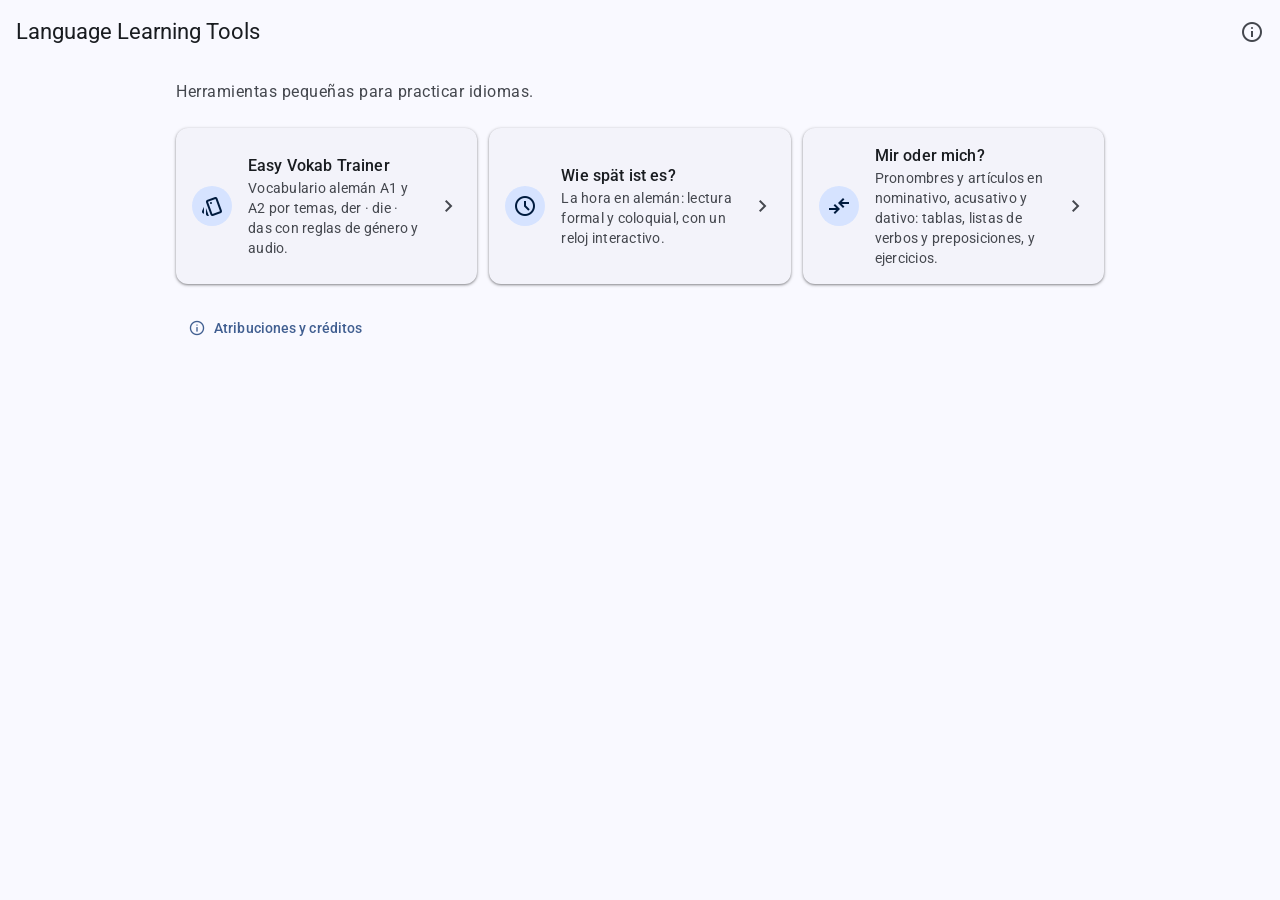
<file: index.html>
<!doctype html>
<html lang="es">
<head>
<meta charset="utf-8">
<meta name="viewport" content="width=device-width, initial-scale=1, viewport-fit=cover">
<meta name="theme-color" content="#F9F9FF" media="(prefers-color-scheme: light)">
<meta name="theme-color" content="#111318" media="(prefers-color-scheme: dark)">
<title>Language Learning Tools</title>
<link rel="stylesheet" href="https://fonts.googleapis.com/css2?family=Roboto:wght@400;500;700&display=swap">
<link rel="stylesheet" href="https://fonts.googleapis.com/css2?family=Material+Symbols+Outlined:opsz,wght,FILL,GRAD@20..48,400,0..1,0&display=swap">
<link rel="stylesheet" href="material.css">
<style>
.lead{margin:8px 0 24px}
.tools{list-style:none;margin:0;padding:0;display:grid;gap:12px;grid-template-columns:repeat(auto-fill,minmax(min(100%,300px),1fr))}
.tools .md-card{height:100%}
</style>
</head>
<body>
<header class="md-top">
  <div class="md-top-in pad-start has-action"><h1>Language Learning Tools</h1><a class="md-icon-btn" href="atribuciones/" aria-label="Atribuciones" title="Atribuciones"><span class="md-icon" aria-hidden="true">info</span></a></div>
</header>

<main class="md-main no-nav">
  <p class="t-body-l muted lead">Herramientas pequeñas para practicar idiomas.</p>

  <!-- Para agregar una herramienta: copia un <li>, cambia la carpeta, el icono (nombre de Material Symbols), el título y la descripción. -->
  <ul class="tools">
    <li>
      <a class="md-card elevated md-card-link md-card-row" href="easy-vokab-trainer/">
        <span class="md-avatar"><span class="md-icon" aria-hidden="true">style</span></span>
        <span class="md-body">
          <span class="t-title-m" style="display:block">Easy Vokab Trainer</span>
          <span class="t-body-m muted" style="display:block">Vocabulario alemán A1 y A2 por temas, der · die · das con reglas de género y audio.</span>
        </span>
        <span class="md-icon muted" aria-hidden="true">chevron_right</span>
      </a>
    </li>
    <li>
      <a class="md-card elevated md-card-link md-card-row" href="wie-spaet-ist-es/">
        <span class="md-avatar"><span class="md-icon" aria-hidden="true">schedule</span></span>
        <span class="md-body">
          <span class="t-title-m" style="display:block">Wie spät ist es?</span>
          <span class="t-body-m muted" style="display:block">La hora en alemán: lectura formal y coloquial, con un reloj interactivo.</span>
        </span>
        <span class="md-icon muted" aria-hidden="true">chevron_right</span>
      </a>
    </li>
    <li>
      <a class="md-card elevated md-card-link md-card-row" href="mir-oder-mich/">
        <span class="md-avatar"><span class="md-icon" aria-hidden="true">compare_arrows</span></span>
        <span class="md-body">
          <span class="t-title-m" style="display:block">Mir oder mich?</span>
          <span class="t-body-m muted" style="display:block">Pronombres y artículos en nominativo, acusativo y dativo: tablas, listas de verbos y preposiciones, y ejercicios.</span>
        </span>
        <span class="md-icon muted" aria-hidden="true">chevron_right</span>
      </a>
    </li>
  </ul>
  <p style="margin-top:24px"><a class="md-btn text has-icon" href="atribuciones/"><span class="md-icon" aria-hidden="true">info</span>Atribuciones y créditos</a></p>
</main>
</body>
</html>
</file>
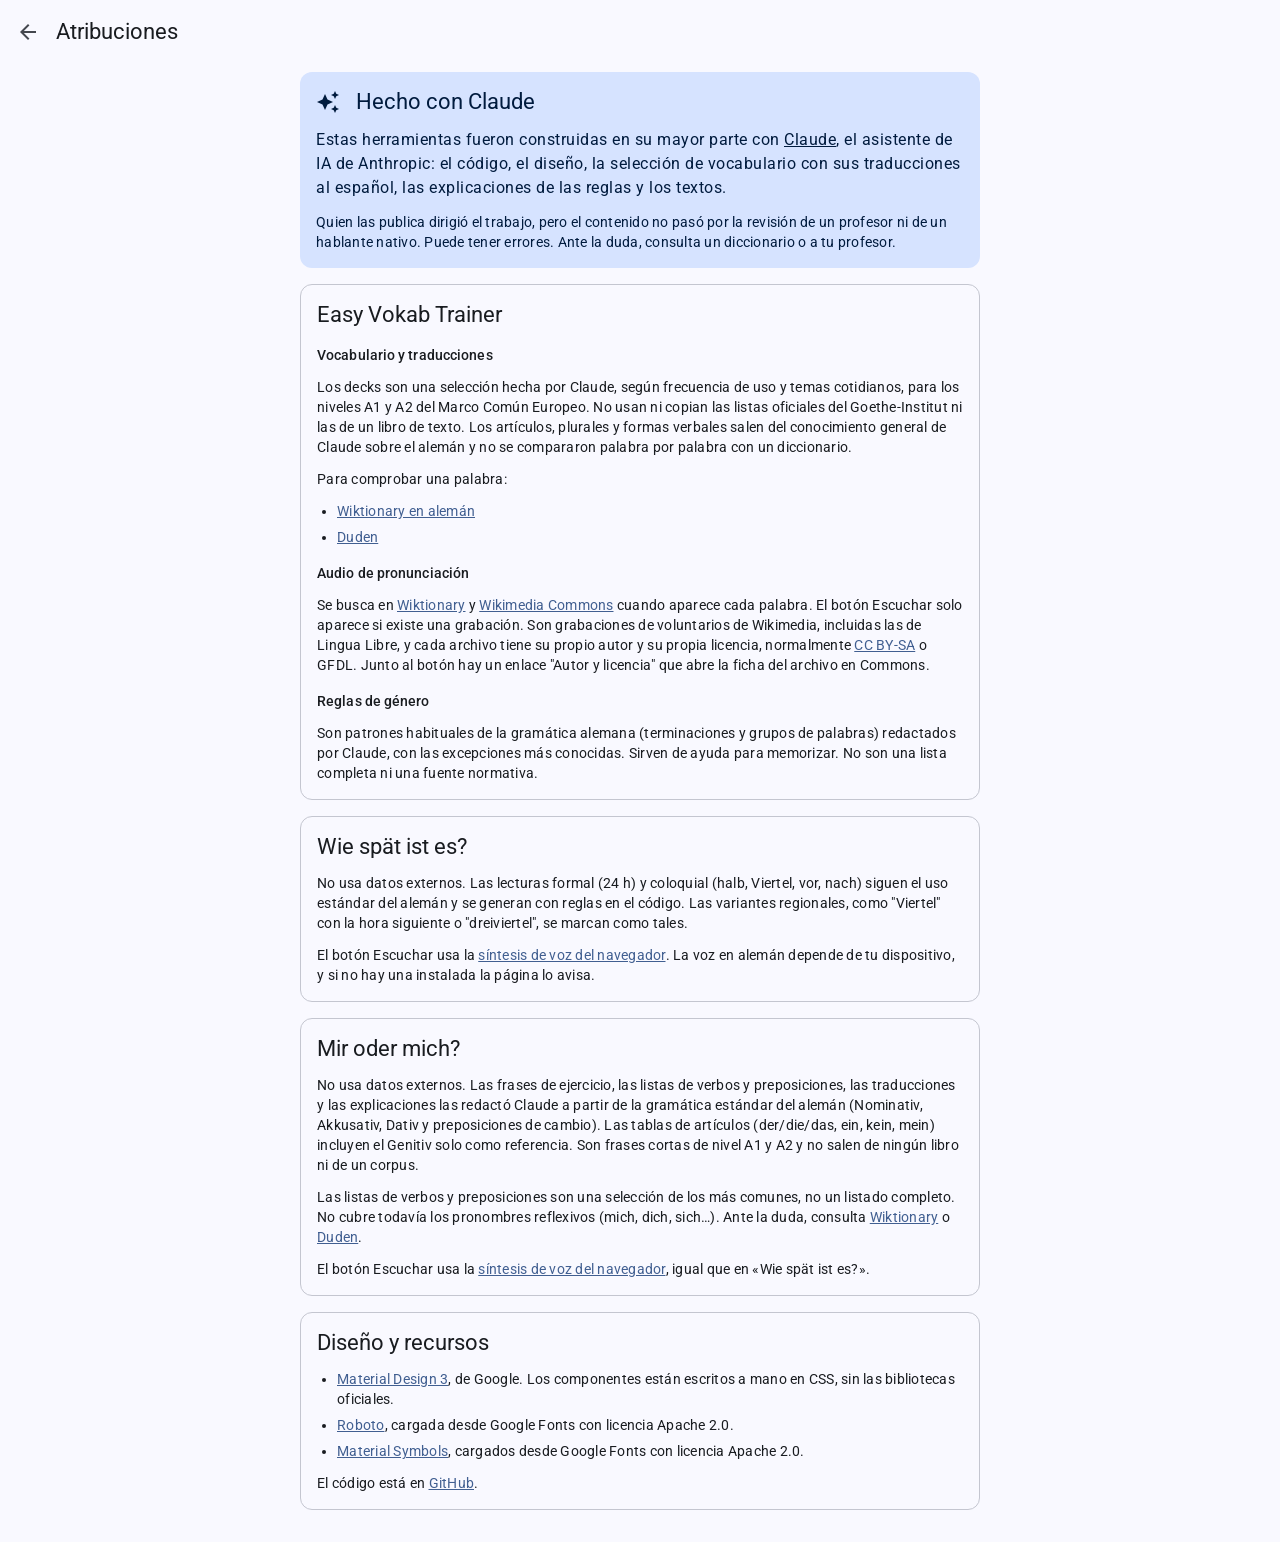
<file: atribuciones/index.html>
<!doctype html>
<html lang="es">
<head>
<meta charset="utf-8">
<meta name="viewport" content="width=device-width, initial-scale=1, viewport-fit=cover">
<meta name="theme-color" content="#F9F9FF" media="(prefers-color-scheme: light)">
<meta name="theme-color" content="#111318" media="(prefers-color-scheme: dark)">
<title>Atribuciones</title>
<link rel="stylesheet" href="https://fonts.googleapis.com/css2?family=Roboto:wght@400;500;700&display=swap">
<link rel="stylesheet" href="https://fonts.googleapis.com/css2?family=Material+Symbols+Outlined:opsz,wght,FILL,GRAD@20..48,400,0..1,0&display=swap">
<link rel="stylesheet" href="../material.css">
<style>
.page{max-width:680px;margin:0 auto;display:flex;flex-direction:column;gap:16px}
.sec{display:flex;flex-direction:column;gap:12px}
.sec h3{margin-top:4px}
.sec ul{margin:0;padding-left:20px;display:flex;flex-direction:column;gap:6px}
.sec a{color:var(--md-primary)}
.md-card.c-primary a{color:inherit;text-decoration:underline}
.sec .md-row{margin-top:4px}
</style>
</head>
<body>

<header class="md-top">
  <div class="md-top-in">
    <a class="md-icon-btn" id="back" href="../" aria-label="Volver"><span class="md-icon" aria-hidden="true">arrow_back</span></a>
    <h1>Atribuciones</h1>
  </div>
</header>

<main class="md-main no-nav">
<div class="page">

  <section class="md-card c-primary sec">
    <div class="md-card-row">
      <span class="md-icon fill" aria-hidden="true">auto_awesome</span>
      <h2 class="t-title-l">Hecho con Claude</h2>
    </div>
    <p class="t-body-l">Estas herramientas fueron construidas en su mayor parte con <a href="https://claude.ai" target="_blank" rel="noopener">Claude</a>, el asistente de IA de Anthropic: el código, el diseño, la selección de vocabulario con sus traducciones al español, las explicaciones de las reglas y los textos.</p>
    <p class="t-body-m">Quien las publica dirigió el trabajo, pero el contenido no pasó por la revisión de un profesor ni de un hablante nativo. Puede tener errores. Ante la duda, consulta un diccionario o a tu profesor.</p>
  </section>

  <section class="md-card outlined sec">
    <h2 class="t-title-l">Easy Vokab Trainer</h2>

    <h3 class="t-title-s">Vocabulario y traducciones</h3>
    <p class="t-body-m">Los decks son una selección hecha por Claude, según frecuencia de uso y temas cotidianos, para los niveles A1 y A2 del Marco Común Europeo. No usan ni copian las listas oficiales del Goethe-Institut ni las de un libro de texto. Los artículos, plurales y formas verbales salen del conocimiento general de Claude sobre el alemán y no se compararon palabra por palabra con un diccionario.</p>
    <p class="t-body-m">Para comprobar una palabra:</p>
    <ul class="t-body-m">
      <li><a href="https://de.wiktionary.org" target="_blank" rel="noopener">Wiktionary en alemán</a></li>
      <li><a href="https://www.duden.de" target="_blank" rel="noopener">Duden</a></li>
    </ul>

    <h3 class="t-title-s">Audio de pronunciación</h3>
    <p class="t-body-m">Se busca en <a href="https://de.wiktionary.org" target="_blank" rel="noopener">Wiktionary</a> y <a href="https://commons.wikimedia.org" target="_blank" rel="noopener">Wikimedia Commons</a> cuando aparece cada palabra. El botón Escuchar solo aparece si existe una grabación. Son grabaciones de voluntarios de Wikimedia, incluidas las de Lingua Libre, y cada archivo tiene su propio autor y su propia licencia, normalmente <a href="https://creativecommons.org/licenses/by-sa/4.0/deed.es" target="_blank" rel="noopener">CC BY-SA</a> o GFDL. Junto al botón hay un enlace "Autor y licencia" que abre la ficha del archivo en Commons.</p>

    <h3 class="t-title-s">Reglas de género</h3>
    <p class="t-body-m">Son patrones habituales de la gramática alemana (terminaciones y grupos de palabras) redactados por Claude, con las excepciones más conocidas. Sirven de ayuda para memorizar. No son una lista completa ni una fuente normativa.</p>
  </section>

  <section class="md-card outlined sec">
    <h2 class="t-title-l">Wie spät ist es?</h2>
    <p class="t-body-m">No usa datos externos. Las lecturas formal (24 h) y coloquial (halb, Viertel, vor, nach) siguen el uso estándar del alemán y se generan con reglas en el código. Las variantes regionales, como "Viertel" con la hora siguiente o "dreiviertel", se marcan como tales.</p>
    <p class="t-body-m">El botón Escuchar usa la <a href="https://developer.mozilla.org/es/docs/Web/API/Web_Speech_API" target="_blank" rel="noopener">síntesis de voz del navegador</a>. La voz en alemán depende de tu dispositivo, y si no hay una instalada la página lo avisa.</p>
  </section>

  <section class="md-card outlined sec">
    <h2 class="t-title-l">Mir oder mich?</h2>
    <p class="t-body-m">No usa datos externos. Las frases de ejercicio, las listas de verbos y preposiciones, las traducciones y las explicaciones las redactó Claude a partir de la gramática estándar del alemán (Nominativ, Akkusativ, Dativ y preposiciones de cambio). Las tablas de artículos (der/die/das, ein, kein, mein) incluyen el Genitiv solo como referencia. Son frases cortas de nivel A1 y A2 y no salen de ningún libro ni de un corpus.</p>
    <p class="t-body-m">Las listas de verbos y preposiciones son una selección de los más comunes, no un listado completo. No cubre todavía los pronombres reflexivos (mich, dich, sich…). Ante la duda, consulta <a href="https://de.wiktionary.org" target="_blank" rel="noopener">Wiktionary</a> o <a href="https://www.duden.de" target="_blank" rel="noopener">Duden</a>.</p>
    <p class="t-body-m">El botón Escuchar usa la <a href="https://developer.mozilla.org/es/docs/Web/API/Web_Speech_API" target="_blank" rel="noopener">síntesis de voz del navegador</a>, igual que en «Wie spät ist es?».</p>
  </section>

  <section class="md-card outlined sec">
    <h2 class="t-title-l">Diseño y recursos</h2>
    <ul class="t-body-m">
      <li><a href="https://m3.material.io" target="_blank" rel="noopener">Material Design 3</a>, de Google. Los componentes están escritos a mano en CSS, sin las bibliotecas oficiales.</li>
      <li><a href="https://fonts.google.com/specimen/Roboto" target="_blank" rel="noopener">Roboto</a>, cargada desde Google Fonts con licencia Apache 2.0.</li>
      <li><a href="https://fonts.google.com/icons" target="_blank" rel="noopener">Material Symbols</a>, cargados desde Google Fonts con licencia Apache 2.0.</li>
    </ul>
    <p class="t-body-m">El código está en <a href="https://github.com/sflorezs1/language-learning-tools" target="_blank" rel="noopener">GitHub</a>.</p>
  </section>

</div>
</main>

<script>
/* Si vienes de una herramienta, el botón vuelve a ella; si no, va al índice. */
document.getElementById('back').addEventListener('click', function (e) {
  try {
    if (history.length > 1 && document.referrer && new URL(document.referrer).origin === location.origin) { e.preventDefault(); history.back(); }
  } catch (err) {}
});
</script>
</body>
</html>
</file>
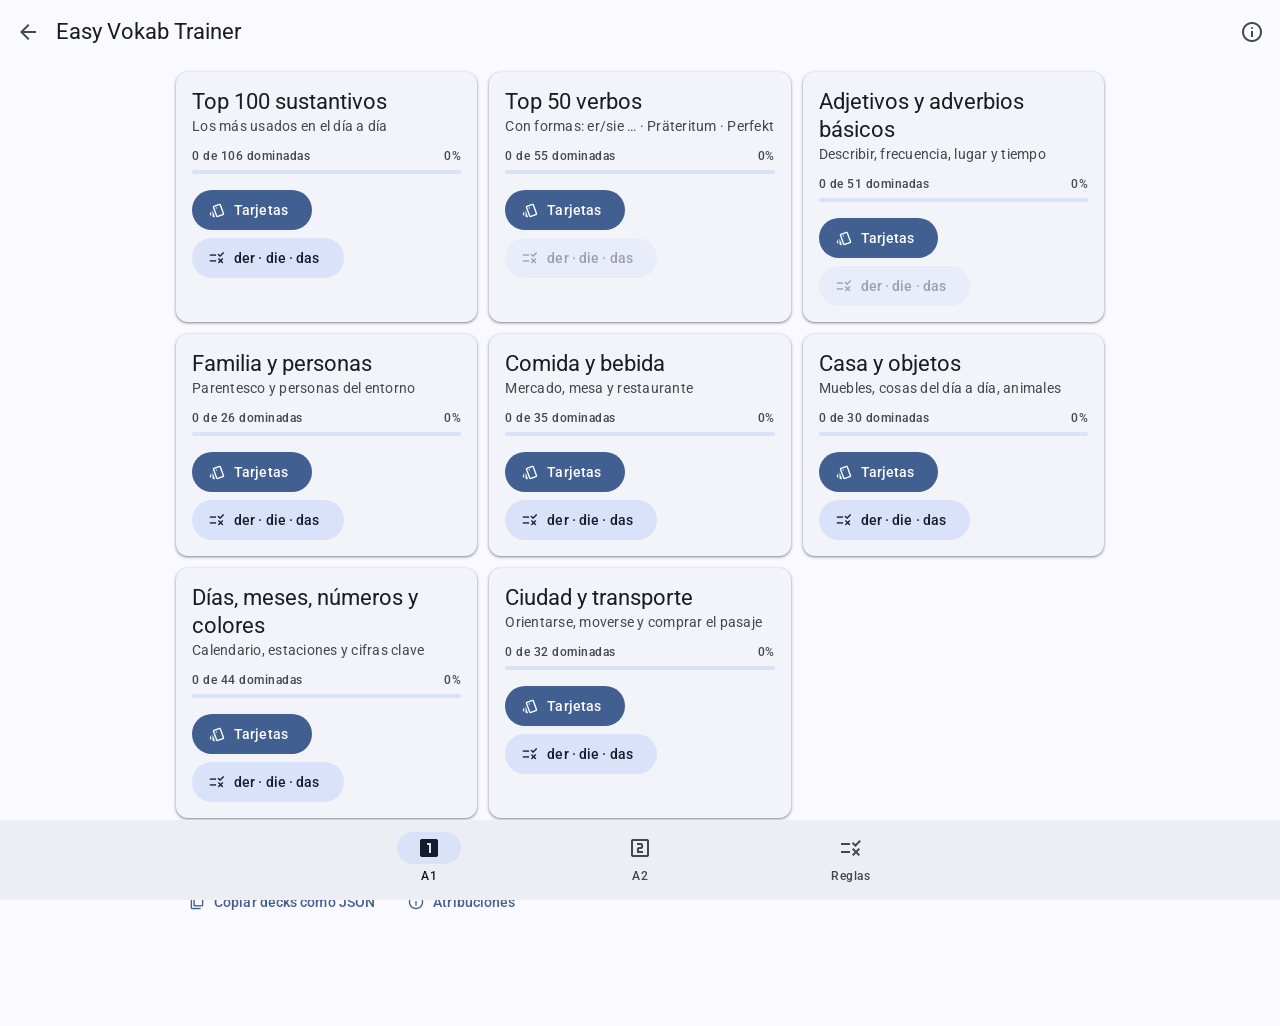
<file: easy-vokab-trainer/index.html>
<!doctype html>
<html lang="es">
<head>
<meta charset="utf-8">
<meta name="viewport" content="width=device-width, initial-scale=1, viewport-fit=cover">
<meta name="theme-color" content="#F9F9FF" media="(prefers-color-scheme: light)">
<meta name="theme-color" content="#111318" media="(prefers-color-scheme: dark)">
<title>Easy Vokab Trainer</title>
<link rel="stylesheet" href="https://fonts.googleapis.com/css2?family=Roboto:wght@400;500;700&display=swap">
<link rel="stylesheet" href="https://fonts.googleapis.com/css2?family=Material+Symbols+Outlined:opsz,wght,FILL,GRAD@20..48,400,0..1,0&display=swap">
<link rel="stylesheet" href="../material.css">
<style>
/* Artículos: der = primary (azul), die = error (rojo), das = success (verde); ver .md-gender-* en material.css */
.view{max-width:960px;margin:0 auto}
.session{max-width:600px;margin:0 auto;display:flex;flex-direction:column;gap:16px}
.decks{display:grid;gap:12px;grid-template-columns:repeat(auto-fill,minmax(min(100%,300px),1fr))}
.deck{display:flex;flex-direction:column;gap:12px}
.deck-meta{display:flex;justify-content:space-between;gap:8px;color:var(--md-on-surface-variant)}
.deck .md-row{margin-top:4px}
.note{margin-top:24px;display:flex;flex-direction:column;gap:8px;align-items:flex-start}
.s-top{display:flex;align-items:center;gap:16px}
.s-top .md-progress{flex:1}
.flash{min-height:300px;display:flex;flex-direction:column;align-items:center;justify-content:center;gap:12px;text-align:center;padding:24px 16px}
.flash .word{overflow-wrap:anywhere}
.art{font-weight:500;color:var(--c)}
.cap{color:var(--md-on-surface-variant);text-transform:uppercase}
.actions{display:flex;gap:8px}
.actions .md-btn{flex:1}
.three{display:grid;grid-template-columns:repeat(3,1fr);gap:12px}
.art-btn{position:relative;overflow:hidden;min-height:72px;border:2px solid var(--c);border-radius:16px;background:transparent;color:var(--c);font:500 24px/32px var(--md-font);letter-spacing:0;cursor:pointer;-webkit-tap-highlight-color:transparent}
.art-btn::before{content:"";position:absolute;inset:0;background:currentColor;opacity:0;transition:opacity .15s}
.art-btn:hover:not(:disabled)::before{opacity:.08}
.art-btn.right{background:var(--c);color:var(--on-c)}
.art-btn.wrong{background:var(--cc);color:var(--on-cc);border-style:dashed}
.art-btn:disabled{cursor:default}
.art-btn:disabled:not(.right):not(.wrong){opacity:.38}
.verdict{display:flex;align-items:center;gap:8px;min-height:28px}
.verdict.ok{color:var(--md-success)}.verdict.no{color:var(--md-error)}
.badge{display:inline-block;padding:0 10px;border-radius:999px;background:var(--c);color:var(--on-c);font:500 12px/20px var(--md-font);letter-spacing:.5px}
.rule-card{background:var(--cc);color:var(--on-cc);display:flex;flex-direction:column;gap:8px}
.rule-card.none{background:var(--md-surface-container-high);color:var(--md-on-surface)}
.rule-head{display:flex;flex-wrap:wrap;align-items:center;gap:8px 12px}
.end{padding:0 8px;border-radius:4px;background:var(--md-surface);color:var(--md-on-surface);font:500 14px/24px ui-monospace,Menlo,Consolas,monospace}
.rule-card .meta b{margin-right:6px}
.status{display:flex;align-items:center;gap:8px;font-weight:500}
.rules{display:flex;flex-direction:column;gap:12px}
.rules-top{display:flex;flex-direction:column;gap:16px;margin-bottom:16px}
.chk-out{min-height:24px}
.t-der{color:var(--md-primary);font-weight:500}.t-die{color:var(--md-error);font-weight:500}.t-das{color:var(--md-success);font-weight:500}
.playing .md-icon{font-variation-settings:"FILL" 1,"wght" 400,"GRAD" 0,"opsz" 20}
.done{text-align:center;display:flex;flex-direction:column;align-items:center;gap:8px;padding:32px 0}
.done .md-row{justify-content:center;margin-top:16px}
</style>
</head>
<body>

<header class="md-top">
  <div class="md-top-in has-action">
    <a class="md-icon-btn" id="up" href="../" aria-label="Todas las herramientas"><span class="md-icon" aria-hidden="true">arrow_back</span></a>
    <h1 id="title">Easy Vokab Trainer</h1>
    <a class="md-icon-btn" href="../atribuciones/" aria-label="Atribuciones" title="Atribuciones"><span class="md-icon" aria-hidden="true">info</span></a>
  </div>
</header>

<main class="md-main"><div class="view" id="app"></div></main>

<nav class="md-nav" role="tablist" aria-label="Niveles">
  <div class="md-nav-in">
    <button class="md-nav-item" role="tab" data-lv="A1" aria-selected="true"><span class="md-nav-ind"><span class="md-icon" aria-hidden="true">looks_one</span></span><span>A1</span></button>
    <button class="md-nav-item" role="tab" data-lv="A2" aria-selected="false"><span class="md-nav-ind"><span class="md-icon" aria-hidden="true">looks_two</span></span><span>A2</span></button>
    <button class="md-nav-item" role="tab" data-lv="R" aria-selected="false"><span class="md-nav-ind"><span class="md-icon" aria-hidden="true">rule</span></span><span>Reglas</span></button>
  </div>
</nav>

<div class="md-snack" id="snack" role="status" aria-live="polite"></div>

<script>
/* ---------- Datos ----------
   Formato: der|die|das|v|a|x  |  palabra  |  plural o formas  |  español
   Selección propia de vocabulario frecuente por nivel y tema (no es copia de la lista oficial del Goethe). */
const D = [
{id:'a1-n100',lv:'A1',title:'Top 100 sustantivos',sub:'Los más usados en el día a día',raw:`
der|Tag|Tage|día
die|Zeit|Zeiten|tiempo
das|Jahr|Jahre|año
der|Mann|Männer|hombre
die|Frau|Frauen|mujer
das|Kind|Kinder|niño/a
der|Mensch|Menschen|persona, ser humano
das|Haus|Häuser|casa
die|Stadt|Städte|ciudad
das|Land|Länder|país
die|Welt|Welten|mundo
die|Arbeit|Arbeiten|trabajo
das|Geld|-|dinero
der|Freund|Freunde|amigo
die|Freundin|Freundinnen|amiga
die|Familie|Familien|familia
der|Name|Namen|nombre
die|Frage|Fragen|pregunta
die|Antwort|Antworten|respuesta
das|Wort|Wörter|palabra
die|Sprache|Sprachen|idioma
das|Buch|Bücher|libro
die|Schule|Schulen|escuela
der|Lehrer|Lehrer|profesor
die|Lehrerin|Lehrerinnen|profesora
die|Stunde|Stunden|hora
die|Minute|Minuten|minuto
die|Woche|Wochen|semana
der|Monat|Monate|mes
der|Morgen|Morgen|mañana (parte del día)
der|Abend|Abende|tarde-noche
die|Nacht|Nächte|noche
das|Wasser|-|agua
das|Essen|-|comida
das|Brot|Brote|pan
der|Kaffee|Kaffees|café
der|Tee|Tees|té
die|Milch|-|leche
das|Auto|Autos|carro, auto
der|Bus|Busse|bus
der|Zug|Züge|tren
das|Flugzeug|Flugzeuge|avión
die|Straße|Straßen|calle
der|Platz|Plätze|plaza, lugar
das|Zimmer|Zimmer|habitación
die|Wohnung|Wohnungen|apartamento
die|Tür|Türen|puerta
das|Fenster|Fenster|ventana
der|Tisch|Tische|mesa
der|Stuhl|Stühle|silla
das|Bett|Betten|cama
die|Küche|Küchen|cocina
das|Bad|Bäder|baño
der|Garten|Gärten|jardín
das|Telefon|Telefone|teléfono
das|Handy|Handys|celular
der|Computer|Computer|computador
die|Adresse|Adressen|dirección
die|Nummer|Nummern|número
der|Brief|Briefe|carta
die|E-Mail|E-Mails|correo electrónico
das|Problem|Probleme|problema
die|Hilfe|-|ayuda
der|Spaß|-|diversión
das|Wetter|-|clima
die|Sonne|Sonnen|sol
der|Regen|-|lluvia
die|Hand|Hände|mano
der|Kopf|Köpfe|cabeza
das|Auge|Augen|ojo
der|Preis|Preise|precio
die|Gruppe|Gruppen|grupo
der|Termin|Termine|cita, fecha fija
das|Ding|Dinge|cosa (objeto)
die|Sache|Sachen|cosa, asunto
der|Fehler|Fehler|error
das|Beispiel|Beispiele|ejemplo
die|Information|Informationen|información
die|Reise|Reisen|viaje
der|Urlaub|Urlaube|vacaciones
das|Fest|Feste|fiesta, celebración
die|Party|Partys|fiesta (party)
die|Musik|-|música
das|Lied|Lieder|canción
der|Film|Filme|película
das|Spiel|Spiele|juego, partido
der|Sport|-|deporte
das|Bild|Bilder|imagen, cuadro
die|Zeitung|Zeitungen|periódico
der|Bahnhof|Bahnhöfe|estación de tren
der|Flughafen|Flughäfen|aeropuerto
das|Hotel|Hotels|hotel
das|Restaurant|Restaurants|restaurante
das|Café|Cafés|cafetería
der|Supermarkt|Supermärkte|supermercado
die|Bank|Banken|banco
die|Apotheke|Apotheken|farmacia
der|Arzt|Ärzte|médico
die|Ärztin|Ärztinnen|médica
das|Krankenhaus|Krankenhäuser|hospital
die|Tasche|Taschen|bolso, bolsa
der|Schlüssel|Schlüssel|llave
die|Uhr|Uhren|reloj, hora
das|Ticket|Tickets|tiquete, boleto
die|Karte|Karten|tarjeta, mapa, carta
die|Rechnung|Rechnungen|cuenta, factura
`},
{id:'a1-verbs',lv:'A1',title:'Top 50 verbos',sub:'Con formas: er/sie … · Präteritum · Perfekt',raw:`
v|sein|ist · war · ist gewesen|ser, estar
v|haben|hat · hatte · hat gehabt|tener
v|werden|wird · wurde · ist geworden|llegar a ser, volverse
v|können|kann · konnte · hat gekonnt|poder, saber (hacer)
v|müssen|muss · musste · hat gemusst|tener que
v|wollen|will · wollte · hat gewollt|querer
v|möchten|möchte|querer (cortés)
v|gehen|geht · ging · ist gegangen|ir, caminar
v|kommen|kommt · kam · ist gekommen|venir
v|machen|macht · machte · hat gemacht|hacer
v|sagen|sagt · sagte · hat gesagt|decir
v|sprechen|spricht · sprach · hat gesprochen|hablar
v|essen|isst · aß · hat gegessen|comer
v|trinken|trinkt · trank · hat getrunken|beber
v|sehen|sieht · sah · hat gesehen|ver
v|hören|hört · hörte · hat gehört|oír, escuchar
v|lesen|liest · las · hat gelesen|leer
v|schreiben|schreibt · schrieb · hat geschrieben|escribir
v|lernen|lernt · lernte · hat gelernt|aprender, estudiar
v|arbeiten|arbeitet · arbeitete · hat gearbeitet|trabajar
v|wohnen|wohnt · wohnte · hat gewohnt|vivir (residir)
v|leben|lebt · lebte · hat gelebt|vivir (existir)
v|heißen|heißt · hieß · hat geheißen|llamarse
v|kaufen|kauft · kaufte · hat gekauft|comprar
v|fahren|fährt · fuhr · ist gefahren|ir (en vehículo), conducir
v|fliegen|fliegt · flog · ist geflogen|volar
v|laufen|läuft · lief · ist gelaufen|correr, caminar
v|spielen|spielt · spielte · hat gespielt|jugar, tocar
v|schlafen|schläft · schlief · hat geschlafen|dormir
v|stehen|steht · stand · hat gestanden|estar de pie
v|sitzen|sitzt · saß · hat gesessen|estar sentado
v|liegen|liegt · lag · hat gelegen|estar acostado/ubicado
v|nehmen|nimmt · nahm · hat genommen|tomar, coger
v|geben|gibt · gab · hat gegeben|dar
v|finden|findet · fand · hat gefunden|encontrar
v|suchen|sucht · suchte · hat gesucht|buscar
v|brauchen|braucht · brauchte · hat gebraucht|necesitar
v|mögen|mag · mochte · hat gemocht|gustar, querer
v|wissen|weiß · wusste · hat gewusst|saber
v|kennen|kennt · kannte · hat gekannt|conocer
v|fragen|fragt · fragte · hat gefragt|preguntar
v|antworten|antwortet · antwortete · hat geantwortet|responder
v|verstehen|versteht · verstand · hat verstanden|entender
v|helfen|hilft · half · hat geholfen|ayudar
v|warten|wartet · wartete · hat gewartet|esperar
v|anrufen|ruft an · rief an · hat angerufen|llamar por teléfono
v|aufstehen|steht auf · stand auf · ist aufgestanden|levantarse
v|anfangen|fängt an · fing an · hat angefangen|empezar
v|bleiben|bleibt · blieb · ist geblieben|quedarse
v|treffen|trifft · traf · hat getroffen|encontrarse con
v|zeigen|zeigt · zeigte · hat gezeigt|mostrar
v|kosten|kostet · kostete · hat gekostet|costar
v|bezahlen|bezahlt · bezahlte · hat bezahlt|pagar
v|öffnen|öffnet · öffnete · hat geöffnet|abrir
v|schließen|schließt · schloss · hat geschlossen|cerrar
`},
{id:'a1-adj',lv:'A1',title:'Adjetivos y adverbios básicos',sub:'Describir, frecuencia, lugar y tiempo',raw:`
a|gut||bueno, bien
a|schlecht||malo, mal
a|groß||grande, alto
a|klein||pequeño
a|neu||nuevo
a|alt||viejo
a|jung||joven
a|schön||bonito, hermoso
a|schnell||rápido
a|langsam||lento
a|teuer||caro
a|billig||barato
a|heiß||caliente (muy)
a|kalt||frío
a|warm||tibio, cálido
a|müde||cansado
a|krank||enfermo
a|gesund||sano
a|glücklich||feliz
a|traurig||triste
a|freundlich||amable
a|nett||simpático, agradable
a|richtig||correcto
a|falsch||incorrecto, falso
a|leicht||fácil, ligero
a|schwer||difícil, pesado
a|wichtig||importante
a|interessant||interesante
a|langweilig||aburrido
a|lang||largo
a|kurz||corto
x|viel||mucho
x|wenig||poco
x|sehr||muy
x|auch||también
x|nicht||no
x|nur||solo, solamente
x|immer||siempre
x|oft||a menudo
x|manchmal||a veces
x|nie||nunca
x|hier||aquí
x|dort||allí
x|jetzt||ahora
x|heute||hoy
x|morgen||mañana (día siguiente)
x|gestern||ayer
x|schon||ya
x|noch||todavía, aún
x|zusammen||juntos
x|vielleicht||quizás
`},
{id:'a1-family',lv:'A1',title:'Familia y personas',sub:'Parentesco y personas del entorno',raw:`
der|Vater|Väter|padre
die|Mutter|Mütter|madre
der|Bruder|Brüder|hermano
die|Schwester|Schwestern|hermana
der|Sohn|Söhne|hijo
die|Tochter|Töchter|hija
die|Eltern|Eltern|padres (pl.)
der|Großvater|Großväter|abuelo
die|Großmutter|Großmütter|abuela
der|Onkel|Onkel|tío
die|Tante|Tanten|tía
der|Cousin|Cousins|primo
die|Cousine|Cousinen|prima
der|Ehemann|Ehemänner|esposo
die|Ehefrau|Ehefrauen|esposa
das|Baby|Babys|bebé
der|Junge|Jungen|niño, chico
das|Mädchen|Mädchen|niña, chica
der|Nachbar|Nachbarn|vecino
der|Gast|Gäste|invitado, huésped
der|Chef|Chefs|jefe
der|Kollege|Kollegen|compañero de trabajo
der|Verkäufer|Verkäufer|vendedor
die|Person|Personen|persona
die|Leute|Leute|gente (pl.)
der|Herr|Herren|señor
`},
{id:'a1-food',lv:'A1',title:'Comida y bebida',sub:'Mercado, mesa y restaurante',raw:`
der|Apfel|Äpfel|manzana
die|Banane|Bananen|banano
die|Orange|Orangen|naranja
die|Tomate|Tomaten|tomate
die|Kartoffel|Kartoffeln|papa
der|Salat|Salate|ensalada
das|Gemüse|-|verduras
das|Obst|-|fruta
das|Fleisch|-|carne
der|Fisch|Fische|pescado
das|Ei|Eier|huevo
der|Käse|-|queso
die|Butter|-|mantequilla
der|Reis|-|arroz
die|Nudel|Nudeln|fideo, pasta
die|Suppe|Suppen|sopa
der|Kuchen|Kuchen|torta, pastel
die|Schokolade|Schokoladen|chocolate
der|Zucker|-|azúcar
das|Salz|-|sal
das|Bier|Biere|cerveza
der|Wein|Weine|vino
der|Saft|Säfte|jugo
das|Frühstück|Frühstücke|desayuno
das|Mittagessen|Mittagessen|almuerzo
das|Abendessen|Abendessen|cena
die|Speisekarte|Speisekarten|menú, carta
der|Hunger|-|hambre
der|Durst|-|sed
das|Glas|Gläser|vaso
die|Flasche|Flaschen|botella
der|Teller|Teller|plato
die|Gabel|Gabeln|tenedor
der|Löffel|Löffel|cuchara
das|Messer|Messer|cuchillo
`},
{id:'a1-home',lv:'A1',title:'Casa y objetos',sub:'Muebles, cosas del día a día, animales',raw:`
die|Lampe|Lampen|lámpara
das|Sofa|Sofas|sofá
der|Schrank|Schränke|armario
das|Regal|Regale|estante
der|Spiegel|Spiegel|espejo
die|Dusche|Duschen|ducha
die|Toilette|Toiletten|baño (inodoro)
das|Schlafzimmer|Schlafzimmer|dormitorio
das|Wohnzimmer|Wohnzimmer|sala
der|Balkon|Balkone|balcón
der|Keller|Keller|sótano
der|Fernseher|Fernseher|televisor
der|Kühlschrank|Kühlschränke|nevera
der|Herd|Herde|estufa
die|Waschmaschine|Waschmaschinen|lavadora
die|Tasse|Tassen|taza
der|Stift|Stifte|lápiz, esfero
das|Heft|Hefte|cuaderno
das|Papier|Papiere|papel
die|Brille|Brillen|gafas
der|Koffer|Koffer|maleta
der|Rucksack|Rucksäcke|mochila
das|Foto|Fotos|foto
die|Kamera|Kameras|cámara
der|Regenschirm|Regenschirme|paraguas
die|Blume|Blumen|flor
der|Baum|Bäume|árbol
der|Hund|Hunde|perro
die|Katze|Katzen|gato
der|Vogel|Vögel|pájaro
`},
{id:'a1-calendar',lv:'A1',title:'Días, meses, números y colores',sub:'Calendario, estaciones y cifras clave',raw:`
der|Montag|-|lunes
der|Dienstag|-|martes
der|Mittwoch|-|miércoles
der|Donnerstag|-|jueves
der|Freitag|-|viernes
der|Samstag|-|sábado
der|Sonntag|-|domingo
der|Januar|-|enero
der|Februar|-|febrero
der|März|-|marzo
der|April|-|abril
der|Mai|-|mayo
der|Juni|-|junio
der|Juli|-|julio
der|August|-|agosto
der|September|-|septiembre
der|Oktober|-|octubre
der|November|-|noviembre
der|Dezember|-|diciembre
der|Frühling|-|primavera
der|Sommer|-|verano
der|Herbst|-|otoño
der|Winter|-|invierno
x|eins||1
x|zwei||2
x|drei||3
x|vier||4
x|fünf||5
x|sechs||6
x|sieben||7
x|acht||8
x|neun||9
x|zehn||10
x|zwanzig||20
x|hundert||100
x|tausend||1000
a|rot||rojo
a|blau||azul
a|grün||verde
a|gelb||amarillo
a|schwarz||negro
a|weiß||blanco
a|grau||gris
a|braun||café, marrón
`},
{id:'a1-city',lv:'A1',title:'Ciudad y transporte',sub:'Orientarse, moverse y comprar el pasaje',raw:`
die|Haltestelle|Haltestellen|parada
die|U-Bahn|U-Bahnen|metro
die|Straßenbahn|Straßenbahnen|tranvía
das|Taxi|Taxis|taxi
das|Fahrrad|Fahrräder|bicicleta
der|Park|Parks|parque
die|Kirche|Kirchen|iglesia
das|Museum|Museen|museo
das|Kino|Kinos|cine
die|Post|-|correo
die|Polizei|-|policía
der|Markt|Märkte|mercado
der|Laden|Läden|tienda
die|Bäckerei|Bäckereien|panadería
die|Ampel|Ampeln|semáforo
die|Brücke|Brücken|puente
die|Ecke|Ecken|esquina
die|Kreuzung|Kreuzungen|cruce
der|Weg|Wege|camino
die|Richtung|Richtungen|dirección (sentido)
der|Eingang|Eingänge|entrada
der|Ausgang|Ausgänge|salida
das|Gleis|Gleise|andén, vía
die|Fahrkarte|Fahrkarten|pasaje
die|Abfahrt|Abfahrten|salida (de un tren)
die|Ankunft|Ankünfte|llegada
der|Stadtplan|Stadtpläne|plano de la ciudad
der|Parkplatz|Parkplätze|parqueadero
die|Tankstelle|Tankstellen|estación de gasolina
x|links||a la izquierda
x|rechts||a la derecha
x|geradeaus||derecho, todo recto
`},

{id:'a2-n100',lv:'A2',title:'Top 100 sustantivos',sub:'Opiniones, planes, naturaleza, sociedad',raw:`
die|Meinung|Meinungen|opinión
der|Grund|Gründe|razón, motivo
die|Idee|Ideen|idea
die|Erfahrung|Erfahrungen|experiencia
die|Möglichkeit|Möglichkeiten|posibilidad
die|Entscheidung|Entscheidungen|decisión
der|Unterschied|Unterschiede|diferencia
das|Ergebnis|Ergebnisse|resultado
die|Situation|Situationen|situación
das|Thema|Themen|tema
die|Geschichte|Geschichten|historia, cuento
die|Nachricht|Nachrichten|mensaje, noticia
das|Gespräch|Gespräche|conversación
die|Einladung|Einladungen|invitación
der|Besuch|Besuche|visita
die|Erinnerung|Erinnerungen|recuerdo
der|Wunsch|Wünsche|deseo
der|Plan|Pläne|plan
das|Ziel|Ziele|meta, destino
der|Anfang|Anfänge|comienzo
das|Ende|Enden|final
der|Teil|Teile|parte
die|Art|Arten|tipo, manera
die|Ordnung|-|orden
die|Sicherheit|-|seguridad
die|Gesundheit|-|salud
die|Wirtschaft|-|economía
die|Gesellschaft|Gesellschaften|sociedad
die|Regierung|Regierungen|gobierno
das|Gesetz|Gesetze|ley
die|Zukunft|-|futuro
die|Vergangenheit|-|pasado
der|Verkehr|-|tráfico
der|Unfall|Unfälle|accidente
der|Lärm|-|ruido
die|Umwelt|-|medio ambiente
die|Natur|-|naturaleza
das|Tier|Tiere|animal
die|Pflanze|Pflanzen|planta
das|Feuer|Feuer|fuego
die|Luft|-|aire
der|Berg|Berge|montaña
der|See|Seen|lago
das|Meer|Meere|mar
der|Strand|Strände|playa
der|Fluss|Flüsse|río
der|Wald|Wälder|bosque
die|Insel|Inseln|isla
das|Ausland|-|extranjero
die|Grenze|Grenzen|frontera
die|Kultur|Kulturen|cultura
die|Tradition|Traditionen|tradición
die|Zeitschrift|Zeitschriften|revista
das|Programm|Programme|programa
das|Internet|-|internet
die|Seite|Seiten|página, lado
das|Passwort|Passwörter|contraseña
die|Veranstaltung|Veranstaltungen|evento
die|Prüfung|Prüfungen|examen
die|Note|Noten|nota, calificación
der|Kurs|Kurse|curso
die|Aufgabe|Aufgaben|tarea, ejercicio
die|Übung|Übungen|práctica, ejercicio
die|Lösung|Lösungen|solución
der|Satz|Sätze|oración
der|Text|Texte|texto
die|Grammatik|-|gramática
die|Bedeutung|Bedeutungen|significado
der|Inhalt|Inhalte|contenido
die|Verbindung|Verbindungen|conexión
der|Vorschlag|Vorschläge|propuesta
der|Eindruck|Eindrücke|impresión
der|Streit|Streite|pelea, discusión
der|Mut|-|valor, coraje
die|Angst|Ängste|miedo
die|Liebe|-|amor
das|Glück|-|suerte, felicidad
die|Hoffnung|Hoffnungen|esperanza
die|Sorge|Sorgen|preocupación
die|Wahrheit|Wahrheiten|verdad
die|Lüge|Lügen|mentira
das|Recht|Rechte|derecho
die|Pflicht|Pflichten|deber
die|Freiheit|Freiheiten|libertad
der|Frieden|-|paz
der|Krieg|Kriege|guerra
die|Gelegenheit|Gelegenheiten|oportunidad
die|Mitte|-|centro, mitad
die|Ahnung|Ahnungen|idea vaga, presentimiento
`},
{id:'a2-verbs',lv:'A2',title:'Top 50 verbos',sub:'Con formas: er/sie … · Präteritum · Perfekt',raw:`
v|bekommen|bekommt · bekam · hat bekommen|recibir
v|bringen|bringt · brachte · hat gebracht|traer, llevar
v|denken|denkt · dachte · hat gedacht|pensar
v|glauben|glaubt · glaubte · hat geglaubt|creer
v|hoffen|hofft · hoffte · hat gehofft|esperar (tener esperanza)
v|meinen|meint · meinte · hat gemeint|opinar, querer decir
v|erklären|erklärt · erklärte · hat erklärt|explicar
v|erzählen|erzählt · erzählte · hat erzählt|contar, narrar
v|vergessen|vergisst · vergaß · hat vergessen|olvidar
v|verlieren|verliert · verlor · hat verloren|perder
v|gewinnen|gewinnt · gewann · hat gewonnen|ganar
v|entscheiden|entscheidet · entschied · hat entschieden|decidir
v|einladen|lädt ein · lud ein · hat eingeladen|invitar
v|besuchen|besucht · besuchte · hat besucht|visitar
v|bestellen|bestellt · bestellte · hat bestellt|pedir, ordenar
v|reservieren|reserviert · reservierte · hat reserviert|reservar
v|buchen|bucht · buchte · hat gebucht|reservar (viaje, hotel)
v|abholen|holt ab · holte ab · hat abgeholt|recoger
v|ankommen|kommt an · kam an · ist angekommen|llegar
v|abfahren|fährt ab · fuhr ab · ist abgefahren|salir (un vehículo)
v|umsteigen|steigt um · stieg um · ist umgestiegen|hacer transbordo
v|mitnehmen|nimmt mit · nahm mit · hat mitgenommen|llevar consigo
v|einkaufen|kauft ein · kaufte ein · hat eingekauft|hacer compras
v|benutzen|benutzt · benutzte · hat benutzt|usar
v|verbringen|verbringt · verbrachte · hat verbracht|pasar (tiempo)
v|feiern|feiert · feierte · hat gefeiert|celebrar
v|tanzen|tanzt · tanzte · hat getanzt|bailar
v|kochen|kocht · kochte · hat gekocht|cocinar
v|backen|bäckt · backte · hat gebacken|hornear
v|putzen|putzt · putzte · hat geputzt|limpiar
v|waschen|wäscht · wusch · hat gewaschen|lavar
v|anziehen|zieht an · zog an · hat angezogen|vestir, ponerse
v|wehtun|tut weh · tat weh · hat wehgetan|doler
v|fehlen|fehlt · fehlte · hat gefehlt|faltar
v|passen|passt · passte · hat gepasst|quedar bien, encajar
v|gefallen|gefällt · gefiel · hat gefallen|gustar
v|schmecken|schmeckt · schmeckte · hat geschmeckt|saber (a)
v|ändern|ändert · änderte · hat geändert|cambiar
v|verdienen|verdient · verdiente · hat verdient|ganar (dinero), merecer
v|mieten|mietet · mietete · hat gemietet|alquilar (tomar)
v|vermieten|vermietet · vermietete · hat vermietet|alquilar (dar)
v|schicken|schickt · schickte · hat geschickt|enviar
v|erlauben|erlaubt · erlaubte · hat erlaubt|permitir
v|verbieten|verbietet · verbot · hat verboten|prohibir
v|versuchen|versucht · versuchte · hat versucht|intentar
v|vorschlagen|schlägt vor · schlug vor · hat vorgeschlagen|proponer
v|teilnehmen|nimmt teil · nahm teil · hat teilgenommen|participar
v|passieren|passiert · passierte · ist passiert|suceder
v|vorbereiten|bereitet vor · bereitete vor · hat vorbereitet|preparar
v|gehören|gehört · gehörte · hat gehört|pertenecer
v|reparieren|repariert · reparierte · hat repariert|reparar
v|kennenlernen|lernt kennen · lernte kennen · hat kennengelernt|conocer (a alguien)
`},
{id:'a2-adj',lv:'A2',title:'Adjetivos y adverbios',sub:'Matices, conectores y tiempo',raw:`
a|bereit||listo, dispuesto
a|sicher||seguro
a|gefährlich||peligroso
a|möglich||posible
a|unmöglich||imposible
a|normal||normal
a|besonders||especial, sobre todo
a|ruhig||tranquilo
a|laut||ruidoso, fuerte
a|leise||silencioso, bajito
a|sauber||limpio
a|schmutzig||sucio
a|frei||libre
a|besetzt||ocupado
a|offen||abierto
a|geschlossen||cerrado
a|voll||lleno
a|leer||vacío
a|hungrig||hambriento
a|durstig||sediento
a|pünktlich||puntual
a|spät||tarde
a|früh||temprano
a|bequem||cómodo
a|praktisch||práctico
a|ähnlich||parecido
a|verschieden||diferente, distinto
a|gleich||igual
a|einfach||sencillo, simplemente
a|schwierig||difícil
a|nützlich||útil
a|gemütlich||acogedor
a|beliebt||popular, querido
a|bekannt||conocido
a|berühmt||famoso
a|verheiratet||casado
a|ledig||soltero
a|arbeitslos||desempleado
a|zufrieden||satisfecho
x|plötzlich||de repente
x|wirklich||realmente
x|eigentlich||en realidad
x|ziemlich||bastante
x|fast||casi
x|genug||suficiente
x|zu||demasiado, a
x|ganz||completamente, entero
x|leider||lastimosamente
x|außerdem||además
x|deshalb||por eso
x|trotzdem||aun así
x|obwohl||aunque
x|bereits||ya (formal)
x|endlich||por fin
x|früher||antes, antiguamente
x|später||más tarde
x|selten||raramente
x|meistens||casi siempre
x|überall||en todas partes
x|draußen||afuera
x|drinnen||adentro
`},
{id:'a2-body',lv:'A2',title:'Cuerpo y salud',sub:'Partes del cuerpo y visita al médico',raw:`
der|Körper|Körper|cuerpo
der|Arm|Arme|brazo
das|Bein|Beine|pierna
der|Fuß|Füße|pie
der|Finger|Finger|dedo
der|Rücken|Rücken|espalda
der|Bauch|Bäuche|barriga, estómago
der|Hals|Hälse|cuello, garganta
die|Nase|Nasen|nariz
der|Mund|Münder|boca
das|Ohr|Ohren|oreja, oído
der|Zahn|Zähne|diente
das|Gesicht|Gesichter|cara
das|Haar|Haare|cabello
das|Herz|Herzen|corazón
die|Haut|-|piel
das|Fieber|-|fiebre
der|Husten|-|tos
die|Erkältung|Erkältungen|resfriado
die|Grippe|-|gripa
die|Kopfschmerzen|Kopfschmerzen|dolor de cabeza (pl.)
die|Schmerzen|Schmerzen|dolores (pl.)
die|Tablette|Tabletten|pastilla
das|Medikament|Medikamente|medicamento
das|Rezept|Rezepte|receta, fórmula
die|Praxis|Praxen|consultorio
die|Allergie|Allergien|alergia
der|Notfall|Notfälle|emergencia
der|Krankenwagen|Krankenwagen|ambulancia
die|Krankheit|Krankheiten|enfermedad
die|Versicherung|Versicherungen|seguro
der|Zahnarzt|Zahnärzte|dentista
`},
{id:'a2-work',lv:'A2',title:'Trabajo y estudio',sub:'Oficina, solicitudes y formación',raw:`
der|Beruf|Berufe|profesión
die|Firma|Firmen|empresa
das|Büro|Büros|oficina
die|Besprechung|Besprechungen|reunión
die|Bewerbung|Bewerbungen|postulación
der|Lebenslauf|Lebensläufe|hoja de vida
das|Gehalt|Gehälter|salario
der|Vertrag|Verträge|contrato
die|Stelle|Stellen|puesto, vacante
das|Praktikum|Praktika|práctica, pasantía
die|Ausbildung|Ausbildungen|formación profesional
das|Studium|Studien|estudios universitarios
die|Universität|Universitäten|universidad
die|Klasse|Klassen|clase, curso
der|Unterricht|-|clase, enseñanza
die|Hausaufgabe|Hausaufgaben|tarea (para la casa)
die|Bibliothek|Bibliotheken|biblioteca
der|Ausweis|Ausweise|documento de identidad
das|Formular|Formulare|formulario
die|Unterschrift|Unterschriften|firma (de una persona)
der|Feierabend|-|fin de la jornada
die|Überstunden|Überstunden|horas extra (pl.)
der|Arbeitsplatz|Arbeitsplätze|lugar de trabajo
der|Ingenieur|Ingenieure|ingeniero
der|Mechaniker|Mechaniker|mecánico
der|Elektriker|Elektriker|electricista
die|Baustelle|Baustellen|obra
das|Werkzeug|Werkzeuge|herramienta
`},
{id:'a2-travel',lv:'A2',title:'Viajes y ocio',sub:'Aeropuerto, hotel, eventos y tiempo libre',raw:`
das|Gepäck|-|equipaje
der|Pass|Pässe|pasaporte
das|Visum|Visa|visa
die|Reservierung|Reservierungen|reserva
die|Übernachtung|Übernachtungen|noche de alojamiento
die|Unterkunft|Unterkünfte|alojamiento
der|Reiseführer|Reiseführer|guía de viaje
die|Sehenswürdigkeit|Sehenswürdigkeiten|atracción turística
der|Ausflug|Ausflüge|excursión
die|Wanderung|Wanderungen|caminata
die|Landkarte|Landkarten|mapa
der|Flug|Flüge|vuelo
die|Verspätung|Verspätungen|retraso
der|Zoll|-|aduana
die|Kreditkarte|Kreditkarten|tarjeta de crédito
das|Bargeld|-|efectivo
der|Geldautomat|Geldautomaten|cajero automático
die|Sonnencreme|Sonnencremes|bloqueador solar
das|Konzert|Konzerte|concierto
die|Ausstellung|Ausstellungen|exposición
das|Theater|Theater|teatro
der|Eintritt|-|entrada (precio)
die|Eintrittskarte|Eintrittskarten|boleta de entrada
das|Hobby|Hobbys|pasatiempo
das|Abenteuer|Abenteuer|aventura
das|Wochenende|Wochenenden|fin de semana
die|Freizeit|-|tiempo libre
`},
{id:'a2-clothes',lv:'A2',title:'Ropa y compras',sub:'Probarse, pagar, cambiar',raw:`
die|Kleidung|-|ropa
das|Hemd|Hemden|camisa
die|Hose|Hosen|pantalón
der|Rock|Röcke|falda
das|Kleid|Kleider|vestido
die|Jacke|Jacken|chaqueta
der|Mantel|Mäntel|abrigo
der|Pullover|Pullover|suéter
das|T-Shirt|T-Shirts|camiseta
der|Schuh|Schuhe|zapato
die|Socke|Socken|media, calcetín
die|Mütze|Mützen|gorro
der|Gürtel|Gürtel|cinturón
der|Schal|Schals|bufanda
die|Größe|Größen|talla, tamaño
die|Farbe|Farben|color
das|Angebot|Angebote|oferta
der|Rabatt|Rabatte|descuento
die|Kasse|Kassen|caja
der|Kassenzettel|Kassenzettel|recibo de compra
das|Geschäft|Geschäfte|negocio, tienda
das|Kaufhaus|Kaufhäuser|almacén grande
die|Tüte|Tüten|bolsa
das|Geschenk|Geschenke|regalo
der|Umtausch|-|cambio (devolución)
`}
];


/* ---------- Utilidades ---------- */
const $ = s => document.querySelector(s);
const esc = s => String(s).replace(/[&<>"]/g, c => ({'&':'&amp;','<':'&lt;','>':'&gt;','"':'&quot;'}[c]));
const lsGet = (k, d) => { try { const v = localStorage.getItem(k); return v === null ? d : JSON.parse(v); } catch (e) { return d; } };
const lsSet = (k, v) => { try { localStorage.setItem(k, JSON.stringify(v)); } catch (e) {} };
const shuffle = a => { for (let i = a.length - 1; i > 0; i--) { const j = Math.floor(Math.random() * (i + 1)); [a[i], a[j]] = [a[j], a[i]]; } return a; };

D.forEach(d => {
  d.words = d.raw.trim().split('\n').map(l => {
    const [t, de, x, es] = l.split('|').map(s => s.trim());
    const noun = ['der', 'die', 'das'].includes(t);
    return { k: d.id + ':' + de, t: noun ? 'n' : t, art: noun ? t : '', de, x: x === '-' ? '' : x, es, plOnly: false };
  });
});

let prog = lsGet('dk-prog', {});         // clave -> caja 0..4
let state = lsGet('dk-ui', { lv: 'A1', dir: 'es-de' });
const box = w => prog[w.k] || 0;
const MASTER = 3;


/* ---------- Pronunciación (Wiktionary → Wikimedia Commons) ---------- */
const audMem = new Map();
function pickAudio(files, word) {
  const au = files.filter(f => /\.(ogg|oga|opus|mp3|wav|flac)$/i.test(f) && /^(De-|LL-Q188 \(deu\))/i.test(f));
  const w = word.toLowerCase();
  const own = au.filter(f => f.toLowerCase().includes(w));
  const pool = own.length ? own : [];
  return pool.find(f => /^De-/i.test(f) && !/^De-(at|ch)-/i.test(f)) || pool.find(f => /^LL-Q188/i.test(f)) || pool[0] || null;
}
function findAudio(word) {
  if (/\s/.test(word)) return Promise.resolve(null);
  const cached = lsGet('aud:' + word, undefined);
  if (cached !== undefined) return Promise.resolve(cached === 0 ? null : cached);
  if (audMem.has(word)) return audMem.get(word);
  const p = (async () => {
    let reached = false;
    for (const host of ['de.wiktionary.org', 'en.wiktionary.org']) {
      try {
        const r = await fetch('https://' + host + '/w/api.php?action=query&titles=' + encodeURIComponent(word) + '&prop=images&imlimit=100&format=json&origin=*');
        const j = await r.json();
        reached = true;
        const files = [];
        Object.values((j.query && j.query.pages) || {}).forEach(pg => (pg.images || []).forEach(i => files.push(i.title.replace(/^[^:]+:/, ''))));
        const f = pickAudio(files, word);
        if (f) {
          const url = 'https://commons.wikimedia.org/wiki/Special:FilePath/' + encodeURIComponent(f.replace(/ /g, '_'));
          lsSet('aud:' + word, url);
          return url;
        }
      } catch (e) { /* sin red o bloqueado: no se guarda como “sin audio” */ }
    }
    if (reached) lsSet('aud:' + word, 0);
    return null;
  })();
  audMem.set(word, p);
  return p;
}

function audioBtn(word) {
  return '<button class="md-btn tonal has-icon snd" data-w="' + esc(word) + '" hidden aria-label="Escuchar ' + esc(word) + '"><span class="md-icon" aria-hidden="true">volume_up</span>Escuchar</button>';
}
function wireAudio() {
  document.querySelectorAll('.snd[data-w]').forEach(b => {
    const w = b.dataset.w;
    findAudio(w).then(u => {
      if (!u || !document.body.contains(b)) return;
      b.hidden = false;
      if (!b.nextElementSibling || !b.nextElementSibling.classList.contains('snd-credit')) {
        const a = document.createElement('a');
        a.className = 'md-btn text snd-credit';
        a.href = u.replace('Special:FilePath/', 'File:');
        a.target = '_blank'; a.rel = 'noopener';
        a.textContent = 'Autor y licencia';
        b.after(a);
      }
      b.onclick = () => {
        const a = new Audio(u);
        b.classList.add('playing');
        a.onended = a.onerror = () => b.classList.remove('playing');
        a.play().catch(() => { b.classList.remove('playing'); snack('No se pudo reproducir el audio.'); });
      };
    });
  });
}
const prefetch = w => { if (w) findAudio(w.de); };

let snackT = null;
function snack(msg) {
  const s = $('#snack'); s.textContent = msg; s.classList.add('show');
  clearTimeout(snackT); snackT = setTimeout(() => s.classList.remove('show'), 2800);
}

/* ---------- Reglas de género ---------- */
const LEVELS = { sure: ['Fiable', 3], strong: ['Fuerte', 2], tend: ['Tendencia', 1] };
const SUF = (e, g, l, eg, ex, t, o) => Object.assign({ k: 'suf', e, g, l, eg, ex, t }, o || {});
const PRE = (e, g, l, eg, ex, t, o) => Object.assign({ k: 'pre', e, g, l, eg, ex, t }, o || {});
const L = (e, g, l, words, eg, t) => ({ k: 'list', e, g, l, words, eg, ex: [], t });
const RULES = [
SUF('ung','die','sure',['Zeitung','Wohnung','Übung'],['Sprung','Schwung'],'Viene de un verbo (wohnen → Wohnung). Sprung y Schwung solo lo parecen.'),
SUF('heit','die','sure',['Freiheit','Gesundheit','Schönheit'],[],'Convierte un adjetivo en sustantivo abstracto (frei → Freiheit).'),
SUF('keit','die','sure',['Möglichkeit','Schwierigkeit','Sauberkeit'],[],'Igual que -heit; se usa tras -bar, -ig, -lich, -sam.'),
SUF('schaft','die','sure',['Freundschaft','Wissenschaft','Gesellschaft'],[],'Grupos, estados y relaciones.'),
SUF('tion','die','sure',['Information','Nation','Situation'],[],'Sustantivos abstractos de origen latino.'),
SUF('sion','die','sure',['Diskussion','Version','Television'],[],'Abstractos de origen latino, como -tion.'),
SUF('ion','die','strong',['Million','Region','Religion'],['Stadion','Skorpion','Champion','Pavillon'],'Casi siempre femenino; unas pocas palabras extranjeras se escapan.'),
SUF('tät','die','sure',['Universität','Qualität','Realität'],[],'Abstractos del latín -tas, como -dad en español (calidad → Qualität).'),
SUF('ik','die','strong',['Musik','Politik','Technik'],['Mosaik','Katholik'],'Materias y campos (como -ica en español).'),
SUF('ur','die','strong',['Kultur','Natur','Tastatur'],['Abitur','Futur','Flur'],'Sobre todo latinas. Unos pocos neutros y Flur (pasillo) son distintos.'),
SUF('ei','die','strong',['Bäckerei','Polizei','Metzgerei'],['Ei','Blei','Brei','Papagei'],'Tiendas, lugares de trabajo y actividades continuas.'),
SUF('ie','die','strong',['Familie','Energie','Fotografie'],['Genie','Hippie','Junkie','Zombie'],'Sobre todo préstamos del latín o griego. Las excepciones suelen ser personas.'),
SUF('in','die','strong',['Lehrerin','Freundin','Ärztin'],['Termin','Benzin','Kamin','Magazin','Vitamin'],'Forma femenina de persona o animal (Lehrer → Lehrerin). Préstamos como Termin y Benzin no la siguen.',{no:'ein$'}),
SUF('ine','die','strong',['Maschine','Praline','Kabine'],[],'Sobre todo préstamos del francés.'),
SUF('age','die','strong',['Garage','Reportage','Massage'],[],'Préstamos del francés.'),
SUF('anz','die','strong',['Toleranz','Distanz','Eleganz'],['Tanz','Kranz','Glanz','Schwanz'],'Abstractos latinos. Cuatro palabras nativas cortas son masculinas.'),
SUF('enz','die','strong',['Konferenz','Präsenz','Existenz'],['Lenz'],'Abstractos latinos.'),
SUF('ade','die','strong',['Limonade','Schokolade','Fassade'],[],'Préstamos del francés.'),
SUF('ette','die','strong',['Zigarette','Toilette','Kassette'],['Raclette'],'Diminutivo francés.'),
SUF('e','die','strong',['Lampe','Katze','Straße','Blume'],['Name','Käse','Junge','Kollege','Neffe','Löwe','Hase','Affe','Ende','Auge','Interesse','Erbe'],'La mayoría de los sustantivos en -e son femeninos. Los masculinos suelen ser personas y animales (der Junge, der Löwe); los neutros son pocos (das Ende, das Auge).',{no:'ee$'}),
SUF('a','die','tend',['Kamera','Pizza','Villa'],['Sofa','Opa','Papa','Panda','Koala'],'Muchos préstamos en -a son femeninos. Las palabras griegas en -ma son neutras, ver -ma.'),
SUF('ismus','der','sure',['Tourismus','Realismus','Journalismus'],[],'Movimientos y doctrinas (como -ismo).'),
SUF('ling','der','sure',['Frühling','Lehrling','Liebling'],['Reling'],'Personas y cosas definidas por un rasgo.'),
SUF('ig','der','strong',['Honig','König','Essig','Käfig'],[],'Masculinos, con muy pocas excepciones.'),
SUF('or','der','strong',['Motor','Doktor','Autor','Humor'],['Tor','Labor','Moor'],'Agentes y máquinas de origen latino.'),
SUF('ist','der','strong',['Journalist','Tourist','Polizist'],['Frist','List'],'Personas con una profesión o una creencia.'),
SUF('eur','der','sure',['Friseur','Ingenieur','Masseur'],[],'Agentes franceses, personas.'),
SUF('är','der','strong',['Sekretär','Millionär','Aktionär'],['Militär'],'Personas, del francés -aire.'),
SUF('ant','der','strong',['Praktikant','Elefant','Diamant'],['Restaurant'],'Sobre todo personas y animales.'),
SUF('ent','der','strong',['Student','Präsident','Assistent'],['Patent','Talent','Prozent','Event'],'Sobre todo personas. Las cosas en -ent suelen ser neutras.'),
SUF('us','der','strong',['Bus','Zirkus','Kaktus','Rhythmus'],['Virus','Genus','Plus','Minus'],'Préstamos latinos.',{no:'aus$'}),
SUF('er','der','tend',['Computer','Lehrer','Fahrer','Hammer'],['Mutter','Schwester','Tochter','Butter','Leiter','Feder','Fenster','Zimmer','Wasser','Messer','Wetter','Fieber','Ufer','Wunder','Bier'],'Quien hace algo y las herramientas son masculinos. El parentesco (Mutter, Schwester) es femenino y muchos objetos son neutros.'),
SUF('en','der','tend',['Garten','Boden','Wagen','Kuchen'],['Becken','Kissen','Zeichen','Wappen','Leben','Essen'],'Masculino en la mayoría. Los verbos usados como sustantivo son neutros (essen → das Essen).'),
SUF('chen','das','sure',['Mädchen','Brötchen','Häuschen'],[],'Diminutivo. Siempre neutro, incluso para personas (das Mädchen).'),
SUF('lein','das','sure',['Fräulein','Büchlein','Männlein'],[],'Diminutivo, como -chen.'),
SUF('ment','das','strong',['Dokument','Instrument','Element','Parlament'],['Zement','Moment'],'Préstamos latinos para cosas.'),
SUF('tum','das','strong',['Eigentum','Wachstum','Christentum'],['Irrtum','Reichtum'],'Neutro salvo dos masculinos.'),
SUF('um','das','strong',['Museum','Zentrum','Datum','Studium'],[],'Sustantivos neutros latinos.'),
SUF('ma','das','strong',['Thema','Drama','Klima','Komma'],['Mama','Firma'],'Préstamos griegos.'),
SUF('o','das','tend',['Auto','Foto','Kino','Büro','Video'],['Euro','Zoo','Cappuccino','Espresso','Tango'],'Muchos préstamos en -o son neutros, pero varias bebidas y bailes son masculinos.'),
SUF('ett','das','strong',['Bett','Ballett','Brett'],[],'Neutro casi siempre.'),
SUF('nis','das','tend',['Ergebnis','Ereignis','Zeugnis','Geheimnis'],['Kenntnis','Erlaubnis','Wildnis','Erkenntnis'],'Neutro más veces que no, pero bastantes son femeninos.'),
SUF('al','das','tend',['Material','Ideal','Signal','Kapital'],['Kanal','Saal','Wal','Skandal','Qual'],'Neutro en muchos préstamos. Varias palabras cortas son masculinas.'),
SUF('ing','das','tend',['Meeting','Training','Marketing','Shopping'],['Hering','Schilling'],'Los anglicismos son neutros.',{min:6}),
PRE('ge','das','tend',['Gebäude','Gemüse','Gebirge','Gespräch'],['Gedanke','Gesang','Gewinn','Gebrauch','Geruch','Geschmack','Gegner','Geburt','Gefahr','Geschichte','Gegend','Gemeinde'],'Los colectivos con Ge- son neutros. Muchos abstractos con Ge- son masculinos o femeninos.',{min:5}),
L('Días, meses y estaciones','der','sure',['montag','dienstag','mittwoch','donnerstag','freitag','samstag','sonnabend','sonntag','januar','februar','märz','april','mai','juni','juli','august','september','oktober','november','dezember','frühling','sommer','herbst','winter','morgen','mittag','abend'],['Montag','Juli','Sommer'],'Siempre masculinos. La excepción es die Nacht.'),
L('Clima y puntos cardinales','der','strong',['regen','schnee','wind','nebel','sturm','hagel','norden','süden','osten','westen'],['Regen','Wind','Norden'],'La mayoría de las palabras del clima son masculinas. Das Wetter, das Eis y das Gewitter no.'),
L('Metales','das','strong',['gold','silber','eisen','kupfer','zinn','blei','platin','messing'],['Gold','Silber','Eisen'],'Los metales son neutros. Der Stahl y der Zink son las excepciones principales.'),
L('Colores como sustantivo','das','sure',['rot','blau','gelb','grün','schwarz','weiß','grau','braun','lila'],['Blau','Rot','Grün'],'Un color usado como sustantivo es neutro (das Blau des Himmels).'),
L('Idiomas','das','sure',['deutsch','englisch','spanisch','französisch','italienisch','portugiesisch'],['Deutsch','Englisch','Spanisch'],'Los nombres de idiomas son neutros (das Deutsch).')
];
RULES.forEach(r => { r.exL = new Set((r.ex || []).map(x => x.toLowerCase())); });
const endLabel = r => r.k === 'suf' ? '-' + r.e : r.k === 'pre' ? r.e.charAt(0).toUpperCase() + r.e.slice(1) + '-' : r.e;
function matchRules(word) {
  const parts = String(word).trim().split(/\s+/);
  const w = parts[parts.length - 1].toLowerCase();
  const hits = [];
  for (const r of RULES) {
    let spec = 0;
    if (r.k === 'list') { if (r.words.includes(w)) spec = 99; }
    else if (r.k === 'suf') { const min = r.min || r.e.length + 1; if (w.length >= min && w.endsWith(r.e) && !(r.no && new RegExp(r.no).test(w))) spec = r.e.length; }
    else { const min = r.min || r.e.length + 3; if (w.length >= min && w.startsWith(r.e)) spec = r.e.length + 0.5; }
    if (spec) hits.push({ r, spec });
  }
  hits.sort((a, b) => b.spec - a.spec);
  return hits.map(h => h.r);
}

const GICON = { ok: 'check_circle', bad: 'error' };
function ruleBody(r, extra) {
  const eg = r.eg.length ? '<p class="t-body-m meta"><b>Ejemplos</b>' + r.eg.map(x => esc(r.g + ' ' + x)).join(' · ') + '</p>' : '';
  const ex = r.ex.length ? '<p class="t-body-m meta"><b>Excepciones</b>' + r.ex.slice(0, 12).map(esc).join(', ') + (r.ex.length > 12 ? ' …' : '') + '</p>' : '';
  return '<div class="rule-head"><code class="end">' + esc(endLabel(r)) + '</code><span class="badge">' + r.g + '</span><span class="t-label-m">' + LEVELS[r.l][0] + '</span></div>' +
    (extra || '') + '<p class="t-body-m">' + esc(r.t) + '</p>' + eg + ex;
}
function ruleCard(r, extra) { return '<section class="md-card rule-card md-gender-' + r.g + '">' + ruleBody(r, extra) + '</section>'; }
function ruleBlock(w) {
  const hits = matchRules(w.de);
  if (!hits.length) return '<section class="md-card rule-card none"><p class="t-body-m"><b>Ninguna regla de terminación aplica.</b> Esta hay que memorizarla. Aprende la palabra con su artículo: <b>' + esc(w.art + ' ' + w.de) + '</b>.</p></section>';
  const p = hits[0];
  let st;
  if (w.art === p.g) st = '<p class="status t-body-m"><span class="md-icon fill" aria-hidden="true">check_circle</span>Esta palabra sigue la regla.</p>';
  else if (p.exL.has(w.de.toLowerCase())) st = '<p class="status t-body-m"><span class="md-icon fill" aria-hidden="true">error</span>Es una excepción conocida. Memorízala como excepción.</p>';
  else st = '<p class="status t-body-m"><span class="md-icon fill" aria-hidden="true">error</span>Esta palabra rompe el patrón. ' + (p.l === 'tend' ? 'Pasa con las tendencias.' : 'Agrégala a tus excepciones.') + '</p>';
  return ruleCard(p, st);
}
let ruleFilter = '';
const chip = (label, pressed, attrs) => '<button class="md-chip" aria-pressed="' + pressed + '" ' + attrs + '><span class="md-icon" aria-hidden="true">check</span>' + label + '</button>';
function rulesHtml() {
  return '<div class="rules-top"><p class="t-body-l muted">Terminaciones y grupos que predicen el artículo. Las fiables casi no tienen excepciones; las tendencias aciertan más veces que no. Cada regla lista sus excepciones.</p>' +
    '<label class="md-field"><input class="chk" id="chk" type="text" placeholder=" " autocomplete="off" spellcheck="false" autocapitalize="off"><span>Prueba una palabra, por ejemplo Wohnung</span></label>' +
    '<div class="chk-out t-body-l" id="chk-out" aria-live="polite"></div>' +
    '<div class="md-chips" id="rf" role="group" aria-label="Filtrar por artículo">' + ['', 'der', 'die', 'das'].map(f => chip(f || 'Todas', ruleFilter === f, 'data-f="' + f + '"')).join('') + '</div></div>' +
    '<div class="rules" id="rule-list">' + ruleListHtml() + '</div>';
}
const ruleListHtml = () => RULES.filter(r => !ruleFilter || r.g === ruleFilter).map(r => ruleCard(r)).join('');
function bindRules() {
  $('#chk').oninput = e => {
    const v = e.target.value.trim(), out = $('#chk-out');
    if (!v) { out.innerHTML = ''; return; }
    const h = matchRules(v);
    if (!h.length) { out.innerHTML = 'Ninguna regla aplica a <b>' + esc(v) + '</b>. Hay que aprenderla de memoria.'; return; }
    const p = h[0];
    out.innerHTML = 'Mi mejor apuesta para <b>' + esc(v) + '</b>: <span class="t-' + p.g + '">' + p.g + '</span> por <code>' + esc(endLabel(p)) + '</code> (' + LEVELS[p.l][0].toLowerCase() + ').' +
      (h[1] && h[1].g !== p.g ? ' También coincide con <code>' + esc(endLabel(h[1])) + '</code>, que apunta a ' + h[1].g + '.' : '');
  };
  app.querySelectorAll('#rf .md-chip').forEach(b => b.onclick = () => {
    ruleFilter = b.dataset.f;
    app.querySelectorAll('#rf .md-chip').forEach(x => x.setAttribute('aria-pressed', String(x === b)));
    $('#rule-list').innerHTML = ruleListHtml();
  });
}

/* ---------- Pantallas ---------- */
const app = $('#app');
let S = null; // sesión activa

function setBar(title, inSession) {
  $('#title').textContent = title;
  const up = $('#up');
  up.setAttribute('aria-label', inSession ? 'Volver a los decks' : 'Todas las herramientas');
}
function setNav(lv) { document.querySelectorAll('.md-nav-item').forEach(b => b.setAttribute('aria-selected', String(b.dataset.lv === lv))); }
$('#up').addEventListener('click', e => { if (S) { e.preventDefault(); home(); } });
document.querySelectorAll('.md-nav-item').forEach(b => b.addEventListener('click', () => { state.lv = b.dataset.lv; lsSet('dk-ui', state); home(); }));

function home() {
  S = null;
  setBar('Easy Vokab Trainer', false);
  setNav(state.lv);
  window.scrollTo(0, 0);
  if (state.lv === 'R') { app.innerHTML = rulesHtml(); bindRules(); return; }
  let h = '<div class="decks">';
  D.filter(d => d.lv === state.lv).forEach(d => {
    const m = d.words.filter(w => box(w) >= MASTER).length;
    const nouns = d.words.filter(w => w.t === 'n').length;
    const pct = Math.round(100 * m / d.words.length);
    h += '<section class="md-card elevated deck"><div><h2 class="t-title-l">' + esc(d.title) + '</h2><p class="t-body-m muted">' + esc(d.sub) + '</p></div>' +
      '<div><div class="deck-meta t-label-m"><span>' + m + ' de ' + d.words.length + ' dominadas</span><span>' + pct + '%</span></div>' +
      '<div class="md-progress" role="progressbar" aria-label="Progreso del deck" aria-valuemin="0" aria-valuemax="100" aria-valuenow="' + pct + '" style="margin-top:6px"><i style="width:' + pct + '%"></i></div></div>' +
      '<div class="md-row"><button class="md-btn filled has-icon" data-go="cards" data-id="' + d.id + '"><span class="md-icon" aria-hidden="true">style</span>Tarjetas</button>' +
      '<button class="md-btn tonal has-icon" data-go="art" data-id="' + d.id + '"' + (nouns < 8 ? ' disabled' : '') + '><span class="md-icon" aria-hidden="true">rule</span>der · die · das</button></div></section>';
  });
  h += '</div><div class="note"><p class="t-body-s muted">Audio: se busca en Wiktionary y Wikimedia Commons al mostrar cada palabra; el botón aparece solo si existe una grabación. Vocabulario seleccionado por frecuencia y tema, no es copia de la lista oficial del Goethe-Institut.</p>' +
    '<div class="md-row"><button class="md-btn text has-icon" id="exp"><span class="md-icon" aria-hidden="true">content_copy</span>Copiar decks como JSON</button>' +
    '<a class="md-btn text has-icon" href="../atribuciones/"><span class="md-icon" aria-hidden="true">info</span>Atribuciones</a></div></div>';
  app.innerHTML = h;
  app.querySelectorAll('[data-go]').forEach(b => b.onclick = () => start(b.dataset.id, b.dataset.go));
  $('#exp').onclick = async () => {
    const out = D.map(d => ({ id: d.id, level: d.lv, title: d.title, words: d.words.map(w => ({ de: w.de, article: w.art || undefined, type: w.t, extra: w.x || undefined, es: w.es })) }));
    try { await navigator.clipboard.writeText(JSON.stringify(out, null, 1)); snack('Decks copiados al portapapeles.'); }
    catch (err) { snack('No se pudo copiar.'); }
  };
}

function start(id, mode) {
  const d = D.find(x => x.id === id);
  let pool = d.words.filter(w => mode === 'art' ? w.t === 'n' : true);
  pool = shuffle(pool.slice()).sort((a, b) => box(a) - box(b));
  const q = shuffle(pool.slice(0, 20));
  S = { d, mode, q, i: 0, shown: false, right: 0, wrong: 0, again: new Set(), answered: false };
  window.scrollTo(0, 0);
  mode === 'art' ? renderArt() : renderCard();
}

function sessionTop() {
  setBar(S.d.title, true);
  const pct = Math.round(100 * Math.min(S.i, S.q.length) / S.q.length);
  return '<div class="s-top"><div class="md-progress" role="progressbar" aria-label="Avance de la sesión" aria-valuemin="0" aria-valuemax="100" aria-valuenow="' + pct + '"><i style="width:' + pct + '%"></i></div>' +
    '<span class="t-label-l">' + Math.min(S.i + 1, S.q.length) + ' / ' + S.q.length + '</span></div>';
}
function finish() {
  setBar(S.d.title, true);
  app.innerHTML = '<div class="session"><div class="done"><span class="md-icon fill" style="width:48px;height:48px;font-size:48px;color:var(--md-success)" aria-hidden="true">check_circle</span>' +
    '<h2 class="t-headline-s">Sesión lista</h2><p class="t-body-l muted">' + S.right + ' acertadas · ' + S.wrong + ' para repasar</p>' +
    '<div class="md-row"><button class="md-btn filled" id="again">Otra sesión</button><button class="md-btn outlined" id="hm">Ver decks</button></div></div></div>';
  $('#hm').onclick = home;
  $('#again').onclick = () => start(S.d.id, S.mode);
}
function grade(w, ok) {
  prog[w.k] = ok ? Math.min(4, box(w) + 1) : 0;
  lsSet('dk-prog', prog);
  if (ok) S.right++; else { S.wrong++; if (!S.again.has(w.k)) { S.again.add(w.k); S.q.push(w); } }
}

/* Tarjetas */
function german(w) {
  const a = w.art ? '<span class="art md-gender-' + w.art + '">' + w.art + '</span> ' : '';
  return a + esc(w.de);
}
function renderCard() {
  if (S.i >= S.q.length) return finish();
  const w = S.q[S.i], dir = state.dir, front = dir === 'es-de';
  let c;
  if (!S.shown) {
    c = front
      ? '<span class="t-label-m cap">Español</span><div class="word t-display-s">' + esc(w.es) + '</div><p class="t-body-m muted">' + (w.t === 'n' ? 'sustantivo' : w.t === 'v' ? 'verbo' : w.t === 'a' ? 'adjetivo' : 'palabra') + '</p>'
      : '<span class="t-label-m cap">Alemán</span><div class="word t-display-s">' + esc(w.de) + '</div>' + audioBtn(w.de);
  } else {
    c = '<div class="word t-display-s">' + german(w) + '</div>' +
      (w.t === 'n' && w.x ? '<p class="t-body-l muted">Plural: die ' + esc(w.x) + '</p>' : '') +
      (w.t === 'v' && w.x ? '<p class="t-body-l muted">' + esc(w.x) + '</p>' : '') +
      '<p class="t-title-l">' + esc(w.es) + '</p>' + audioBtn(w.de);
  }
  app.innerHTML = '<div class="session">' + sessionTop() +
    '<div class="md-seg" role="group" aria-label="Dirección"><button data-d="es-de" aria-pressed="' + (dir === 'es-de') + '"><span class="md-icon" aria-hidden="true">check</span>ES → DE</button><button data-d="de-es" aria-pressed="' + (dir === 'de-es') + '"><span class="md-icon" aria-hidden="true">check</span>DE → ES</button></div>' +
    '<section class="md-card filled flash" id="card">' + c + '</section>' +
    (S.shown
      ? '<div class="actions"><button class="md-btn outlined lg" id="no">Repasar</button><button class="md-btn filled lg" id="yes">Lo sé</button></div>'
      : '<div class="actions"><button class="md-btn filled lg" id="flip">Mostrar respuesta</button></div>') + '</div>';
  app.querySelectorAll('.md-seg button').forEach(b => b.onclick = () => { state.dir = b.dataset.d; lsSet('dk-ui', state); S.shown = false; renderCard(); });
  if (!S.shown) {
    $('#flip').onclick = () => { S.shown = true; renderCard(); };
    $('#card').onclick = e => { if (!e.target.closest('.snd, .snd-credit')) { S.shown = true; renderCard(); } };
  } else {
    $('#yes').onclick = () => { grade(w, true); S.i++; S.shown = false; renderCard(); };
    $('#no').onclick = () => { grade(w, false); S.i++; S.shown = false; renderCard(); };
  }
  wireAudio(); prefetch(S.q[S.i + 1]);
}

/* der · die · das */
function renderArt() {
  if (S.i >= S.q.length) return finish();
  const w = S.q[S.i];
  const a = S.answered;
  const btns = ['der', 'die', 'das'].map(x => '<button class="art-btn md-gender-' + x + (a ? (x === w.art ? ' right' : (S.chosen === x ? ' wrong' : '')) : '') + '" data-a="' + x + '"' + (a ? ' disabled' : '') + '>' + x + '</button>').join('');
  app.innerHTML = '<div class="session">' + sessionTop() +
    '<section class="md-card filled flash"><span class="t-label-m cap">¿Qué artículo?</span><div class="word t-display-s">' + (a ? german(w) : esc(w.de)) + '</div>' +
    (w.x ? '<p class="t-body-l muted">Plural: die ' + esc(w.x) + '</p>' : '') +
    '<p class="t-title-l">' + esc(w.es) + '</p>' + audioBtn(w.de) +
    '<div class="verdict t-title-m ' + (a ? (S.lastOk ? 'ok' : 'no') : '') + '" aria-live="polite">' +
    (a ? '<span class="md-icon fill" aria-hidden="true">' + (S.lastOk ? 'check_circle' : 'cancel') + '</span>' + (S.lastOk ? 'Correcto' : 'Era ' + esc(w.art + ' ' + w.de)) : '') + '</div></section>' +
    '<div class="three">' + btns + '</div>' +
    (a ? '<button class="md-btn filled lg block" id="next">Siguiente</button>' + ruleBlock(w) : '') + '</div>';
  if (!a) app.querySelectorAll('.art-btn').forEach(b => b.onclick = () => {
    S.chosen = b.dataset.a; S.lastOk = S.chosen === w.art; grade(w, S.lastOk); S.answered = true; renderArt();
  });
  else { $('#next').onclick = () => { S.i++; S.answered = false; renderArt(); window.scrollTo(0, 0); }; $('#next').focus({ preventScroll: true }); }
  wireAudio(); prefetch(S.q[S.i + 1]);
}

home();
</script>
</body>
</html>
</file>
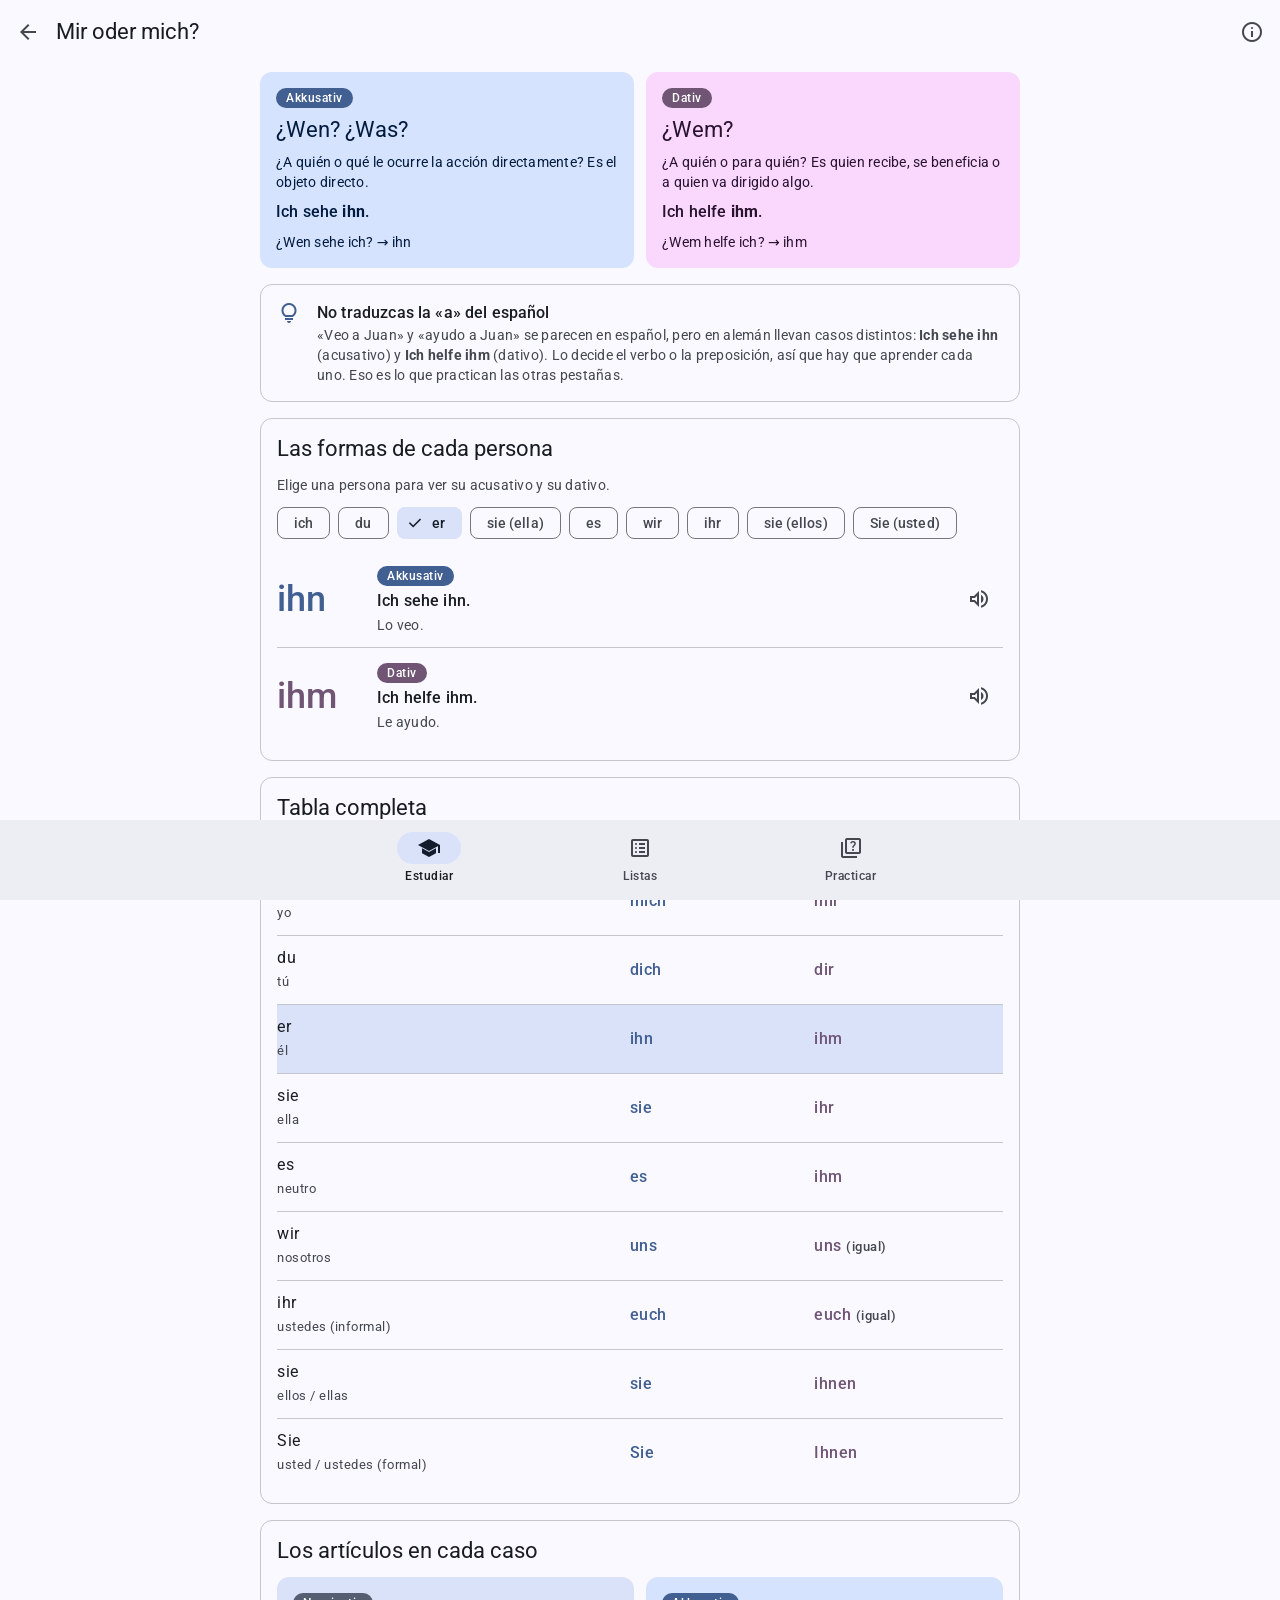
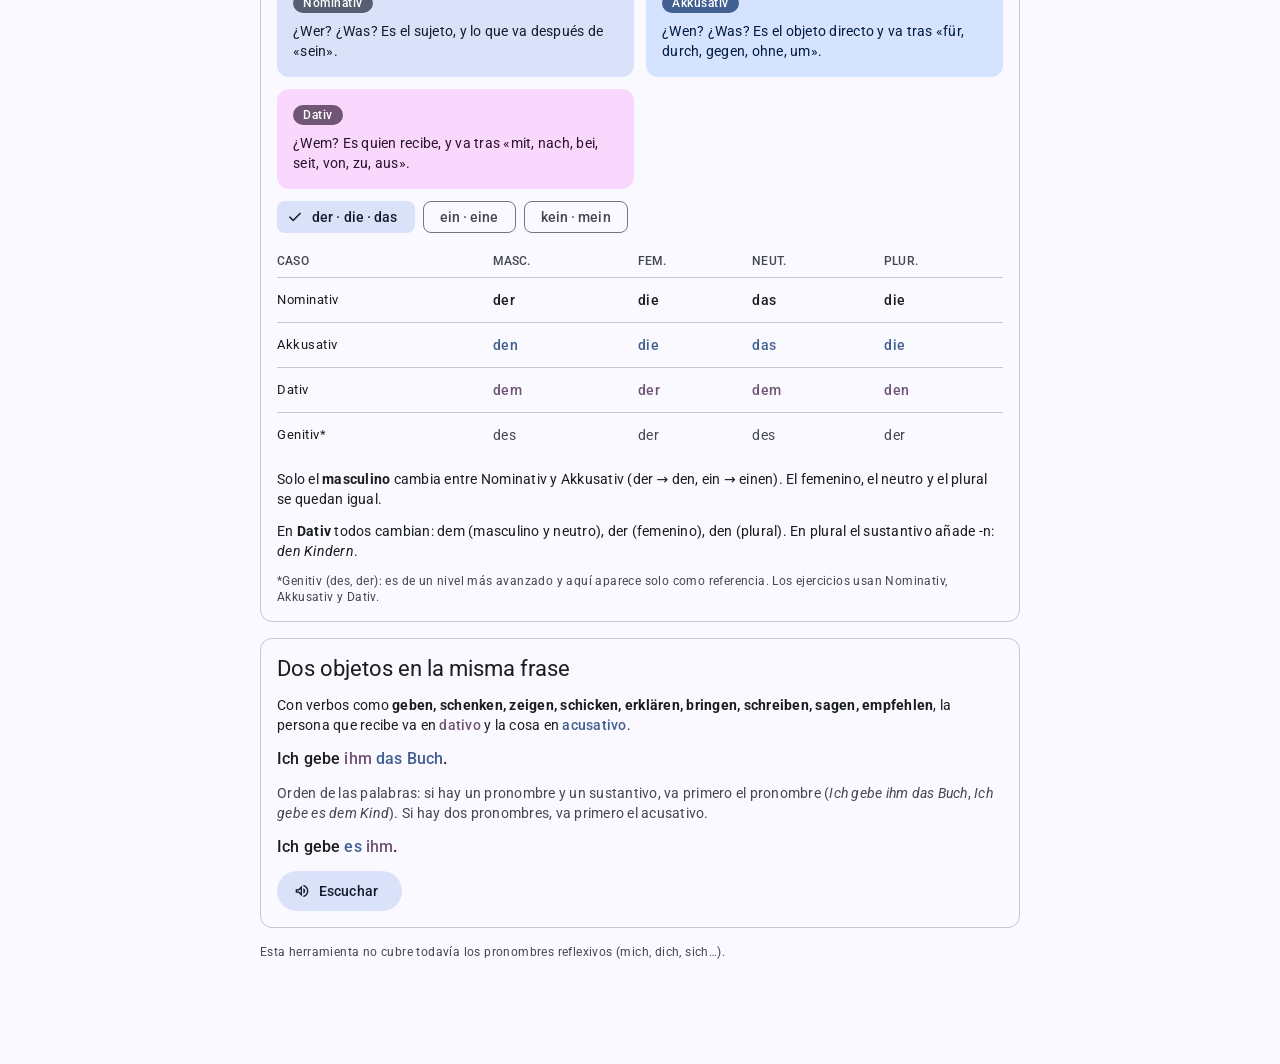
<file: mir-oder-mich/index.html>
<!doctype html>
<html lang="es">
<head>
<meta charset="utf-8">
<meta name="viewport" content="width=device-width, initial-scale=1, viewport-fit=cover">
<meta name="theme-color" content="#F9F9FF" media="(prefers-color-scheme: light)">
<meta name="theme-color" content="#111318" media="(prefers-color-scheme: dark)">
<title>Mir oder mich?</title>
<link rel="stylesheet" href="https://fonts.googleapis.com/css2?family=Roboto:wght@400;500;700&display=swap">
<link rel="stylesheet" href="https://fonts.googleapis.com/css2?family=Material+Symbols+Outlined:opsz,wght,FILL,GRAD@20..48,400,0..1,0&display=swap">
<link rel="stylesheet" href="../material.css">
<style>
/* Colores de caso: Akkusativ = primary (azul), Dativ = tertiary (malva). Ver .c-akk y .c-dat. */
.c-akk{--c:var(--md-primary);--on-c:var(--md-on-primary);--cc:var(--md-primary-container);--on-cc:var(--md-on-primary-container)}
.c-dat{--c:var(--md-tertiary);--on-c:var(--md-on-tertiary);--cc:var(--md-tertiary-container);--on-cc:var(--md-on-tertiary-container)}
.c-nom,.c-wech{--c:var(--md-secondary);--on-c:var(--md-on-secondary);--cc:var(--md-secondary-container);--on-cc:var(--md-on-secondary-container)}
.view{max-width:760px;margin:0 auto;display:flex;flex-direction:column;gap:16px}
.center{text-align:center}
.badge{display:inline-block;align-self:flex-start;padding:0 10px;border-radius:999px;background:var(--c);color:var(--on-c);font:500 12px/20px var(--md-font);letter-spacing:.5px}
.pn{color:var(--c);font-weight:500}
.tint{background:var(--cc);color:var(--on-cc);display:flex;flex-direction:column;gap:8px}
.pair{display:grid;gap:12px;grid-template-columns:repeat(auto-fit,minmax(min(100%,280px),1fr))}
.ex{font:500 16px/24px var(--md-font);letter-spacing:.15px}
.sec{display:flex;flex-direction:column;gap:12px}
.sec>header{display:flex;flex-wrap:wrap;align-items:center;gap:8px 12px}
.tip{display:flex;gap:16px;align-items:flex-start}
.tip .md-icon{color:var(--md-primary)}

/* Selector de persona */
.pform{display:flex;align-items:center;gap:16px;padding:12px 0}
.pform+.pform{border-top:1px solid var(--md-outline-variant)}
.pform .big{flex:none;min-width:4.2ch;font:500 36px/44px var(--md-font);letter-spacing:0;color:var(--c)}
.pform .md-body{display:flex;flex-direction:column;gap:2px}

/* Tabla */
.scroll{overflow-x:auto}
table.ptab{width:100%;border-collapse:collapse;font:400 16px/24px var(--md-font)}
.ptab th{padding:8px 8px;text-align:left;font:500 12px/16px var(--md-font);letter-spacing:.5px;text-transform:uppercase;color:var(--md-on-surface-variant);white-space:nowrap}
.ptab td{padding:10px 8px;border-top:1px solid var(--md-outline-variant);white-space:nowrap}
.ptab td:first-child,.ptab th:first-child{white-space:normal;padding-left:0}
.ptab td:last-child,.ptab th:last-child{padding-right:0}
.ptab td.akk{color:var(--md-primary);font-weight:500}
.ptab td.dat{color:var(--md-tertiary);font-weight:500}
.atab th,.atab td{padding-left:3px;padding-right:3px}
.atab td{font-size:14px}
.atab td:first-child{font-size:13px}
.atab th{letter-spacing:.2px}
.ptab td.nom{color:var(--md-on-surface);font-weight:500}
.ptab td.gen{color:var(--md-on-surface-variant)}
.ptab tr.sel td{background:var(--md-secondary-container)}
.ptab .es{color:var(--md-on-surface-variant);font-size:13px}

/* Listas */
.vrow{display:flex;gap:12px;align-items:flex-start;padding:12px 16px}
.vrow .md-body{display:flex;flex-direction:column;gap:2px}
.vrow .w{font:500 18px/24px var(--md-font);letter-spacing:0}
.vrow .note{display:flex;gap:6px;align-items:flex-start;margin-top:4px;color:var(--md-on-surface-variant)}
.vrow .note .md-icon{width:18px;height:18px;font-size:18px}
.rules-line{padding:12px 16px;border-radius:12px;background:var(--cc);color:var(--on-cc)}
.card-list{padding:0;overflow:hidden}
.card-list>header{padding:16px 16px 8px;display:flex;flex-direction:column;gap:8px}

/* Practicar */
.stats{display:grid;grid-template-columns:repeat(3,1fr);gap:8px}
.stat{display:flex;flex-direction:column;padding:12px 16px}
.stat .t-label-m{color:var(--md-on-surface-variant)}
.stat b{font:400 24px/32px var(--md-font);font-variant-numeric:tabular-nums}
.quiz{display:flex;flex-direction:column;gap:16px}
.qtop{display:flex;gap:8px;flex-wrap:wrap}
.sentence{text-align:center;font:400 28px/40px var(--md-font);letter-spacing:0;overflow-wrap:anywhere}
.slot{display:inline-block;min-width:3.2ch;padding:0 8px;border-bottom:3px solid var(--md-outline);color:var(--md-on-surface-variant);text-align:center}
.slot.filled{border-color:var(--c,var(--md-primary));color:var(--c,var(--md-on-surface));font-weight:500}
.slot.neutral{border-color:var(--md-outline);color:var(--md-on-surface);font-weight:500}
.vword{text-align:center;font:400 44px/52px var(--md-font);letter-spacing:0;overflow-wrap:anywhere}
.prompt{text-align:center;color:var(--md-on-surface-variant)}
.picks{display:grid;gap:12px;grid-template-columns:repeat(var(--n,2),1fr)}
.pick{position:relative;overflow:hidden;min-height:72px;padding:8px;border:2px solid var(--md-outline);border-radius:16px;background:transparent;color:var(--md-on-surface);font:500 24px/32px var(--md-font);letter-spacing:0;cursor:pointer;-webkit-tap-highlight-color:transparent}
.pick.c-akk,.pick.c-dat,.pick.c-wech{border-color:var(--c);color:var(--c)}
.picks.n3 .pick{font-size:18px}
.pick::before{content:"";position:absolute;inset:0;background:currentColor;opacity:0;transition:opacity .15s}
.pick:hover:not(:disabled)::before{opacity:.08}
.pick:disabled{cursor:default}
.pick.ok{border-color:transparent;background:var(--md-success-container);color:var(--md-on-success-container)}
.pick.bad{border-color:transparent;background:var(--md-error-container);color:var(--md-on-error-container)}
.pick:disabled:not(.ok):not(.bad){opacity:.38}
.fbk{display:flex;flex-direction:column;gap:8px}
.fbk h3{display:flex;align-items:center;gap:8px;font:500 16px/24px var(--md-font);letter-spacing:.15px}
.fbk .badge{margin-right:6px}
.settings{display:flex;flex-direction:column;gap:12px}
.ctl{display:flex;flex-direction:column;gap:8px}
.ctl>.t-label-m{color:var(--md-on-surface-variant);text-transform:uppercase}
</style>
</head>
<body>

<header class="md-top">
  <div class="md-top-in has-action">
    <a class="md-icon-btn" href="../" aria-label="Todas las herramientas"><span class="md-icon" aria-hidden="true">arrow_back</span></a>
    <h1>Mir oder mich?</h1>
    <a class="md-icon-btn" href="../atribuciones/" aria-label="Atribuciones" title="Atribuciones"><span class="md-icon" aria-hidden="true">info</span></a>
  </div>
</header>

<main class="md-main"><div class="view" id="view"></div></main>

<nav class="md-nav" role="tablist" aria-label="Secciones">
  <div class="md-nav-in">
    <button class="md-nav-item" role="tab" data-tab="study" aria-selected="true"><span class="md-nav-ind"><span class="md-icon" aria-hidden="true">school</span></span><span>Estudiar</span></button>
    <button class="md-nav-item" role="tab" data-tab="lists" aria-selected="false"><span class="md-nav-ind"><span class="md-icon" aria-hidden="true">list_alt</span></span><span>Listas</span></button>
    <button class="md-nav-item" role="tab" data-tab="practice" aria-selected="false"><span class="md-nav-ind"><span class="md-icon" aria-hidden="true">quiz</span></span><span>Practicar</span></button>
  </div>
</nav>
<div class="md-snack" id="toast" role="status" aria-live="polite"></div>

<script>
(function () {
'use strict';

/* ---------- Datos ---------- */
/* Pronombres personales. nom = nominativo, akk = acusativo, dat = dativo. */
const P = {
  ich:{nom:'ich',akk:'mich',dat:'mir',lab:'ich',es:'yo',ex:['Er sieht mich.','Él me ve.','Er hilft mir.','Él me ayuda.']},
  du:{nom:'du',akk:'dich',dat:'dir',lab:'du',es:'tú',ex:['Ich sehe dich.','Te veo.','Ich helfe dir.','Te ayudo.']},
  er:{nom:'er',akk:'ihn',dat:'ihm',lab:'er',es:'él',ex:['Ich sehe ihn.','Lo veo.','Ich helfe ihm.','Le ayudo.']},
  sie:{nom:'sie',akk:'sie',dat:'ihr',lab:'sie (ella)',es:'ella',ex:['Ich sehe sie.','La veo.','Ich helfe ihr.','Le ayudo.']},
  es:{nom:'es',akk:'es',dat:'ihm',lab:'es',es:'neutro',note:'«es» sustituye a un sustantivo neutro (das Kind, das Auto). Su dativo es ihm, igual que el de er.',ex:['Ich sehe es.','Lo veo (algo neutro).','Ich helfe ihm.','Le ayudo (a un neutro, como das Kind).']},
  wir:{nom:'wir',akk:'uns',dat:'uns',lab:'wir',es:'nosotros',note:'«uns» es igual en acusativo y dativo: aquí no hay que elegir.',ex:['Er sieht uns.','Él nos ve.','Er hilft uns.','Él nos ayuda.']},
  ihr:{nom:'ihr',akk:'euch',dat:'euch',lab:'ihr',es:'ustedes (informal)',note:'«euch» es igual en acusativo y dativo: aquí no hay que elegir.',ex:['Ich sehe euch.','Los veo.','Ich helfe euch.','Les ayudo.']},
  sie_pl:{nom:'sie',akk:'sie',dat:'ihnen',lab:'sie (ellos)',es:'ellos / ellas',ex:['Ich sehe sie.','Los veo.','Ich helfe ihnen.','Les ayudo.']},
  Sie:{nom:'Sie',akk:'Sie',dat:'Ihnen',lab:'Sie (usted)',es:'usted / ustedes (formal)',note:'«Sie» e «Ihnen» siempre llevan mayúscula.',ex:['Ich sehe Sie.','Lo veo (a usted).','Ich helfe Ihnen.','Le ayudo (a usted).']}
};
const PERSONS = ['ich','du','er','sie','es','wir','ihr','sie_pl','Sie'];
const CASES = {
  nom:{name:'Nominativ',q:'Wer? / Was?'},
  akk:{name:'Akkusativ',q:'Wen? / Was?'},
  dat:{name:'Dativ',q:'Wem?'},
  wech:{name:'Depende',q:'¿wo? / ¿wohin?'}
};

/* Frases: [oración con ___, persona, caso, categoría, por qué, traducción] */
const RAW = [
/* verbos con dativo */
['Kannst du ___ bitte helfen?','ich','dat','verb','«helfen» lleva dativo: ¿a quién ayudas? → wem?','¿Puedes ayudarme, por favor?'],
['Ich helfe ___ gern.','du','dat','verb','«helfen» lleva dativo.','Te ayudo con gusto.'],
['Wir helfen ___ am Wochenende.','er','dat','verb','«helfen» lleva dativo.','Le ayudamos el fin de semana.'],
['Die Lehrerin hilft ___ bei den Hausaufgaben.','sie_pl','dat','verb','«helfen» lleva dativo.','La profesora les ayuda con la tarea.'],
['Ich danke ___ für die Einladung.','Sie','dat','verb','«danken» lleva dativo.','Le agradezco la invitación.'],
['Das Buch gehört ___.','ich','dat','verb','«gehören» lleva dativo: ¿a quién pertenece? → wem?','El libro es mío.'],
['Gehört das Fahrrad ___?','du','dat','verb','«gehören» lleva dativo.','¿La bicicleta es tuya?'],
['Der Pullover gefällt ___ sehr.','sie','dat','verb','«gefallen» lleva dativo: lo que gusta es el sujeto y la persona va en dativo.','Le gusta mucho el suéter (a ella).'],
['Gefällt ___ die Stadt?','du','dat','verb','«gefallen» lleva dativo.','¿Te gusta la ciudad?'],
['Das Essen schmeckt ___ nicht.','er','dat','verb','«schmecken» lleva dativo.','La comida no le gusta (a él).'],
['Schmeckt ___ der Kaffee?','Sie','dat','verb','«schmecken» lleva dativo.','¿Le gusta el café?'],
['Die Jacke passt ___ gut.','ich','dat','verb','«passen» lleva dativo.','La chaqueta me queda bien.'],
['Ich antworte ___ morgen.','er','dat','verb','«antworten» lleva dativo, a diferencia de «fragen» (acusativo).','Le respondo mañana.'],
['Hörst du ___ überhaupt zu?','ich','dat','verb','«zuhören» lleva dativo, a diferencia de «hören» (acusativo).','¿Me estás escuchando siquiera?'],
['Wir gratulieren ___ zum Geburtstag.','du','dat','verb','«gratulieren» lleva dativo.','Te felicitamos por tu cumpleaños.'],
['Der Hund folgt ___ überallhin.','sie','dat','verb','«folgen» lleva dativo.','El perro la sigue a todas partes.'],
['Ich glaube ___ nicht.','er','dat','verb','«glauben» con una persona lleva dativo («creerle a alguien»).','No le creo.'],
['Ich vertraue ___ vollkommen.','du','dat','verb','«vertrauen» lleva dativo.','Confío plenamente en ti.'],
['Ich stimme ___ zu.','sie','dat','verb','«zustimmen» lleva dativo.','Estoy de acuerdo con ella.'],
['___ fehlt meine Familie.','ich','dat','verb','«fehlen» lleva dativo: lo que falta es el sujeto.','Extraño a mi familia.'],
['Tut ___ der Rücken weh?','du','dat','verb','«wehtun» lleva dativo.','¿Te duele la espalda?'],
/* verbos con acusativo */
['Ich sehe ___ im Park.','er','akk','verb','«sehen» lleva acusativo: ¿a quién ves? → wen?','Lo veo en el parque.'],
['Siehst du ___ da drüben?','sie','akk','verb','«sehen» lleva acusativo.','¿La ves allá?'],
['Ich kenne ___ seit drei Jahren.','du','akk','verb','«kennen» lleva acusativo.','Te conozco desde hace tres años.'],
['Er liebt ___ sehr.','sie','akk','verb','«lieben» lleva acusativo.','Él la ama mucho.'],
['Wir besuchen ___ am Sonntag.','Sie','akk','verb','«besuchen» lleva acusativo.','Lo visitamos el domingo (a usted).'],
['Ich rufe ___ später an.','du','akk','verb','«anrufen» lleva acusativo.','Te llamo más tarde.'],
['Kannst du ___ vom Bahnhof abholen?','ich','akk','verb','«abholen» lleva acusativo.','¿Puedes recogerme en la estación?'],
['Ich brauche ___ morgen.','er','akk','verb','«brauchen» lleva acusativo.','Lo necesito mañana.'],
['Mein Freund lädt ___ zur Party ein.','ich','akk','verb','«einladen» lleva acusativo (la persona invitada).','Mi amigo me invita a la fiesta.'],
['Ich vermisse ___ sehr.','du','akk','verb','«vermissen» lleva acusativo, a diferencia de «fehlen» (dativo).','Te extraño mucho.'],
['Der Lehrer fragt ___ etwas.','ich','akk','verb','«fragen» lleva acusativo, a diferencia de «antworten» (dativo).','El profesor me pregunta algo.'],
['Verstehst du ___?','ich','akk','verb','«verstehen» lleva acusativo.','¿Me entiendes?'],
['Ich höre ___ nicht.','er','akk','verb','«hören» (oír) lleva acusativo, a diferencia de «zuhören» (dativo).','No lo oigo.'],
['Wir treffen ___ um acht.','sie_pl','akk','verb','«treffen» lleva acusativo.','Los encontramos a las ocho.'],
['Ich mag ___ sehr.','du','akk','verb','«mögen» lleva acusativo.','Me caes muy bien.'],
['Der Arzt untersucht ___ gleich.','ich','akk','verb','«untersuchen» lleva acusativo.','El médico me examina enseguida.'],
['Ich warte auf ___.','er','akk','verb','«warten auf» se construye con acusativo.','Lo espero.'],
['Ich denke oft an ___.','du','akk','verb','«denken an» se construye con acusativo.','Pienso a menudo en ti.'],
['Ich finde ___ nett.','er','akk','verb','«finden» lleva acusativo: ¿a quién encuentro simpático? → wen?','Lo encuentro simpático.'],
['Hast du ___ gestern gesehen?','sie','akk','verb','«sehen» lleva acusativo, también en Perfekt.','¿La viste ayer?'],
['Ich habe ___ gestern angerufen.','du','akk','verb','«anrufen» lleva acusativo.','Te llamé ayer.'],
['Er hat ___ nach Hause gebracht.','ich','akk','verb','Aquí «bringen» tiene un solo objeto, la persona que llevan: acusativo.','Él me llevó a casa.'],
['Kennst du ___?','er','akk','verb','«kennen» lleva acusativo.','¿Lo conoces?'],
['Der Hund beißt ___.','ich','akk','verb','«beißen» lleva acusativo.','El perro me muerde.'],
['Mein Bruder ärgert ___ oft.','ich','akk','verb','«ärgern» lleva acusativo.','Mi hermano me molesta a menudo.'],
['Ich begrüße ___ herzlich.','Sie','akk','verb','«begrüßen» lleva acusativo.','Le doy una cordial bienvenida.'],
['Das interessiert ___ sehr.','ich','akk','verb','«interessieren» lleva acusativo (no es como «gefallen»).','Eso me interesa mucho.'],
/* dos objetos: persona en dativo, cosa en acusativo */
['Ich gebe ___ das Buch.','er','dat','obj2','Con «geben» la persona que recibe va en dativo y la cosa en acusativo.','Le doy el libro.'],
['Kannst du ___ das Salz geben?','ich','dat','obj2','Quien recibe la sal va en dativo; la cosa (das Salz) va en acusativo.','¿Me pasas la sal?'],
['Sie schenkt ___ ein Handy.','er','dat','obj2','Con «schenken» quien recibe el regalo va en dativo.','Ella le regala un celular.'],
['Ich zeige ___ meine Wohnung.','du','dat','obj2','Con «zeigen» la persona a quien le muestras va en dativo.','Te muestro mi apartamento.'],
['Er schickt ___ eine Nachricht.','sie','dat','obj2','Con «schicken» quien recibe va en dativo.','Él le envía un mensaje.'],
['Ich erkläre ___ die Regel.','sie_pl','dat','obj2','Con «erklären» a quien le explicas va en dativo.','Les explico la regla.'],
['Wir kaufen ___ ein Geschenk.','sie','dat','obj2','Para quién compras algo va en dativo.','Le compramos un regalo.'],
['Der Kellner bringt ___ die Speisekarte.','Sie','dat','obj2','Con «bringen» quien recibe va en dativo.','El mesero le trae la carta.'],
['Ich schreibe ___ einen Brief.','du','dat','obj2','A quién le escribes va en dativo; la carta va en acusativo.','Te escribo una carta.'],
['Kannst du ___ die Uhrzeit sagen?','ich','dat','obj2','Con «sagen» a quién le dices algo va en dativo.','¿Me puedes decir la hora?'],
['Der Kellner empfiehlt ___ das Fischgericht.','ich','dat','obj2','Con «empfehlen» a quién se lo recomiendan va en dativo.','El mesero me recomienda el plato de pescado.'],
['Ich gebe es ___.','er','dat','obj2','«es» ya es el objeto directo (acusativo), así que la persona va en dativo. Con dos pronombres, primero el acusativo.','Se lo doy.'],
['Ich gebe ___ dem Kind.','es','akk','obj2','La persona ya aparece como «dem Kind» (dativo). El pronombre es la cosa que se da, así que va en acusativo.','Se lo doy al niño.'],
['Ich zeige ___ meiner Mutter.','sie_pl','akk','obj2','La persona es «meiner Mutter» (dativo). «sie» son las cosas que se muestran (por ejemplo las fotos), así que va en acusativo.','Se las muestro a mi mamá.'],
/* expresiones */
['Wie geht es ___?','Sie','dat','expr','En «Wie geht es …?» la persona va en dativo.','¿Cómo está usted?'],
['Wie geht es ___?','du','dat','expr','En «Wie geht es …?» la persona va en dativo.','¿Cómo estás?'],
['Es geht ___ gut.','ich','dat','expr','En «es geht mir gut» la persona va en dativo.','Estoy bien.'],
['___ ist kalt.','ich','dat','expr','Con sensaciones (kalt, warm, schlecht) la persona va en dativo.','Tengo frío.'],
['Ist ___ warm?','du','dat','expr','Con sensaciones (kalt, warm, schlecht) la persona va en dativo.','¿Tienes calor?'],
['Es tut ___ leid.','ich','dat','expr','«leidtun» lleva dativo.','Lo siento.'],
['Tut es ___ leid?','er','dat','expr','«leidtun» lleva dativo.','¿Lo lamenta él?'],
['Das ist ___ egal.','er','dat','expr','«egal sein» lleva dativo.','Le da igual.'],
['Das ist ___ zu teuer.','ich','dat','expr','Con adjetivos como «zu teuer» o «zu schwer», la persona para quien lo es va en dativo.','Eso es demasiado caro para mí.'],
['Das geht ___ nichts an.','du','akk','expr','«jemanden etwas angehen» lleva acusativo.','Eso no te incumbe.'],
['Das freut ___ sehr.','ich','akk','expr','«freuen» (alegrar) lleva acusativo.','Eso me alegra mucho.'],
['Es stört ___ nicht.','ich','akk','expr','«stören» lleva acusativo.','No me molesta.'],
['Das interessiert ___ nicht.','er','akk','expr','«interessieren» lleva acusativo.','Eso no le interesa.'],
/* preposiciones */
['Kommst du mit ___ ins Kino?','ich','dat','prep','«mit» siempre lleva dativo.','¿Vienes conmigo al cine?'],
['Ich gehe heute Abend zu ___.','du','dat','prep','«zu» siempre lleva dativo.','Esta noche voy a tu casa.'],
['Ich spreche gern mit ___.','er','dat','prep','«mit» siempre lleva dativo.','Me gusta hablar con él.'],
['Das Geschenk ist von ___.','sie','dat','prep','«von» siempre lleva dativo.','El regalo es de ella.'],
['Wir wohnen bei ___.','sie_pl','dat','prep','«bei» siempre lleva dativo.','Vivimos en su casa.'],
['Ich fahre mit ___ nach Berlin.','Sie','dat','prep','«mit» siempre lleva dativo.','Viajo con usted a Berlín.'],
['Er sitzt ___ gegenüber.','ich','dat','prep','«gegenüber» lleva dativo y con pronombres suele ir después.','Él se sienta frente a mí.'],
['Wir sprechen von ___.','er','dat','prep','«von» siempre lleva dativo.','Hablamos de él.'],
['Außer ___ kommen alle.','er','dat','prep','«außer» siempre lleva dativo.','Todos vienen menos él.'],
['Das Geschenk ist für ___.','ich','akk','prep','«für» siempre lleva acusativo.','El regalo es para mí.'],
['Ohne ___ gehe ich nicht.','du','akk','prep','«ohne» siempre lleva acusativo.','Sin ti no voy.'],
['Ich bin gegen ___.','er','akk','prep','«gegen» siempre lleva acusativo.','Estoy en contra de él.'],
['Der Brief ist für ___.','Sie','akk','prep','«für» siempre lleva acusativo.','La carta es para usted.'],
['Das Essen ist für ___.','sie_pl','akk','prep','«für» siempre lleva acusativo.','La comida es para ellos.'],
['Ich kaufe Blumen für ___.','sie','akk','prep','«für» siempre lleva acusativo.','Compro flores para ella.'],
['Alle sind gegen ___.','ich','akk','prep','«gegen» siempre lleva acusativo.','Todos están en mi contra.'],
['Wir gehen ohne ___ los.','er','akk','prep','«ohne» siempre lleva acusativo.','Salimos sin él.'],
['Es geht um ___.','du','akk','prep','«um» siempre lleva acusativo.','Se trata de ti.'],
['Der Stuhl steht hinter ___.','du','dat','prep','«hinter» es de cambio. Sin movimiento (¿wo? dónde) → dativo.','La silla está detrás de ti.'],
['Ich stelle den Stuhl hinter ___.','du','akk','prep','«hinter» es de cambio. Con movimiento (¿wohin? adónde) → acusativo.','Pongo la silla detrás de ti.'],
['Die Katze sitzt auf ___.','ich','dat','prep','«auf» es de cambio. Sin movimiento (¿wo?) → dativo.','El gato está sentado sobre mí.'],
['Die Katze springt auf ___.','ich','akk','prep','«auf» es de cambio. Con movimiento hacia un destino (¿wohin?) → acusativo.','El gato salta sobre mí.'],
['Das Kind sitzt neben ___.','er','dat','prep','«neben» es de cambio. Sin movimiento (¿wo?) → dativo.','El niño está sentado a su lado.']
];
const ITEMS = RAW.map(function (r) { return {s:r[0],p:r[1],c:r[2],cat:r[3],why:r[4],es:r[5],id:r[0]+'|'+r[1]}; });
const FILTERS = [['all','Todos'],['verb','Verbos'],['obj2','Dos objetos'],['prep','Preposiciones'],['expr','Expresiones']];

/* Verbos: [verbo, caso, significado, ejemplo, traducción, nota] */
const VERBS = [
['helfen','dat','ayudar','Ich helfe dir.','Te ayudo.',''],
['danken','dat','agradecer','Wir danken Ihnen.','Les agradecemos.',''],
['gehören','dat','pertenecer, ser de','Das Auto gehört mir.','El carro es mío.',''],
['gefallen','dat','gustar','Die Stadt gefällt ihm.','La ciudad le gusta.','Lo que gusta es el sujeto; la persona va en dativo.'],
['schmecken','dat','saber (bien), gustar la comida','Die Suppe schmeckt mir.','La sopa me gusta.',''],
['passen','dat','quedar bien, convenir','Der Termin passt mir.','La cita me viene bien.',''],
['antworten','dat','responder','Ich antworte ihr.','Le respondo.','«fragen» (preguntar) lleva acusativo.'],
['zuhören','dat','escuchar con atención','Hörst du mir zu?','¿Me escuchas?','«hören» (oír) lleva acusativo.'],
['gratulieren','dat','felicitar','Ich gratuliere dir.','Te felicito.',''],
['fehlen','dat','faltar, extrañar','Du fehlst mir.','Te extraño.','«vermissen» (extrañar) lleva acusativo: Ich vermisse dich.'],
['wehtun','dat','doler','Der Kopf tut mir weh.','Me duele la cabeza.',''],
['folgen','dat','seguir','Der Hund folgt ihm.','El perro lo sigue.',''],
['glauben','dat','creerle a alguien','Ich glaube dir.','Te creo.','Con una cosa va en acusativo: Ich glaube das.'],
['vertrauen','dat','confiar en','Ich vertraue ihr.','Confío en ella.',''],
['zustimmen','dat','estar de acuerdo con','Ich stimme dir zu.','Estoy de acuerdo contigo.',''],
['leidtun','dat','lamentar, dar pena','Es tut mir leid.','Lo siento.',''],
['sehen','akk','ver','Ich sehe dich.','Te veo.',''],
['hören','akk','oír','Ich höre dich.','Te oigo.','«zuhören» (escuchar con atención) lleva dativo.'],
['kennen','akk','conocer (a alguien)','Ich kenne ihn.','Lo conozco.',''],
['lieben','akk','amar','Ich liebe dich.','Te amo.',''],
['mögen','akk','querer, caer bien','Ich mag sie.','Me cae bien.',''],
['besuchen','akk','visitar','Wir besuchen sie.','Los visitamos.',''],
['fragen','akk','preguntar (a alguien)','Ich frage ihn.','Le pregunto.','«antworten» (responder) lleva dativo.'],
['anrufen','akk','llamar por teléfono','Ich rufe dich an.','Te llamo.',''],
['brauchen','akk','necesitar','Ich brauche dich.','Te necesito.',''],
['einladen','akk','invitar','Ich lade dich ein.','Te invito.',''],
['treffen','akk','encontrarse con','Ich treffe ihn.','Me encuentro con él.',''],
['abholen','akk','recoger a alguien','Ich hole dich ab.','Te recojo.',''],
['vermissen','akk','extrañar','Ich vermisse dich.','Te extraño.','«fehlen» lleva dativo: Du fehlst mir.'],
['verstehen','akk','entender','Ich verstehe dich.','Te entiendo.',''],
['finden','akk','encontrar, opinar de','Ich finde ihn nett.','Lo encuentro simpático.',''],
['interessieren','akk','interesar','Das interessiert mich.','Eso me interesa.','No es como «gefallen» (dativo).'],
['stören','akk','molestar','Das stört mich nicht.','No me molesta.',''],
['ärgern','akk','fastidiar','Er ärgert mich.','Él me fastidia.',''],
['begrüßen','akk','saludar, dar la bienvenida','Ich begrüße Sie.','Le doy la bienvenida.','']
];
/* Preposiciones: [palabra, caso, significado, ejemplo, traducción, ejemplo 2 (sólo de cambio), traducción 2] */
const PREPS = [
['mit','dat','con','Ich gehe mit dir.','Voy contigo.'],
['nach','dat','después de; hacia (ciudades, países)','Nach dem Kurs gehe ich nach Hause.','Después del curso me voy a casa.'],
['bei','dat','en casa de; cerca de','Ich wohne bei ihr.','Vivo en su casa.'],
['seit','dat','desde hace','Ich lerne seit einem Monat Deutsch.','Estudio alemán desde hace un mes.'],
['von','dat','de; por (quien hace algo)','Das Buch ist von ihm.','El libro es de él.'],
['zu','dat','a (donde alguien), hacia','Ich gehe zu ihr.','Voy a donde ella.'],
['aus','dat','de (origen), desde dentro','Er kommt aus der Küche.','Él sale de la cocina.'],
['gegenüber','dat','frente a','Er sitzt mir gegenüber.','Él se sienta frente a mí.'],
['außer','dat','excepto','Alle außer ihm kommen.','Todos vienen menos él.'],
['ab','dat','a partir de','Ab dem ersten Mai arbeite ich hier.','Desde el primero de mayo trabajo aquí.'],
['für','akk','para','Das ist für dich.','Esto es para ti.'],
['durch','akk','por, a través de','Wir gehen durch den Park.','Caminamos por el parque.'],
['gegen','akk','contra','Ich bin gegen ihn.','Estoy en contra de él.'],
['ohne','akk','sin','Ohne dich ist es langweilig.','Sin ti es aburrido.'],
['um','akk','alrededor de; sobre (un tema)','Es geht um dich.','Se trata de ti.'],
['in','wech','en, dentro de','Ich bin in der Schule.','Estoy en la escuela.','Ich gehe in die Schule.','Voy a la escuela.'],
['an','wech','junto a, en (una superficie vertical)','Das Bild hängt an der Wand.','El cuadro cuelga en la pared.','Ich hänge das Bild an die Wand.','Cuelgo el cuadro en la pared.'],
['auf','wech','sobre, encima de','Das Buch liegt auf dem Tisch.','El libro está sobre la mesa.','Ich lege das Buch auf den Tisch.','Pongo el libro sobre la mesa.'],
['über','wech','por encima de','Die Lampe hängt über dem Tisch.','La lámpara cuelga sobre la mesa.','Ich hänge die Lampe über den Tisch.','Cuelgo la lámpara sobre la mesa.'],
['unter','wech','debajo de','Die Katze liegt unter dem Tisch.','El gato está debajo de la mesa.','Die Katze läuft unter den Tisch.','El gato corre debajo de la mesa.'],
['vor','wech','delante de','Das Auto steht vor dem Haus.','El carro está frente a la casa.','Er stellt das Auto vor das Haus.','Él pone el carro frente a la casa.'],
['hinter','wech','detrás de','Der Stuhl steht hinter dem Tisch.','La silla está detrás de la mesa.','Ich stelle den Stuhl hinter den Tisch.','Pongo la silla detrás de la mesa.'],
['neben','wech','al lado de','Das Kind sitzt neben dem Vater.','El niño está sentado junto al papá.','Ich stelle den Stuhl neben den Tisch.','Pongo la silla junto a la mesa.'],
['zwischen','wech','entre','Der Hund liegt zwischen den Stühlen.','El perro está entre las sillas.','Er stellt den Tisch zwischen die Stühle.','Él pone la mesa entre las sillas.']
];
const VITEMS = VERBS.map(function (v) { return {kind:'v',w:v[0],c:v[1],g:v[2],ex:v[3],exEs:v[4],note:v[5],id:'v:'+v[0]}; })
  .concat(PREPS.map(function (v) { return {kind:'p',w:v[0],c:v[1],g:v[2],ex:v[3],exEs:v[4],ex2:v[5]||'',ex2Es:v[6]||'',id:'p:'+v[0]}; }));

/* Artículos. Orden de los casos: nominativo, acusativo, dativo, genitivo (este último solo como referencia). */
const AF = {
  def:{m:['der','den','dem','des'],f:['die','die','der','der'],n:['das','das','dem','des'],p:['die','die','den','der']},
  ind:{m:['ein','einen','einem','eines'],f:['eine','eine','einer','einer'],n:['ein','ein','einem','eines'],p:null},
  kein:{m:['kein','keinen','keinem','keines'],f:['keine','keine','keiner','keiner'],n:['kein','kein','keinem','keines'],p:['keine','keine','keinen','keiner']},
  mein:{m:['mein','meinen','meinem','meines'],f:['meine','meine','meiner','meiner'],n:['mein','mein','meinem','meines'],p:['meine','meine','meinen','meiner']}
};
const CIDX = {nom:0, akk:1, dat:2, gen:3};
const GL = {m:'masculino', f:'femenino', n:'neutro', p:'plural'};
const GDEF = {m:'der', f:'die', n:'das', p:'die'};
const ATYPES = [['def','der · die · das'],['ind','ein · eine'],['kein','kein · mein']];
/* Frases de artículos: [oración con ___, género, tipo, caso, sustantivo, por qué, traducción] */
const ARAW = [
/* nominativo */
['___ Mann arbeitet hier.','m','def','nom','Mann','Es el sujeto de la frase → Nominativ.','El hombre trabaja aquí.'],
['___ Frau kommt aus Kolumbien.','f','def','nom','Frau','Es el sujeto de la frase → Nominativ.','La mujer es de Colombia.'],
['___ Kind spielt im Garten.','n','def','nom','Kind','Es el sujeto de la frase → Nominativ.','El niño juega en el jardín.'],
['___ Kinder spielen im Garten.','p','def','nom','Kinder','Es el sujeto de la frase → Nominativ.','Los niños juegan en el jardín.'],
['Das ist ___ Tisch.','m','ind','nom','Tisch','Después de «sein» el sustantivo va en Nominativ.','Esto es una mesa.'],
['Das ist ___ Lampe.','f','ind','nom','Lampe','Después de «sein» el sustantivo va en Nominativ.','Esto es una lámpara.'],
['Das ist ___ Buch.','n','ind','nom','Buch','Después de «sein» el sustantivo va en Nominativ.','Esto es un libro.'],
['___ Bruder wohnt in Berlin.','m','mein','nom','Bruder','Es el sujeto de la frase → Nominativ.','Mi hermano vive en Berlín.'],
['___ Schwester ist Ärztin.','f','mein','nom','Schwester','Es el sujeto de la frase → Nominativ.','Mi hermana es médica.'],
['___ Auto ist neu.','n','mein','nom','Auto','Es el sujeto de la frase → Nominativ.','Mi carro es nuevo.'],
['Das ist ___ Problem.','n','kein','nom','Problem','Después de «sein» el sustantivo va en Nominativ.','Eso no es un problema.'],
['Das ist ___ Lösung.','f','kein','nom','Lösung','Después de «sein» el sustantivo va en Nominativ.','Eso no es una solución.'],
['___ Lehrer ist nett.','m','def','nom','Lehrer','Es el sujeto de la frase → Nominativ.','El profesor es amable.'],
['___ Wohnung ist teuer.','f','def','nom','Wohnung','Es el sujeto de la frase → Nominativ.','El apartamento es caro.'],
['___ Wetter ist heute schön.','n','def','nom','Wetter','Es el sujeto de la frase → Nominativ.','El clima está hermoso hoy.'],
/* acusativo */
['Ich sehe ___ Mann.','m','def','akk','Mann','«sehen» lleva acusativo. El masculino cambia: der → den.','Veo al hombre.'],
['Ich kaufe ___ Tisch.','m','ind','akk','Tisch','Es el objeto directo → Akkusativ. El masculino cambia: ein → einen.','Compro una mesa.'],
['Er hat ___ Hund.','m','ind','akk','Hund','«haben» lleva acusativo. El masculino cambia: ein → einen.','Él tiene un perro.'],
['Sie liest ___ Zeitung.','f','def','akk','Zeitung','Es el objeto directo → Akkusativ. El femenino no cambia: die.','Ella lee el periódico.'],
['Wir brauchen ___ Lampe.','f','ind','akk','Lampe','«brauchen» lleva acusativo. El femenino no cambia: eine.','Necesitamos una lámpara.'],
['Ich lese ___ Buch.','n','def','akk','Buch','Es el objeto directo → Akkusativ. El neutro no cambia: das.','Leo el libro.'],
['Hast du ___ Auto?','n','ind','akk','Auto','«haben» lleva acusativo. El neutro no cambia: ein.','¿Tienes carro?'],
['Ich besuche ___ Bruder.','m','mein','akk','Bruder','«besuchen» lleva acusativo. El masculino cambia: mein → meinen.','Visito a mi hermano.'],
['Ich rufe ___ Schwester an.','f','mein','akk','Schwester','«anrufen» lleva acusativo. El femenino no cambia: meine.','Llamo a mi hermana.'],
['Er hat ___ Zeit.','f','kein','akk','Zeit','«haben» lleva acusativo. El femenino no cambia: keine.','Él no tiene tiempo.'],
['Ich habe ___ Hunger.','m','kein','akk','Hunger','«haben» lleva acusativo. El masculino cambia: kein → keinen.','No tengo hambre.'],
['Wir haben ___ Auto.','n','kein','akk','Auto','«haben» lleva acusativo. El neutro no cambia: kein.','No tenemos carro.'],
['Er trinkt ___ Kaffee.','m','def','akk','Kaffee','Es el objeto directo → Akkusativ. El masculino cambia: der → den.','Él toma el café.'],
['Ich esse ___ Apfel.','m','ind','akk','Apfel','Es el objeto directo → Akkusativ. El masculino cambia: ein → einen.','Como una manzana.'],
['Ich sehe ___ Kinder.','p','def','akk','Kinder','En plural el acusativo es igual al nominativo: die.','Veo a los niños.'],
['Hast du ___ Geschwister?','p','kein','akk','Geschwister','«haben» lleva acusativo. En plural no cambia: keine.','¿No tienes hermanos?'],
['Wir kennen ___ Lehrer.','m','def','akk','Lehrer','«kennen» lleva acusativo. El masculino cambia: der → den.','Conocemos al profesor.'],
['Es gibt ___ Supermarkt in der Nähe.','m','ind','akk','Supermarkt','«es gibt» lleva acusativo. El masculino cambia: ein → einen.','Hay un supermercado cerca.'],
['Ich nehme ___ Bus.','m','def','akk','Bus','«nehmen» lleva acusativo. El masculino cambia: der → den.','Tomo el bus.'],
['Das Geschenk ist für ___ Lehrer.','m','def','akk','Lehrer','«für» siempre lleva acusativo. El masculino cambia: der → den.','El regalo es para el profesor.'],
['Wir gehen durch ___ Park.','m','def','akk','Park','«durch» siempre lleva acusativo. El masculino cambia: der → den.','Caminamos por el parque.'],
['Ich gehe ohne ___ Jacke.','f','def','akk','Jacke','«ohne» siempre lleva acusativo. El femenino no cambia: die.','Salgo sin la chaqueta.'],
['Er ist gegen ___ Idee.','f','def','akk','Idee','«gegen» siempre lleva acusativo. El femenino no cambia: die.','Él está en contra de la idea.'],
['Ich stelle das Glas auf ___ Tisch.','m','def','akk','Tisch','«auf» es de cambio. Con movimiento (¿wohin?) → Akkusativ: der → den.','Pongo el vaso sobre la mesa.'],
['Wir gehen in ___ Küche.','f','def','akk','Küche','«in» es de cambio. Con movimiento (¿wohin?) → Akkusativ. El femenino no cambia: die.','Vamos a la cocina.'],
['Sie legt das Buch in ___ Tasche.','f','def','akk','Tasche','«in» es de cambio. Con movimiento (¿wohin?) → Akkusativ. El femenino no cambia: die.','Ella mete el libro en el bolso.'],
['Er hängt das Bild an ___ Wand.','f','def','akk','Wand','«an» es de cambio. Con movimiento (¿wohin?) → Akkusativ. El femenino no cambia: die.','Él cuelga el cuadro en la pared.'],
/* dativo */
['Ich helfe ___ Mann.','m','def','dat','Mann','«helfen» lleva dativo. Masculino: der → dem.','Ayudo al hombre.'],
['Ich danke ___ Lehrerin.','f','def','dat','Lehrerin','«danken» lleva dativo. Femenino: die → der.','Le agradezco a la profesora.'],
['Das Buch gehört ___ Kind.','n','def','dat','Kind','«gehören» lleva dativo. Neutro: das → dem.','El libro es del niño.'],
['Ich helfe ___ Kindern.','p','def','dat','Kinder','«helfen» lleva dativo. Plural: die → den, y el sustantivo añade -n (Kindern).','Ayudo a los niños.'],
['Ich gebe ___ Frau das Buch.','f','def','dat','Frau','Con «geben» quien recibe va en dativo. Femenino: die → der.','Le doy el libro a la mujer.'],
['Ich schenke ___ Bruder ein Buch.','m','mein','dat','Bruder','Con «schenken» quien recibe va en dativo. Masculino: mein → meinem.','Le regalo un libro a mi hermano.'],
['Ich schreibe ___ Mutter eine E-Mail.','f','mein','dat','Mutter','A quién le escribes va en dativo. Femenino: meine → meiner.','Le escribo un correo a mi mamá.'],
['Ich antworte ___ Kind.','n','ind','dat','Kind','«antworten» lleva dativo. Neutro: ein → einem.','Le respondo a un niño.'],
['Wir fahren mit ___ Bus.','m','def','dat','Bus','«mit» siempre lleva dativo. Masculino: der → dem.','Vamos en el bus.'],
['Sie kommt aus ___ Schule.','f','def','dat','Schule','«aus» siempre lleva dativo. Femenino: die → der.','Ella viene de la escuela.'],
['Ich wohne bei ___ Eltern.','p','mein','dat','Eltern','«bei» siempre lleva dativo. Plural: meine → meinen.','Vivo con mis padres.'],
['Ich gehe zu ___ Arzt.','m','mein','dat','Arzt','«zu» siempre lleva dativo. Masculino: mein → meinem.','Voy a donde mi médico.'],
['Er sitzt neben ___ Frau.','f','def','dat','Frau','«neben» es de cambio. Sin movimiento (¿wo?) → Dativ: die → der.','Él está sentado junto a la mujer.'],
['Das Buch liegt auf ___ Tisch.','m','def','dat','Tisch','«auf» es de cambio. Sin movimiento (¿wo?) → Dativ: der → dem.','El libro está sobre la mesa.'],
['Wir sind in ___ Küche.','f','def','dat','Küche','«in» es de cambio. Sin movimiento (¿wo?) → Dativ: die → der.','Estamos en la cocina.'],
['Das Bild hängt an ___ Wand.','f','def','dat','Wand','«an» es de cambio. Sin movimiento (¿wo?) → Dativ: die → der.','El cuadro cuelga en la pared.'],
['Die Katze schläft unter ___ Bett.','n','def','dat','Bett','«unter» es de cambio. Sin movimiento (¿wo?) → Dativ: das → dem.','El gato duerme debajo de la cama.'],
['Wir wohnen seit ___ Jahr in Medellín.','n','ind','dat','Jahr','«seit» siempre lleva dativo. Neutro: ein → einem.','Vivimos en Medellín desde hace un año.'],
['Nach ___ Essen gehen wir spazieren.','n','def','dat','Essen','«nach» siempre lleva dativo. Neutro: das → dem.','Después de comer salimos a caminar.'],
['Das Geschenk ist von ___ Lehrerin.','f','def','dat','Lehrerin','«von» siempre lleva dativo. Femenino: die → der.','El regalo es de la profesora.'],
['Der Pullover gefällt ___ Frau.','f','def','dat','Frau','«gefallen» lleva dativo. Femenino: die → der.','A la mujer le gusta el suéter.'],
['Wir gratulieren ___ Kind zum Geburtstag.','n','def','dat','Kind','«gratulieren» lleva dativo. Neutro: das → dem.','Felicitamos al niño por su cumpleaños.'],
['Der Hund folgt ___ Kindern.','p','def','dat','Kinder','«folgen» lleva dativo. Plural: die → den, y el sustantivo añade -n (Kindern).','El perro sigue a los niños.'],
['Ich zeige ___ Mann meine Wohnung.','m','def','dat','Mann','Con «zeigen» a quien le muestras va en dativo. Masculino: der → dem.','Le muestro mi apartamento al hombre.'],
['Ich erkläre ___ Schülern die Regel.','p','def','dat','Schüler','Con «erklären» a quien le explicas va en dativo. Plural: die → den, y el sustantivo añade -n (Schülern).','Les explico la regla a los estudiantes.']
];
const AITEMS = ARAW.map(function (r) { return {s:r[0],g:r[1],t:r[2],c:r[3],noun:r[4],why:r[5],es:r[6],id:r[0]}; });
const FILTERS_ART = [['all','Todos'],['nom','Nominativ'],['akk','Akkusativ'],['dat','Dativ']];

/* ---------- Utilidades ---------- */
const view = document.getElementById('view');
const store = {
  get: function () { try { return JSON.parse(localStorage.getItem('mmm.v1')) || {}; } catch (e) { return {}; } },
  set: function (o) { try { localStorage.setItem('mmm.v1', JSON.stringify(o)); } catch (e) {} }
};
const saved = store.get();
const S = {
  tab:'study', person:'er', list:'verbos', art:'def',
  mode:'fill', filter:'all',
  best:saved.best | 0, box:saved.box || {},
  streak:0, total:0, correct:0,
  q:null, answered:null, queue:[], recent:[]
};
const persist = function () { store.set({best:S.best, box:S.box}); };
const esc = function (s) { return String(s).replace(/[&<>"]/g, function (c) { return {'&':'&amp;','<':'&lt;','>':'&gt;','"':'&quot;'}[c]; }); };
const ic = function (n, f) { return '<span class="md-icon' + (f ? ' fill' : '') + '" aria-hidden="true">' + n + '</span>'; };
const cap = function (s) { return s.charAt(0).toUpperCase() + s.slice(1); };
const pick = function (a) { return a[Math.floor(Math.random() * a.length)]; };
function shuffle(a) { for (let i = a.length - 1; i > 0; i--) { const j = Math.floor(Math.random() * (i + 1)); const t = a[i]; a[i] = a[j]; a[j] = t; } return a; }
const chip = function (label, pressed, attrs) { return '<button class="md-chip" aria-pressed="' + pressed + '" ' + attrs + '>' + ic('check') + label + '</button>'; };
const badge = function (c) { return '<span class="badge c-' + c + '">' + CASES[c].name + '</span>'; };

const hasSpeech = 'speechSynthesis' in window && typeof SpeechSynthesisUtterance !== 'undefined';
let toastT = null;
function toast(msg) {
  const t = document.getElementById('toast'); t.textContent = msg; t.classList.add('show');
  clearTimeout(toastT); toastT = setTimeout(function () { t.classList.remove('show'); }, 2800);
}
function speak(text) {
  try {
    if (!hasSpeech) { toast('Este navegador no tiene voz sintética.'); return; }
    const voices = speechSynthesis.getVoices() || [];
    const v = voices.find(function (x) { return x.lang && x.lang.toLowerCase().indexOf('de') === 0; });
    if (voices.length && !v) { toast('No hay una voz en alemán instalada en este dispositivo.'); return; }
    speechSynthesis.cancel();
    const u = new SpeechSynthesisUtterance(text); u.lang = 'de-DE'; u.rate = 0.85; if (v) u.voice = v;
    speechSynthesis.speak(u);
  } catch (e) { toast('No se pudo reproducir el audio.'); }
}
const speakBtn = function (text, label) {
  return hasSpeech ? '<button class="md-btn tonal has-icon" data-say="' + esc(text) + '">' + ic('volume_up') + (label || 'Escuchar') + '</button>' : '';
};
const speakIcon = function (text) {
  return hasSpeech ? '<button class="md-icon-btn" data-say="' + esc(text) + '" aria-label="Escuchar">' + ic('volume_up') + '</button>' : '';
};
const pf = function (p, c) { return P[p][c]; };
function fullSentence(it) {
  const parts = it.s.split('___'); let f = pf(it.p, it.c); if (parts[0] === '') f = cap(f);
  return parts[0] + f + parts[1];
}
/* state: 0 = hueco, 1 = pronombre sin color de caso, 2 = pronombre con color de caso */
function sentHTML(it, state) {
  const parts = it.s.split('___'); let f = pf(it.p, it.c); if (parts[0] === '') f = cap(f);
  let mid;
  if (state === 0) mid = '<span class="slot">?</span>';
  else mid = '<span class="slot ' + (state === 2 ? 'filled c-' + it.c : 'neutral') + '">' + esc(f) + '</span>';
  return esc(parts[0]) + mid + esc(parts[1]);
}

const artForm = function (it, c) { const f = AF[it.t][it.g][CIDX[c]]; return it.s.indexOf('___') === 0 ? cap(f) : f; };
function fullArt(it) { const parts = it.s.split('___'); return parts[0] + artForm(it, it.c) + parts[1]; }
function sentArt(it, filled) {
  const parts = it.s.split('___');
  const mid = filled ? '<span class="slot filled c-' + it.c + '">' + esc(artForm(it, it.c)) + '</span>' : '<span class="slot">?</span>';
  return esc(parts[0]) + mid + esc(parts[1]);
}

/* ---------- Estudiar ---------- */
function personHTML() {
  const p = P[S.person];
  const chips = PERSONS.map(function (k) { return chip(esc(P[k].lab), S.person === k, 'data-person="' + k + '"'); }).join('');
  return '<section class="md-card outlined sec">' +
    '<header><h2 class="t-title-l">Las formas de cada persona</h2></header>' +
    '<p class="t-body-m muted">Elige una persona para ver su acusativo y su dativo.</p>' +
    '<div class="md-chips" role="group" aria-label="Persona">' + chips + '</div>' +
    '<div>' +
      '<div class="pform c-akk"><span class="big">' + esc(p.akk) + '</span><span class="md-body"><span>' + badge('akk') + '</span><span class="ex">' + esc(p.ex[0]) + '</span><span class="t-body-m muted">' + esc(p.ex[1]) + '</span></span>' + speakIcon(p.ex[0]) + '</div>' +
      '<div class="pform c-dat"><span class="big">' + esc(p.dat) + '</span><span class="md-body"><span>' + badge('dat') + '</span><span class="ex">' + esc(p.ex[2]) + '</span><span class="t-body-m muted">' + esc(p.ex[3]) + '</span></span>' + speakIcon(p.ex[2]) + '</div>' +
    '</div>' +
    (p.note ? '<p class="t-body-m muted">' + ic('info') + ' ' + esc(p.note) + '</p>' : '') +
  '</section>';
}
function artHTML() {
  const a = AF[S.art], t = S.art;
  const chips = ATYPES.map(function (x) { return chip(esc(x[1]), S.art === x[0], 'data-art="' + x[0] + '"'); }).join('');
  const rows = [['nom','Nominativ'],['akk','Akkusativ'],['dat','Dativ'],['gen','Genitiv*']].map(function (r) {
    const i = CIDX[r[0]];
    return '<tr><td>' + r[1] + '</td>' + ['m','f','n','p'].map(function (g) {
      return '<td class="' + r[0] + '">' + (a[g] ? esc(a[g][i]) : '—') + '</td>';
    }).join('') + '</tr>';
  }).join('');
  return '<section class="md-card outlined sec"><header><h2 class="t-title-l">Los artículos en cada caso</h2></header>' +
    '<div class="pair">' +
      '<div class="md-card tint c-nom"><span class="badge">Nominativ</span><p class="t-body-m">¿Wer? ¿Was? Es el sujeto, y lo que va después de «sein».</p></div>' +
      '<div class="md-card tint c-akk"><span class="badge">Akkusativ</span><p class="t-body-m">¿Wen? ¿Was? Es el objeto directo y va tras «für, durch, gegen, ohne, um».</p></div>' +
      '<div class="md-card tint c-dat"><span class="badge">Dativ</span><p class="t-body-m">¿Wem? Es quien recibe, y va tras «mit, nach, bei, seit, von, zu, aus».</p></div>' +
    '</div>' +
    '<div class="md-chips" role="group" aria-label="Tipo de artículo">' + chips + '</div>' +
    '<div class="scroll"><table class="ptab atab"><thead><tr><th>Caso</th><th>Masc.</th><th>Fem.</th><th>Neut.</th><th>Plur.</th></tr></thead><tbody>' + rows + '</tbody></table></div>' +
    '<p class="t-body-m">Solo el <b>masculino</b> cambia entre Nominativ y Akkusativ (der → den, ein → einen). El femenino, el neutro y el plural se quedan igual.</p>' +
    '<p class="t-body-m">En <b>Dativ</b> todos cambian: dem (masculino y neutro), der (femenino), den (plural). En plural el sustantivo añade -n: <i>den Kindern</i>.</p>' +
    (t === 'ind' ? '<p class="t-body-m muted">«ein» no tiene plural. Para el plural se usa «keine» o no se pone artículo.</p>' : '') +
    (t === 'kein' ? '<p class="t-body-m muted">mein, dein, sein, ihr, unser y euer se declinan igual que «kein» (mein → meinen → meinem).</p>' : '') +
    '<p class="t-body-s muted">*Genitiv (des, der): es de un nivel más avanzado y aquí aparece solo como referencia. Los ejercicios usan Nominativ, Akkusativ y Dativ.</p>' +
  '</section>';
}
function tableHTML() {
  const rows = PERSONS.map(function (k) {
    const p = P[k], same = p.akk === p.dat;
    return '<tr' + (k === S.person ? ' class="sel"' : '') + '><td>' + esc(p.nom) + '<div class="es">' + esc(p.es) + '</div></td><td class="akk">' + esc(p.akk) + '</td><td class="dat">' + esc(p.dat) + (same ? ' <span class="es">(igual)</span>' : '') + '</td></tr>';
  }).join('');
  return '<section class="md-card outlined sec"><header><h2 class="t-title-l">Tabla completa</h2></header>' +
    '<div class="scroll"><table class="ptab"><thead><tr><th>Persona</th><th>Akkusativ</th><th>Dativ</th></tr></thead><tbody>' + rows + '</tbody></table></div></section>';
}
function studyHTML() {
  return '<div class="pair">' +
    '<article class="md-card tint c-akk"><span class="badge">Akkusativ</span><h2 class="t-title-l">¿Wen? ¿Was?</h2>' +
      '<p class="t-body-m">¿A quién o qué le ocurre la acción directamente? Es el objeto directo.</p>' +
      '<p class="ex">Ich sehe <b>ihn</b>.</p><p class="t-body-m">¿Wen sehe ich? → ihn</p></article>' +
    '<article class="md-card tint c-dat"><span class="badge">Dativ</span><h2 class="t-title-l">¿Wem?</h2>' +
      '<p class="t-body-m">¿A quién o para quién? Es quien recibe, se beneficia o a quien va dirigido algo.</p>' +
      '<p class="ex">Ich helfe <b>ihm</b>.</p><p class="t-body-m">¿Wem helfe ich? → ihm</p></article>' +
  '</div>' +
  '<section class="md-card outlined tip">' + ic('lightbulb') +
    '<div class="md-body"><h2 class="t-title-m">No traduzcas la «a» del español</h2>' +
    '<p class="t-body-m muted">«Veo a Juan» y «ayudo a Juan» se parecen en español, pero en alemán llevan casos distintos: <b>Ich sehe ihn</b> (acusativo) y <b>Ich helfe ihm</b> (dativo). Lo decide el verbo o la preposición, así que hay que aprender cada uno. Eso es lo que practican las otras pestañas.</p></div></section>' +
  personHTML() + tableHTML() + artHTML() +
  '<section class="md-card outlined sec"><header><h2 class="t-title-l">Dos objetos en la misma frase</h2></header>' +
    '<p class="t-body-m">Con verbos como <b>geben, schenken, zeigen, schicken, erklären, bringen, schreiben, sagen, empfehlen</b>, la persona que recibe va en <span class="pn c-dat">dativo</span> y la cosa en <span class="pn c-akk">acusativo</span>.</p>' +
    '<p class="ex">Ich gebe <span class="pn c-dat">ihm</span> <span class="pn c-akk">das Buch</span>.</p>' +
    '<p class="t-body-m muted">Orden de las palabras: si hay un pronombre y un sustantivo, va primero el pronombre (<i>Ich gebe ihm das Buch</i>, <i>Ich gebe es dem Kind</i>). Si hay dos pronombres, va primero el acusativo.</p>' +
    '<p class="ex">Ich gebe <span class="pn c-akk">es</span> <span class="pn c-dat">ihm</span>.</p>' +
    '<div class="md-row">' + speakBtn('Ich gebe es ihm.') + '</div></section>' +
  '<p class="t-body-s muted">Esta herramienta no cubre todavía los pronombres reflexivos (mich, dich, sich…).</p>';
}

/* ---------- Listas ---------- */
function vrow(v) {
  const extra = v.ex2 ? '<span class="t-body-m">' + esc(v.ex2) + '</span><span class="t-body-m muted">' + esc(v.ex2Es) + '</span>' : '';
  return '<li class="vrow"><span class="md-body"><span class="w">' + esc(v.w) + ' <span class="t-body-m muted" style="font-weight:400">· ' + esc(v.g) + '</span></span>' +
    (v.ex2 ? '<span class="t-label-m muted" style="margin-top:4px">¿wo? → Dativ</span>' : '') +
    '<span class="t-body-m">' + esc(v.ex) + '</span><span class="t-body-m muted">' + esc(v.exEs) + '</span>' +
    (v.ex2 ? '<span class="t-label-m muted" style="margin-top:4px">¿wohin? → Akkusativ</span>' : '') + extra +
    (v.note ? '<span class="note t-body-s">' + ic('info') + '<span>' + esc(v.note) + '</span></span>' : '') +
    '</span>' + speakIcon(v.ex2 ? v.ex + ' ' + v.ex2 : v.ex) + '</li>';
}
function listCard(c, title, intro, items) {
  return '<section class="md-card outlined card-list c-' + c + '"><header>' + badge(c) + '<h2 class="t-title-l">' + esc(title) + '</h2>' +
    (intro ? '<div class="rules-line t-body-m">' + intro + '</div>' : '') + '</header>' +
    '<ul class="md-list">' + items.map(vrow).join('') + '</ul></section>';
}
function listsHTML() {
  const seg = '<div class="md-seg" role="group" aria-label="Tipo de lista">' +
    '<button data-list="verbos" aria-pressed="' + (S.list === 'verbos') + '">' + ic('check') + 'Verbos</button>' +
    '<button data-list="preps" aria-pressed="' + (S.list === 'preps') + '">' + ic('check') + 'Preposiciones</button></div>';
  let body;
  if (S.list === 'verbos') {
    const v = VITEMS.filter(function (x) { return x.kind === 'v'; });
    body = listCard('dat', 'Verbos que piden dativo', 'Casi todos hablan de ayudar, agradecer, gustar o pertenecer: la persona <b>recibe</b> algo o se <b>beneficia</b>.', v.filter(function (x) { return x.c === 'dat'; })) +
           listCard('akk', 'Verbos que piden acusativo', 'La persona o la cosa recibe <b>directamente</b> la acción: ver, oír, conocer, llamar, necesitar.', v.filter(function (x) { return x.c === 'akk'; }));
  } else {
    const p = VITEMS.filter(function (x) { return x.kind === 'p'; });
    body = listCard('dat', 'Siempre con dativo', '<b>aus · bei · mit · nach · seit · von · zu</b>, y además <b>gegenüber · außer · ab</b>.', p.filter(function (x) { return x.c === 'dat'; })) +
           listCard('akk', 'Siempre con acusativo', '<b>durch · für · gegen · ohne · um</b>.', p.filter(function (x) { return x.c === 'akk'; })) +
           listCard('wech', 'De cambio (Wechselpräpositionen)', 'Dativo si no hay movimiento (<b>¿wo?</b> dónde). Acusativo si hay movimiento hacia un destino (<b>¿wohin?</b> adónde).', p.filter(function (x) { return x.c === 'wech'; }));
  }
  return seg + body;
}

/* ---------- Practicar ---------- */
const WGT = [10, 6, 3, 1.5, 0.5];
const keyOf = function (it) { return S.mode + ':' + it.id; };
function pool() {
  if (S.mode === 'verb') return VITEMS;
  if (S.mode === 'art') return AITEMS.filter(function (it) { return S.filter === 'all' || it.c === S.filter; });
  return ITEMS.filter(function (it) { return S.filter === 'all' || it.cat === S.filter; });
}
function choose() {
  const p = pool();
  const ws = p.map(function (it) { const b = S.box[keyOf(it)] | 0; let w = WGT[Math.min(4, b)]; if (S.recent.indexOf(it.id) >= 0) w *= 0.01; return w; });
  let t = ws.reduce(function (a, b) { return a + b; }, 0) * Math.random();
  for (let i = 0; i < p.length; i++) { t -= ws[i]; if (t <= 0) return p[i]; }
  return p[p.length - 1];
}
function buildOptions(it) {
  if (S.mode === 'art') {
    const seen = {}, o = [], right = artForm(it, it.c);
    ['nom','akk','dat'].forEach(function (c) { const f = artForm(it, c); if (!seen[f]) { seen[f] = 1; o.push({t:f, c:c, ok:f === right}); } });
    return shuffle(o);
  }
  if (S.mode === 'fill') {
    return shuffle([
      {t:cap0(it, 'akk'), c:'akk', ok:it.c === 'akk'},
      {t:cap0(it, 'dat'), c:'dat', ok:it.c === 'dat'}
    ]);
  }
  const o = [{t:'Akkusativ', c:'akk', ok:it.c === 'akk'}, {t:'Dativ', c:'dat', ok:it.c === 'dat'}];
  if (S.mode === 'verb' && it.kind === 'p') o.push({t:'Depende', c:'wech', ok:it.c === 'wech'});
  return o;
}
function cap0(it, c) { const f = pf(it.p, c); return it.s.indexOf('___') === 0 ? cap(f) : f; }
function newQuestion() {
  S.queue.forEach(function (r) { r.wait--; });
  const r = S.queue.find(function (x) { return x.wait <= 0; });
  let it, retry = false;
  if (r) { S.queue.splice(S.queue.indexOf(r), 1); it = r.it; retry = true; }
  else { it = choose(); }
  S.recent.push(it.id); if (S.recent.length > 4) S.recent.shift();
  S.q = {it:it, opts:buildOptions(it), retry:retry};
  S.answered = null;
}
function answer(i) {
  if (S.answered !== null || !S.q || i < 0 || i >= S.q.opts.length) return;
  const q = S.q, ok = q.opts[i].ok, k = keyOf(q.it);
  S.answered = i; S.total++;
  if (ok) { S.correct++; S.streak++; if (S.streak > S.best) S.best = S.streak; S.box[k] = Math.min(4, (S.box[k] | 0) + 1); }
  else { S.streak = 0; S.box[k] = 0; S.queue.push({it:q.it, wait:3 + Math.floor(Math.random() * 3)}); }
  persist(); renderPractice();
}
function nextQ() { newQuestion(); renderPractice(); }
function resetSession() { S.queue = []; S.recent = []; S.q = null; S.answered = null; }

const MODES = [['fill','Completar'],['case','¿Qué caso?'],['verb','Verbos y preposiciones'],['art','Artículos']];
function picksHTML(q, done) {
  const n = q.opts.length;
  return '<div class="picks' + (n === 3 ? ' n3' : '') + '" style="--n:' + n + '">' + q.opts.map(function (o, i) {
    let cls = '';
    if (done) cls = o.ok ? ' ok' : (S.answered === i ? ' bad' : '');
    else if (S.mode !== 'fill' && S.mode !== 'art') cls = ' c-' + o.c;
    return '<button class="pick' + cls + '" data-opt="' + i + '"' + (done ? ' disabled' : '') + '>' + esc(o.t) + '</button>';
  }).join('') + '</div>';
}
function quizHTML() {
  const q = S.q, it = q.it, done = S.answered !== null;
  const ok = done && q.opts[S.answered].ok;
  let top, body, fb = '';
  if (S.mode === 'verb') {
    top = it.kind === 'v' ? 'Verbo' : 'Preposición';
    body = '<p class="vword">' + esc(it.w) + '</p><p class="prompt t-body-l">' + esc(it.g) + '</p>' +
      '<p class="prompt t-body-l">' + (it.kind === 'v' ? '¿Qué caso pide la persona u objeto que acompaña a este verbo?' : '¿Qué caso pide esta preposición?') + '</p>' + picksHTML(q, done);
    if (done) {
      fb = '<div class="md-card fbk ' + (ok ? 'c-success' : 'c-error') + '" role="status">' +
        '<h3>' + ic(ok ? 'check_circle' : 'cancel', true) + (ok ? '¡Richtig!' : 'Todavía no') + '</h3>' +
        '<p class="t-body-m"><b>' + esc(it.w) + '</b> → ' + (it.c === 'wech' ? '<b>depende</b>: ¿wo? → Dativ, ¿wohin? → Akkusativ' : '<b>' + CASES[it.c].name + '</b>') + '</p>' +
        '<p class="t-body-m">' + esc(it.ex) + ' <span style="opacity:.8">— ' + esc(it.exEs) + '</span></p>' +
        (it.ex2 ? '<p class="t-body-m">' + esc(it.ex2) + ' <span style="opacity:.8">— ' + esc(it.ex2Es) + '</span></p>' : '') +
        (it.note ? '<p class="t-body-m">' + esc(it.note) + '</p>' : '') +
        '<div class="md-row" style="margin-top:4px"><button class="md-btn filled" data-act="next" id="nextbtn">Siguiente</button>' + speakBtn(it.ex2 ? it.ex + ' ' + it.ex2 : it.ex) + '</div></div>';
    }
  } else if (S.mode === 'art') {
    top = 'Artículos';
    body = '<p class="sentence">' + sentArt(it, done) + '</p><p class="t-body-l muted center">' + esc(it.es) + '</p>' +
      '<p class="prompt t-body-l">¿Qué artículo va en el hueco?</p>' + picksHTML(q, done);
    if (done) {
      const f = AF[it.t][it.g];
      fb = '<div class="md-card fbk ' + (ok ? 'c-success' : 'c-error') + '" role="status">' +
        '<h3>' + ic(ok ? 'check_circle' : 'cancel', true) + (ok ? '¡Richtig!' : 'Todavía no') + '</h3>' +
        '<p class="t-body-m">' + badge(it.c) + ' ' + esc(CASES[it.c].q) + '</p>' +
        '<p class="t-body-m">' + esc(it.why) + '</p>' +
        '<p class="t-body-m"><b>' + GDEF[it.g] + ' ' + esc(it.noun) + '</b> · ' + GL[it.g] + '</p>' +
        '<p class="t-body-m">Nominativ <b>' + f[0] + '</b> · Akkusativ <b>' + f[1] + '</b> · Dativ <b>' + f[2] + '</b></p>' +
        '<div class="md-row" style="margin-top:4px"><button class="md-btn filled" data-act="next" id="nextbtn">Siguiente</button>' + speakBtn(fullArt(it)) + '</div></div>';
    }
  } else {
    top = S.mode === 'fill' ? 'Completar' : '¿Qué caso?';
    const state = S.mode === 'fill' ? (done ? 2 : 0) : (done ? 2 : 1);
    body = '<p class="sentence">' + sentHTML(it, state) + '</p><p class="t-body-l muted center">' + esc(it.es) + '</p>' +
      '<p class="prompt t-body-l">' + (S.mode === 'fill' ? '¿Qué pronombre va en el hueco?' : '¿En qué caso está el pronombre?') + '</p>' + picksHTML(q, done);
    if (done) {
      const pr = P[it.p];
      fb = '<div class="md-card fbk ' + (ok ? 'c-success' : 'c-error') + '" role="status">' +
        '<h3>' + ic(ok ? 'check_circle' : 'cancel', true) + (ok ? '¡Richtig!' : 'Todavía no') + '</h3>' +
        '<p class="t-body-m">' + badge(it.c) + ' ' + esc(CASES[it.c].q) + '</p>' +
        '<p class="t-body-m">' + esc(it.why) + '</p>' +
        '<p class="t-body-m">' + esc(pr.lab) + ' → <b>' + esc(pr.akk) + '</b> (Akkusativ) · <b>' + esc(pr.dat) + '</b> (Dativ)</p>' +
        '<div class="md-row" style="margin-top:4px"><button class="md-btn filled" data-act="next" id="nextbtn">Siguiente</button>' + speakBtn(fullSentence(it)) + '</div></div>';
    }
  }
  return '<div class="md-card elevated quiz"><div class="qtop"><span class="md-chip static">' + top + '</span>' +
    (q.retry ? '<span class="md-chip static accent">Repaso de un fallo</span>' : '') + '</div>' + body + fb + '</div>';
}
function practiceHTML() {
  const seg = '<div class="ctl"><span class="t-label-m">Ejercicio</span><div class="md-chips" role="group" aria-label="Tipo de ejercicio">' +
    MODES.map(function (m) { return chip(m[1], S.mode === m[0], 'data-mode="' + m[0] + '"'); }).join('') + '</div></div>';
  const fl = S.mode === 'art' ? FILTERS_ART : FILTERS;
  const filters = S.mode === 'verb' ? '' :
    '<div class="ctl"><span class="t-label-m">' + (S.mode === 'art' ? 'Caso' : 'Tipo de frase') + '</span><div class="md-chips" role="group" aria-label="Filtro">' + fl.map(function (f) { return chip(f[1], S.filter === f[0], 'data-filter="' + f[0] + '"'); }).join('') + '</div></div>';
  const stats = '<div class="stats"><div class="md-card stat"><span class="t-label-m">Racha</span><b>' + S.streak + '</b></div>' +
    '<div class="md-card stat"><span class="t-label-m">Mejor racha</span><b>' + S.best + '</b></div>' +
    '<div class="md-card stat"><span class="t-label-m">Aciertos</span><b>' + S.correct + '/' + S.total + '</b></div></div>';
  return seg + filters + stats + '<div id="quiz">' + quizHTML() + '</div>';
}
function renderPractice() {
  const quiz = document.getElementById('quiz');
  if (!quiz) { view.innerHTML = practiceHTML(); }
  else {
    view.innerHTML = practiceHTML();
  }
  if (S.answered !== null) { const b = document.getElementById('nextbtn'); if (b) b.focus({preventScroll:true}); }
}

/* ---------- Navegación y eventos ---------- */
function setTab(t) {
  S.tab = t;
  document.querySelectorAll('.md-nav-item').forEach(function (b) {
    const on = b.dataset.tab === t; b.setAttribute('aria-selected', on ? 'true' : 'false'); b.tabIndex = on ? 0 : -1;
  });
  if (t === 'study') view.innerHTML = studyHTML();
  else if (t === 'lists') view.innerHTML = listsHTML();
  else { if (!S.q) newQuestion(); renderPractice(); }
}
document.querySelector('.md-nav').addEventListener('click', function (e) {
  const b = e.target.closest('.md-nav-item'); if (b) { setTab(b.dataset.tab); window.scrollTo(0, 0); }
});
view.addEventListener('click', function (e) {
  const say = e.target.closest('[data-say]');
  if (say) { speak(say.dataset.say); return; }
  const pe = e.target.closest('[data-person]');
  if (pe) { S.person = pe.dataset.person; view.innerHTML = studyHTML(); return; }
  const ar = e.target.closest('[data-art]');
  if (ar) { S.art = ar.dataset.art; view.innerHTML = studyHTML(); return; }
  const ls = e.target.closest('[data-list]');
  if (ls) { S.list = ls.dataset.list; view.innerHTML = listsHTML(); return; }
  const md = e.target.closest('[data-mode]');
  if (md) { S.mode = md.dataset.mode; S.filter = 'all'; resetSession(); newQuestion(); renderPractice(); return; }
  const fl = e.target.closest('[data-filter]');
  if (fl) { S.filter = fl.dataset.filter; resetSession(); newQuestion(); renderPractice(); return; }
  const op = e.target.closest('[data-opt]');
  if (op) { answer(parseInt(op.dataset.opt, 10)); return; }
  const nx = e.target.closest('[data-act="next"]');
  if (nx) nextQ();
});
document.addEventListener('keydown', function (e) {
  if (S.tab !== 'practice' || e.metaKey || e.ctrlKey || e.altKey || !S.q) return;
  if (S.answered === null && ['1', '2', '3'].indexOf(e.key) >= 0) answer(parseInt(e.key, 10) - 1);
  else if (S.answered !== null && (e.key === 'n' || (e.key === 'Enter' && !(e.target && e.target.closest && e.target.closest('button'))))) { e.preventDefault(); nextQ(); }
});
if (hasSpeech) { try { speechSynthesis.getVoices(); } catch (e) {} }
setTab('study');
})();
</script>
</body>
</html>
</file>
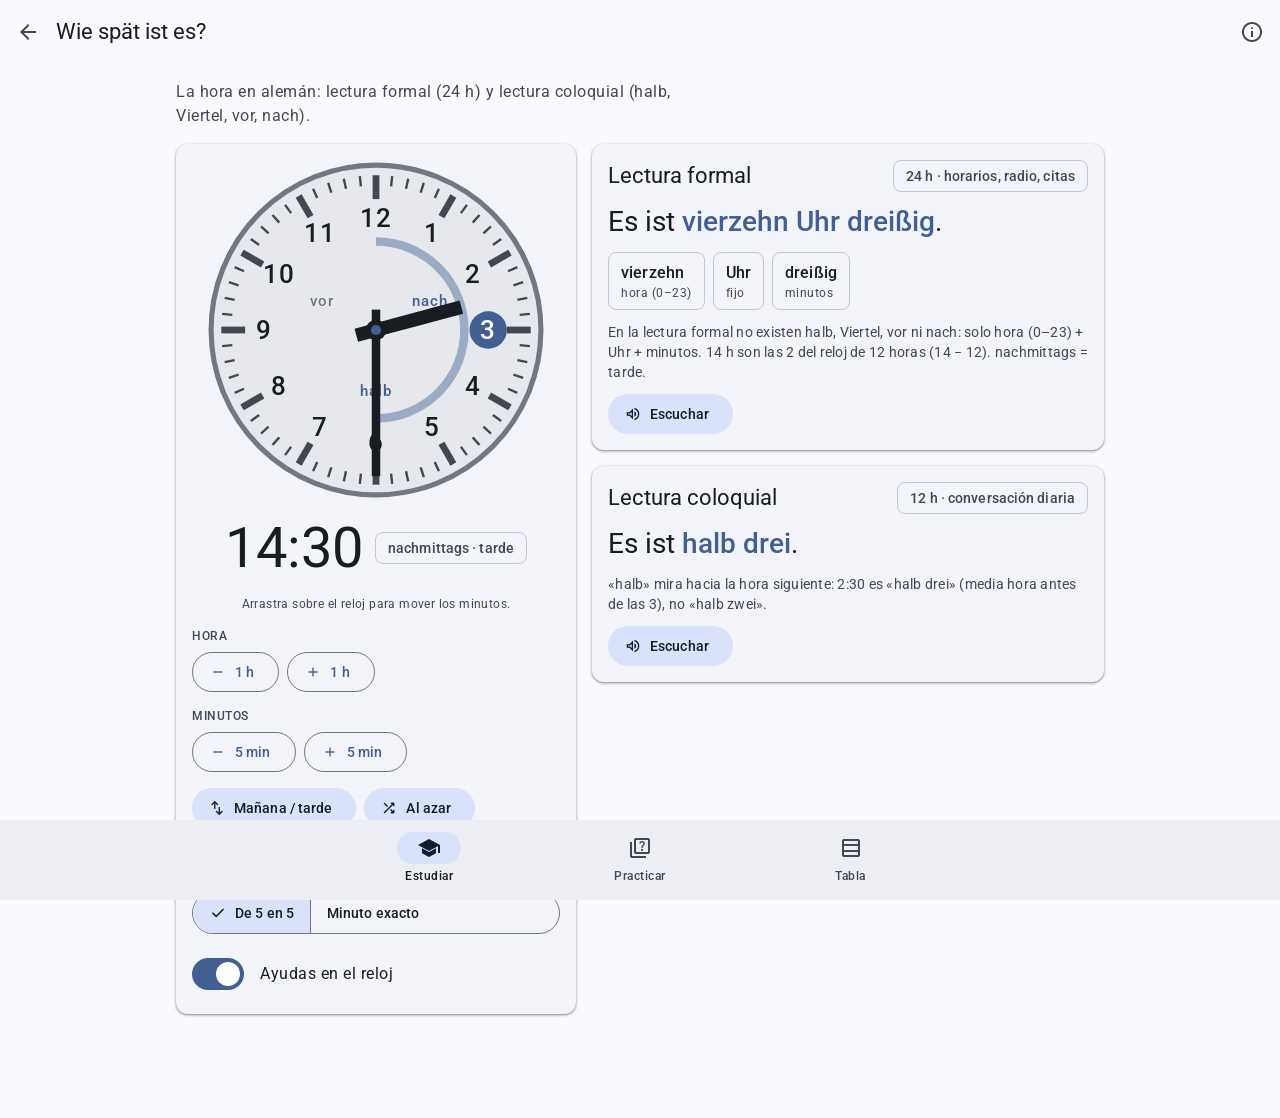
<file: wie-spaet-ist-es/index.html>
<!doctype html>
<html lang="es">
<head>
<meta charset="utf-8">
<meta name="viewport" content="width=device-width, initial-scale=1, viewport-fit=cover">
<meta name="theme-color" content="#F9F9FF" media="(prefers-color-scheme: light)">
<meta name="theme-color" content="#111318" media="(prefers-color-scheme: dark)">
<title>Wie spät ist es?</title>
<link rel="stylesheet" href="https://fonts.googleapis.com/css2?family=Roboto:wght@400;500;700&display=swap">
<link rel="stylesheet" href="https://fonts.googleapis.com/css2?family=Material+Symbols+Outlined:opsz,wght,FILL,GRAD@20..48,400,0..1,0&display=swap">
<link rel="stylesheet" href="../material.css">
<style>
/* Layout: una columna en teléfono; en pantallas anchas el reloj queda fijo a la izquierda y las dos lecturas a la derecha. */
:root{--face:var(--md-surface-container-high);--hand:var(--md-on-surface);--dial:var(--md-primary)}
.lead{margin:8px 0 16px;max-width:60ch}
.ctl{display:flex;flex-direction:column;gap:8px}
.ctl>.t-label-m{color:var(--md-on-surface-variant);text-transform:uppercase}

/* Estudiar */
.study{display:grid;gap:16px}
@media (min-width:880px){
  .study{grid-template-columns:minmax(320px,400px) minmax(0,1fr);align-items:start}
  .clockbox{position:sticky;top:80px}
}
.clockbox{display:flex;flex-direction:column;gap:16px}
.clockwrap{width:100%;max-width:340px;margin:0 auto;touch-action:none;cursor:grab;-webkit-user-select:none;user-select:none}
.clockwrap svg{display:block;width:100%;height:auto}
.digital{display:flex;align-items:center;justify-content:center;gap:12px;flex-wrap:wrap}
.dig{font:400 56px/64px var(--md-font);letter-spacing:0;font-variant-numeric:tabular-nums}
.controls{display:flex;flex-direction:column;gap:16px}
.readout{display:flex;flex-direction:column;gap:16px;min-width:0}
.rd{display:flex;flex-direction:column;gap:12px}
.rd-head{display:flex;align-items:center;justify-content:space-between;gap:8px 12px;flex-wrap:wrap}
.sent{font:400 28px/36px var(--md-font);letter-spacing:0;overflow-wrap:anywhere}
.sent b{font-weight:500;color:var(--md-primary)}
.pat{display:flex;gap:8px;flex-wrap:wrap}
.pc{display:flex;flex-direction:column;padding:8px 12px;border:1px solid var(--md-outline-variant);border-radius:8px}
.pc b{font:500 16px/24px var(--md-font);letter-spacing:.15px}
.pc i{font:400 12px/16px var(--md-font);font-style:normal;color:var(--md-on-surface-variant)}
.alts{list-style:none;margin:0;padding:0;display:flex;flex-direction:column;gap:4px}
.alts b{font-weight:500}
.alts small{margin-left:8px;color:var(--md-on-surface-variant);font-size:13px}

/* Reloj */
.c-face{fill:var(--face);stroke:var(--md-outline);stroke-width:3}
.c-tick{stroke:var(--md-on-surface-variant);stroke-linecap:butt}
.c-num{fill:var(--md-on-surface);font:500 15px var(--md-font);text-anchor:middle;dominant-baseline:central}
.c-num.ref{fill:var(--md-on-primary)}
.c-ref{fill:var(--dial)}
.c-arc{fill:none;stroke:var(--dial);stroke-width:5;opacity:.45}
.c-lab{fill:var(--md-on-surface-variant);opacity:.7;font:500 9px var(--md-font);text-anchor:middle;dominant-baseline:central;letter-spacing:.06em}
.c-lab.on{fill:var(--dial);opacity:1}
.c-hand{fill:var(--hand)}
.c-hub{fill:var(--hand)}
.c-dot{fill:var(--dial)}

/* Practicar */
.stats{display:grid;grid-template-columns:repeat(3,1fr);gap:8px;margin-bottom:16px}
.stat{display:flex;flex-direction:column;padding:12px 16px}
.stat .t-label-m{color:var(--md-on-surface-variant)}
.stat b{font:400 24px/32px var(--md-font);font-variant-numeric:tabular-nums}
.quiz{display:flex;flex-direction:column;gap:16px}
.qtop{display:flex;gap:8px;flex-wrap:wrap}
.qclock{width:100%;max-width:260px;margin:0 auto}
.qclock svg{display:block;width:100%;height:auto}
.qprompt{text-align:center}
.qphrase{text-align:center;font:400 32px/40px var(--md-font);letter-spacing:0;overflow-wrap:anywhere}
.opts{display:grid;gap:12px;grid-template-columns:1fr}
@media (min-width:560px){.opts{grid-template-columns:1fr 1fr}}
.opts.clocks{grid-template-columns:1fr 1fr}
.opt,.optc{position:relative;overflow:hidden;border:1px solid var(--md-outline);border-radius:12px;background:transparent;color:var(--md-on-surface);cursor:pointer;min-width:0;text-align:left;-webkit-tap-highlight-color:transparent}
.opt::before,.optc::before{content:"";position:absolute;inset:0;background:currentColor;opacity:0;transition:opacity .15s}
.opt:hover:not(:disabled)::before,.optc:hover:not(:disabled)::before{opacity:.08}
.opt{display:flex;align-items:center;gap:12px;min-height:56px;padding:8px 16px 8px 12px;font:500 16px/24px var(--md-font);letter-spacing:.15px}
.opt .k{display:grid;place-items:center;flex:none;width:28px;height:28px;border-radius:50%;background:var(--md-surface-container-highest);color:var(--md-on-surface-variant);font:500 13px/16px var(--md-font)}
.opt .t{flex:1;min-width:0;overflow-wrap:anywhere}
.optc{display:flex;flex-direction:column;align-items:center;gap:8px;padding:12px;text-align:center}
.optc svg{display:block;width:100%;max-width:150px;height:auto}
.optc .cap{min-height:24px;font:500 16px/24px var(--md-font);font-variant-numeric:tabular-nums}
.opt:disabled,.optc:disabled{cursor:default;color:var(--md-on-surface)}
.opt.ok,.optc.ok{border-color:transparent;background:var(--md-success-container);color:var(--md-on-success-container)}
.opt.bad,.optc.bad{border-color:transparent;background:var(--md-error-container);color:var(--md-on-error-container)}
.opt.ok .k,.opt.bad .k{background:transparent;color:inherit}
.fbk{display:flex;flex-direction:column;gap:8px}
.fbk h3{font:500 16px/24px var(--md-font);letter-spacing:.15px}
.settings{display:flex;flex-direction:column;gap:16px;margin-top:16px}

/* Tabla */
.rules3{display:grid;gap:8px;grid-template-columns:repeat(auto-fit,minmax(min(100%,200px),1fr));margin-bottom:16px}
.rules3 .md-card{padding:12px 16px}
.rules3 b{display:block;font:500 20px/28px var(--md-font);letter-spacing:0}
.hourbar{display:flex;align-items:center;justify-content:center;gap:8px;flex-wrap:wrap;margin-bottom:8px}
.hourbar .big{min-width:5rem;text-align:center;font:400 28px/36px var(--md-font);letter-spacing:0;font-variant-numeric:tabular-nums}
.trows{overflow:hidden;padding:0}
.trow .td{flex:none;min-width:4.4rem;font:400 22px/28px var(--md-font);letter-spacing:0;font-variant-numeric:tabular-nums}
.trow .md-body{display:flex;flex-direction:column;gap:2px}
.trow .lb{display:inline-block;min-width:5.2rem;color:var(--md-on-surface-variant);font:500 12px/16px var(--md-font);letter-spacing:.5px;text-transform:uppercase}
.trow .v{font:400 16px/24px var(--md-font);overflow-wrap:anywhere}
.trow .alt{display:block;margin-left:5.2rem;color:var(--md-on-surface-variant);font-size:13px;line-height:18px}
</style>
</head>
<body>

<header class="md-top">
  <div class="md-top-in has-action">
    <a class="md-icon-btn" href="../" aria-label="Todas las herramientas"><span class="md-icon" aria-hidden="true">arrow_back</span></a>
    <h1>Wie spät ist es?</h1>
    <a class="md-icon-btn" href="../atribuciones/" aria-label="Atribuciones" title="Atribuciones"><span class="md-icon" aria-hidden="true">info</span></a>
  </div>
</header>

<main class="md-main">
  <p class="t-body-l muted lead">La hora en alemán: lectura formal (24 h) y lectura coloquial (halb, Viertel, vor, nach).</p>
  <section id="view" role="tabpanel"></section>
</main>

<nav class="md-nav" role="tablist" aria-label="Secciones">
  <div class="md-nav-in">
    <button class="md-nav-item" role="tab" data-tab="study" aria-selected="true"><span class="md-nav-ind"><span class="md-icon" aria-hidden="true">school</span></span><span>Estudiar</span></button>
    <button class="md-nav-item" role="tab" data-tab="practice" aria-selected="false"><span class="md-nav-ind"><span class="md-icon" aria-hidden="true">quiz</span></span><span>Practicar</span></button>
    <button class="md-nav-item" role="tab" data-tab="table" aria-selected="false"><span class="md-nav-ind"><span class="md-icon" aria-hidden="true">table_rows</span></span><span>Tabla</span></button>
  </div>
</nav>
<div class="md-snack" id="toast" role="status" aria-live="polite"></div>

<script>
/*LOGIC*/
const UNITS=['null','eins','zwei','drei','vier','fünf','sechs','sieben','acht','neun','zehn','elf','zwölf','dreizehn','vierzehn','fünfzehn','sechzehn','siebzehn','achtzehn','neunzehn'];
const TENS={20:'zwanzig',30:'dreißig',40:'vierzig',50:'fünfzig'};
function num(n,o){
  const ein=!!(o&&o.ein);
  if(n<20){ return (n===1&&ein)?'ein':UNITS[n]; }
  const t=Math.floor(n/10)*10,u=n%10;
  if(u===0) return TENS[t];
  return (u===1?'ein':UNITS[u])+'und'+TENS[t];
}
function pad(n){return String(n).padStart(2,'0');}
function formal(h,m){
  const hs=num(h,{ein:true})+' Uhr';
  return m===0?hs:hs+' '+num(m);
}
function formalWhy(h,m){
  let t='En la lectura formal no existen halb, Viertel, vor ni nach: solo hora (0–23) + Uhr + minutos.';
  if(h===0) t+=' A medianoche se dice «null Uhr».';
  else if(h===12) t+=' «zwölf Uhr» es el mediodía.';
  else if(h>12) t+=' '+h+' h son las '+(h-12)+' del reloj de 12 horas ('+h+' − 12).';
  if(h===1||h===21) t+=' Delante de «Uhr» se dice «ein», no «eins».';
  if(m===1) t+=' El minuto 1 se dice «eins».';
  return t;
}
function colloq(h,m){
  const H=(h%12)||12, N=((h+1)%12)||12;
  const hw=n=>n===1?'eins':num(n);
  const cnt=c=>c===1?'eine Minute':num(c);
  const alts=[]; let main,ref,kind,why;
  if(m===0){
    main=(H===1?'ein':num(H))+' Uhr'; ref=H; kind='punkt';
    if(h===0) alts.push({text:'Mitternacht',note:'medianoche'});
    if(h===12) alts.push({text:'Mittag',note:'mediodía'});
    why='En punto: el número de la hora + «Uhr». La una es «ein Uhr», sin la «s» de «eins».';
  } else if(m===15){
    main='Viertel nach '+hw(H); ref=H; kind='viertelnach';
    alts.push({text:'Viertel '+hw(N),note:'regional: sur y este de Alemania'});
    why='«Viertel nach» = y cuarto. Se apoya en la hora que acaba de pasar ('+H+').';
  } else if(m<25){
    main=cnt(m)+' nach '+hw(H); ref=H; kind='nach';
    if(m===20) alts.push({text:'zehn vor halb '+hw(N),note:'también frecuente'});
    why='Hasta el minuto 24 se cuenta desde la hora que acaba de pasar: minutos + «nach» + esa hora ('+H+').';
  } else if(m<30){
    main=cnt(30-m)+' vor halb '+hw(N); ref=N; kind='vorhalb';
    if(m===25) alts.push({text:'fünfundzwanzig nach '+hw(H),note:'menos usual'});
    why='Faltan '+(30-m)+' min para la media hora: «vor halb» + la hora SIGUIENTE ('+N+'). «halb» siempre mira a la hora que viene.';
  } else if(m===30){
    main='halb '+hw(N); ref=N; kind='halb';
    why='«halb» mira hacia la hora siguiente: '+H+':30 es «halb '+hw(N)+'» (media hora antes de las '+N+'), no «halb '+hw(H)+'».';
  } else if(m<=35){
    main=cnt(m-30)+' nach halb '+hw(N); ref=N; kind='nachhalb';
    if(m===35) alts.push({text:'fünfundzwanzig vor '+hw(N),note:'menos usual'});
    why='Pasaron '+(m-30)+' min de la media: «nach halb» + la hora SIGUIENTE ('+N+').';
  } else if(m===45){
    main='Viertel vor '+hw(N); ref=N; kind='viertelvor';
    alts.push({text:'dreiviertel '+hw(N),note:'regional: sur y este de Alemania'});
    why='«Viertel vor» = menos cuarto. Se apoya en la hora siguiente ('+N+').';
  } else {
    main=cnt(60-m)+' vor '+hw(N); ref=N; kind='vor';
    if(m===40) alts.push({text:'zehn nach halb '+hw(N),note:'también frecuente'});
    why='Desde el minuto 36 se cuenta hacia la hora siguiente: minutos que faltan + «vor» + '+N+'.';
  }
  return {main:main,alts:alts,ref:ref,kind:kind,why:why};
}
function daypart(h){
  if(h<5) return ['nachts','noche'];
  if(h<9) return ['morgens','mañana'];
  if(h<12) return ['vormittags','media mañana'];
  if(h<14) return ['mittags','mediodía'];
  if(h<18) return ['nachmittags','tarde'];
  if(h<22) return ['abends','tarde-noche'];
  return ['nachts','noche'];
}
function allowedMinutes(level){
  if(level===1) return [0,30];
  if(level===2) return [0,15,30,45];
  const a=[]; for(let i=0;i<60;i+=5) a.push(i); return a;
}
/*END-LOGIC*/

(function(){
'use strict';
const view=document.getElementById('view');
const store={
  get:function(){try{return JSON.parse(localStorage.getItem('wse.v1'))||{};}catch(e){return {};}},
  set:function(o){try{localStorage.setItem('wse.v1',JSON.stringify(o));}catch(e){}}
};
const saved=store.get();
const ALLT=['colloq','formal','clock'];
const S={
  tab:'study',
  study:{h:14,m:30,step:5,help:true},
  tableH:7,
  level:[1,2,3].indexOf(saved.level)>=0?saved.level:3,
  types:(Array.isArray(saved.types)?saved.types.filter(function(t){return ALLT.indexOf(t)>=0;}):[]),
  best:saved.best|0,
  streak:0,total:0,correct:0,
  q:null,answered:null,queue:[],prev:null
};
if(!S.types.length) S.types=ALLT.slice();
function persist(){store.set({level:S.level,types:S.types,best:S.best});}
const esc=function(s){return String(s).replace(/[&<>"]/g,function(c){return {'&':'&amp;','<':'&lt;','>':'&gt;','"':'&quot;'}[c];});};
const pick=function(a){return a[Math.floor(Math.random()*a.length)];};
function shuffle(a){for(let i=a.length-1;i>0;i--){const j=Math.floor(Math.random()*(i+1));const t=a[i];a[i]=a[j];a[j]=t;}return a;}
const norm=function(T){return ((T%1440)+1440)%1440;};
const hasSpeech='speechSynthesis' in window&&typeof SpeechSynthesisUtterance!=='undefined';
const ic=function(name,fill){return '<span class="md-icon'+(fill?' fill':'')+'" aria-hidden="true">'+name+'</span>';};
const chip=function(label,pressed,attrs){return '<button class="md-chip" aria-pressed="'+pressed+'" '+attrs+'>'+ic('check')+label+'</button>';};

/* ---------- Dial ---------- */
function pt(deg,r){const a=deg*Math.PI/180;return [100+r*Math.sin(a),100-r*Math.cos(a)];}
function f2(n){return n.toFixed(2);}
function clockSVG(h,m,o){
  o=o||{};
  const annot=!!o.annot, c=o.c||colloq(h,m);
  let s='<svg viewBox="0 0 200 200" role="img" aria-label="Reloj analógico: '+((h%12)||12)+':'+pad(m)+'" xmlns="http://www.w3.org/2000/svg">';
  s+='<circle class="c-face" cx="100" cy="100" r="97"/>';
  for(let i=0;i<60;i++){
    const big=i%5===0, p0=pt(i*6,big?77:85), p1=pt(i*6,91);
    s+='<line class="c-tick" x1="'+f2(p0[0])+'" y1="'+f2(p0[1])+'" x2="'+f2(p1[0])+'" y2="'+f2(p1[1])+'" stroke-width="'+(big?4:1.4)+'"/>';
  }
  if(annot&&m>0){
    const a0=m<=30?0:m*6, a1=m<=30?m*6:360;
    const p0=pt(a0,52), p1=pt(a1,52);
    s+='<path class="c-arc" d="M'+f2(p0[0])+' '+f2(p0[1])+' A52 52 0 '+((a1-a0)>180?1:0)+' 1 '+f2(p1[0])+' '+f2(p1[1])+'"/>';
    const lp=pt(62,36), lv=pt(298,36), lh=pt(180,36);
    s+='<text class="c-lab'+(m<=30?' on':'')+'" x="'+f2(lp[0])+'" y="'+f2(lp[1])+'">nach</text>';
    s+='<text class="c-lab'+(m>30?' on':'')+'" x="'+f2(lv[0])+'" y="'+f2(lv[1])+'">vor</text>';
    s+='<text class="c-lab'+(m===30?' on':'')+'" x="'+f2(lh[0])+'" y="'+f2(lh[1])+'">halb</text>';
  }
  for(let n=1;n<=12;n++){
    const p=pt(n*30,66), isRef=annot&&c.ref===n;
    if(isRef) s+='<circle class="c-ref" cx="'+f2(p[0])+'" cy="'+f2(p[1])+'" r="11"/>';
    s+='<text class="c-num'+(isRef?' ref':'')+'" x="'+f2(p[0])+'" y="'+f2(p[1])+'">'+n+'</text>';
  }
  const ha=(h%12)*30+m*0.5, ma=m*6;
  s+='<g transform="rotate('+ha+' 100 100)"><rect class="c-hand" x="96" y="48" width="8" height="64"/></g>';
  s+='<g transform="rotate('+ma+' 100 100)"><rect class="c-hand" x="97.5" y="14" width="5" height="98"/></g>';
  s+='<circle class="c-hub" cx="100" cy="100" r="6"/><circle class="c-dot" cx="100" cy="100" r="3"/>';
  return s+'</svg>';
}

/* ---------- Voz ---------- */
let toastT=null;
function toast(msg){
  const t=document.getElementById('toast');t.textContent=msg;t.classList.add('show');
  clearTimeout(toastT);toastT=setTimeout(function(){t.classList.remove('show');},2800);
}
function speak(text){
  try{
    if(!hasSpeech){toast('Este navegador no tiene voz sintética.');return;}
    const voices=speechSynthesis.getVoices()||[];
    const v=voices.find(function(x){return x.lang&&x.lang.toLowerCase().indexOf('de')===0;});
    if(voices.length&&!v){toast('No hay una voz en alemán instalada en este dispositivo.');return;}
    speechSynthesis.cancel();
    const u=new SpeechSynthesisUtterance(text);u.lang='de-DE';u.rate=0.85;if(v)u.voice=v;
    speechSynthesis.speak(u);
  }catch(e){toast('No se pudo reproducir el audio.');}
}
function speakBtn(text){
  return hasSpeech?'<button class="md-btn tonal has-icon" data-say="'+esc(text)+'">'+ic('volume_up')+'Escuchar</button>':'';
}

/* ---------- Estudiar ---------- */
function studyHTML(){
  return '<div class="study">'+
  '<div class="md-card elevated clockbox">'+
    '<div class="clockwrap" id="clockwrap"></div>'+
    '<div class="digital"><span class="dig" id="dig"></span><span class="md-chip static" id="dp"></span></div>'+
    '<p class="t-body-s muted" style="text-align:center">Arrastra sobre el reloj para mover los minutos.</p>'+
    '<div class="controls">'+
      '<div class="ctl"><span class="t-label-m">Hora</span><div class="md-row">'+
        '<button class="md-btn outlined has-icon" data-act="h-">'+ic('remove')+'1 h</button>'+
        '<button class="md-btn outlined has-icon" data-act="h+">'+ic('add')+'1 h</button></div></div>'+
      '<div class="ctl"><span class="t-label-m">Minutos</span><div class="md-row">'+
        '<button class="md-btn outlined has-icon" data-act="m-">'+ic('remove')+'<span id="mminus"></span></button>'+
        '<button class="md-btn outlined has-icon" data-act="m+">'+ic('add')+'<span id="mplus"></span></button></div></div>'+
      '<div class="md-row">'+
        '<button class="md-btn tonal has-icon" data-act="ampm">'+ic('swap_vert')+'Mañana / tarde</button>'+
        '<button class="md-btn tonal has-icon" data-act="rand">'+ic('shuffle')+'Al azar</button>'+
        '<button class="md-btn tonal has-icon" data-act="now">'+ic('schedule')+'Hora actual</button></div>'+
      '<div class="md-seg" role="group" aria-label="Paso de minutos"><button id="b5" data-act="step5" aria-pressed="true">'+ic('check')+'De 5 en 5</button><button id="b1" data-act="step1" aria-pressed="false">'+ic('check')+'Minuto exacto</button></div>'+
      '<label class="md-switch"><input type="checkbox" id="bh" role="switch" data-act="help" checked><span class="track"><span class="thumb"></span></span><span class="t-body-l">Ayudas en el reloj</span></label>'+
    '</div>'+
  '</div>'+
  '<div class="readout" id="readout"></div>'+
  '</div>';
}
function readoutHTML(h,m,c){
  const f=formal(h,m), dp=daypart(h);
  const pat='<span class="pc"><b>'+esc(num(h,{ein:true}))+'</b><i>hora (0–23)</i></span>'+
    '<span class="pc"><b>Uhr</b><i>fijo</i></span>'+
    (m>0?'<span class="pc"><b>'+esc(num(m))+'</b><i>minutos</i></span>':'');
  let alts='';
  if(c.alts.length){
    alts='<p class="t-label-m muted">También se dice</p><ul class="alts t-body-l">'+c.alts.map(function(a){
      return '<li><b>'+esc(a.text)+'</b><small>'+esc(a.note)+'</small></li>';}).join('')+'</ul>';
  }
  return '<article class="md-card elevated rd">'+
    '<header class="rd-head"><h2 class="t-title-l">Lectura formal</h2><span class="md-chip static">24 h · horarios, radio, citas</span></header>'+
    '<p class="sent">Es ist <b>'+esc(f)+'</b>.</p>'+
    '<div class="pat">'+pat+'</div>'+
    '<p class="t-body-m muted">'+esc(formalWhy(h,m))+' '+esc(dp[0])+' = '+esc(dp[1])+'.</p>'+
    '<div class="md-row">'+speakBtn('Es ist '+f)+'</div>'+
  '</article>'+
  '<article class="md-card elevated rd">'+
    '<header class="rd-head"><h2 class="t-title-l">Lectura coloquial</h2><span class="md-chip static">12 h · conversación diaria</span></header>'+
    '<p class="sent">Es ist <b>'+esc(c.main)+'</b>.</p>'+
    alts+
    '<p class="t-body-m muted">'+esc(c.why)+'</p>'+
    '<div class="md-row">'+speakBtn('Es ist '+c.main)+'</div>'+
  '</article>';
}
function updateStudy(){
  const st=S.study, h=st.h, m=st.m, c=colloq(h,m), dp=daypart(h);
  document.getElementById('clockwrap').innerHTML=clockSVG(h,m,{annot:st.help,c:c});
  document.getElementById('dig').textContent=pad(h)+':'+pad(m);
  document.getElementById('dp').textContent=dp[0]+' · '+dp[1];
  document.getElementById('readout').innerHTML=readoutHTML(h,m,c);
  document.getElementById('mminus').textContent=st.step+' min';
  document.getElementById('mplus').textContent=st.step+' min';
  document.getElementById('b5').setAttribute('aria-pressed',st.step===5);
  document.getElementById('b1').setAttribute('aria-pressed',st.step===1);
  document.getElementById('bh').checked=st.help;
}
function snap5(){
  const st=S.study;
  let m=Math.round(st.m/5)*5;
  if(m===60){m=0;st.h=(st.h+1)%24;}
  st.m=m;
}
function bindDrag(){
  const w=document.getElementById('clockwrap');
  let drag=false;
  function setFrom(ev,first){
    const svg=w.querySelector('svg'); if(!svg) return;
    const r=svg.getBoundingClientRect();
    const dx=ev.clientX-(r.left+r.width/2), dy=ev.clientY-(r.top+r.height/2);
    if(Math.hypot(dx,dy)<r.width*0.1) return;
    let a=Math.atan2(dx,-dy)*180/Math.PI; if(a<0) a+=360;
    const st=S.study;
    const nm=st.step===5?(Math.round(a/30)*5)%60:Math.round(a/6)%60;
    const prev=st.m;
    if(nm===prev) return;
    if(!first){
      if(prev>=45&&nm<=15) st.h=(st.h+1)%24;
      else if(prev<=15&&nm>=45) st.h=(st.h+23)%24;
    }
    st.m=nm; updateStudy();
  }
  w.addEventListener('pointerdown',function(ev){drag=true;try{w.setPointerCapture(ev.pointerId);}catch(e){}setFrom(ev,true);});
  w.addEventListener('pointermove',function(ev){if(drag) setFrom(ev,false);});
  const end=function(){drag=false;};
  w.addEventListener('pointerup',end);w.addEventListener('pointercancel',end);
}

/* ---------- Tabla ---------- */
function tableHTML(){
  const h=S.tableH, dp=daypart(h);
  let rows='';
  for(let m=0;m<60;m+=5){
    const c=colloq(h,m);
    const alt=c.alts.length?'<span class="alt">también: '+c.alts.map(function(a){return esc(a.text);}).join(' · ')+'</span>':'';
    rows+='<li><button class="md-list-item trow" data-act="load" data-h="'+h+'" data-m="'+m+'">'+
      '<span class="td">'+pad(h)+':'+pad(m)+'</span>'+
      '<span class="md-body">'+
        '<span><span class="lb">Formal</span><span class="v">'+esc(formal(h,m))+'</span></span>'+
        '<span><span class="lb">Coloquial</span><span class="v">'+esc(c.main)+'</span>'+alt+'</span>'+
      '</span>'+ic('chevron_right').replace('md-icon','md-icon trail')+
    '</button></li>';
  }
  return '<div class="rules3">'+
    '<div class="md-card filled"><b>:01 – :24</b><span class="t-body-m muted">minutos + <em>nach</em> + hora actual</span></div>'+
    '<div class="md-card filled"><b>:25 – :35</b><span class="t-body-m muted"><em>halb</em> como referencia, con la hora siguiente</span></div>'+
    '<div class="md-card filled"><b>:36 – :59</b><span class="t-body-m muted">minutos que faltan + <em>vor</em> + hora siguiente</span></div>'+
  '</div>'+
  '<div class="hourbar"><button class="md-icon-btn" data-act="th-" aria-label="Hora anterior">'+ic('chevron_left')+'</button><span class="big">'+pad(h)+' h</span><button class="md-icon-btn" data-act="th+" aria-label="Hora siguiente">'+ic('chevron_right')+'</button><span class="md-chip static">'+esc(dp[0])+' · '+esc(dp[1])+'</span></div>'+
  '<p class="t-body-s muted" style="margin-bottom:8px">Toca una fila para verla en el reloj.</p>'+
  '<ul class="md-list md-card outlined trows">'+rows+'</ul>';
}

/* ---------- Practicar ---------- */
function keyOf(mode,h,m){
  if(mode==='colloq') return colloq(h,m).main;
  if(mode==='formal') return formal(h,m);
  return ((h%12)||12)+':'+m;
}
function makeOptions(mode,h,m){
  const T=h*60+m, mins=allowedMinutes(S.level).concat([m]);
  const seen={}; seen[keyOf(mode,h,m)]=1;
  const out=[], pool=[];
  [-60,-30,-15,-10,-5,5,10,15,30,60].forEach(function(d){pool.push(norm(T+d));});
  pool.push(norm(h*60+((60-m)%60)));
  shuffle(pool);
  const order=(mode==='formal'?[norm(T+720)]:[]).concat(pool);
  order.forEach(function(t){
    if(out.length>=3) return;
    const mm=t%60, hh=Math.floor(t/60);
    if(mins.indexOf(mm)<0) return;
    const k=keyOf(mode,hh,mm);
    if(seen[k]) return; seen[k]=1; out.push({h:hh,m:mm});
  });
  let guard=0;
  while(out.length<3&&guard++<200){
    const hh=Math.floor(Math.random()*24), mm=pick(allowedMinutes(S.level)), k=keyOf(mode,hh,mm);
    if(seen[k]) continue; seen[k]=1; out.push({h:hh,m:mm});
  }
  const opts=out.map(function(x){return {h:x.h,m:x.m,correct:false};});
  opts.push({h:h,m:m,correct:true});
  return shuffle(opts);
}
function newQuestion(){
  S.queue.forEach(function(r){r.wait--;});
  const r=S.queue.find(function(x){return x.wait<=0;});
  let type,pk,h,m,retry=false;
  if(r){
    S.queue.splice(S.queue.indexOf(r),1);
    type=r.type;pk=r.pk;h=r.h;m=r.m;retry=true;
  } else {
    type=pick(S.types);
    const mins=allowedMinutes(S.level);
    let g=0;
    do{h=Math.floor(Math.random()*24);m=pick(mins);g++;}while(S.prev&&S.prev.h===h&&S.prev.m===m&&g<50);
    pk=type==='clock'?pick(['colloq','formal']):type;
  }
  const mode=type==='clock'?'clock':type;
  S.q={type:type,pk:pk,h:h,m:m,retry:retry,options:makeOptions(mode,h,m)};
  S.answered=null;
}
const TLAB={colloq:'Reloj → coloquial',formal:'Reloj → formal',clock:'Frase → reloj'};
const LVL=[null,'Horas y medias','Con cuartos','Cada 5 min'];
function quizHTML(){
  const q=S.q, done=S.answered!==null, c=colloq(q.h,q.m), f=formal(q.h,q.m), dp=daypart(q.h);
  let body='';
  if(q.type==='clock'){
    const phrase=q.pk==='colloq'?'Es ist '+c.main:'Es ist '+f;
    body+='<p class="qphrase">'+esc(phrase)+'</p><p class="qprompt t-body-l muted">¿Qué reloj muestra esta hora?</p>';
    body+='<div class="opts clocks">'+q.options.map(function(o,i){
      const cls=done?(o.correct?' ok':(S.answered===i?' bad':'')):'';
      const cap=done?(((o.h%12)||12)+':'+pad(o.m)):'&nbsp;';
      return '<button class="optc'+cls+'" data-opt="'+i+'"'+(done?' disabled':'')+' aria-label="Reloj '+(i+1)+'">'+
        clockSVG(o.h,o.m,{})+'<span class="cap">'+cap+'</span></button>';
    }).join('')+'</div>';
  } else {
    body+='<div class="qclock">'+clockSVG(q.h,q.m,{})+'</div>';
    body+='<div class="md-row" style="justify-content:center"><span class="md-chip static">'+esc(dp[0])+' · '+esc(dp[1])+'</span></div>';
    body+='<p class="qprompt t-body-l muted">'+(q.type==='colloq'?'¿Cómo se dice en lenguaje coloquial?':'¿Cómo se lee en formal (24 h)?')+'</p>';
    body+='<div class="opts">'+q.options.map(function(o,i){
      const txt=q.type==='colloq'?colloq(o.h,o.m).main:formal(o.h,o.m);
      const cls=done?(o.correct?' ok':(S.answered===i?' bad':'')):'';
      const mk=done?(o.correct?ic('check_circle',true):(S.answered===i?ic('cancel',true):'')):'';
      return '<button class="opt'+cls+'" data-opt="'+i+'"'+(done?' disabled':'')+'><span class="k">'+(i+1)+'</span><span class="t">'+esc(txt)+'</span>'+mk+'</button>';
    }).join('')+'</div>';
  }
  let fb='';
  if(done){
    const ok=q.options[S.answered].correct;
    const why=(q.pk==='formal')?formalWhy(q.h,q.m):c.why;
    fb='<div class="md-card fbk '+(ok?'c-success':'c-error')+'" role="status">'+
      '<h3>'+(ok?'¡Richtig!':'Todavía no')+' · '+pad(q.h)+':'+pad(q.m)+'</h3>'+
      '<p class="t-body-m">Formal: <b>Es ist '+esc(f)+'</b></p>'+
      '<p class="t-body-m">Coloquial: <b>Es ist '+esc(c.main)+'</b></p>'+
      '<p class="t-body-m">'+esc(why)+'</p>'+
      '<div class="md-row" style="margin-top:4px"><button class="md-btn filled" data-act="next" id="nextbtn">Siguiente</button>'+
      speakBtn('Es ist '+(q.pk==='formal'?f:c.main))+'</div>'+
    '</div>';
  }
  const stats='<div class="stats"><div class="md-card filled stat"><span class="t-label-m">Racha</span><b>'+S.streak+'</b></div>'+
    '<div class="md-card filled stat"><span class="t-label-m">Mejor racha</span><b>'+S.best+'</b></div>'+
    '<div class="md-card filled stat"><span class="t-label-m">Aciertos</span><b>'+S.correct+'/'+S.total+'</b></div></div>';
  const settings='<div class="md-card outlined settings">'+
    '<div class="ctl"><span class="t-label-m">Nivel</span><div class="md-chips">'+[1,2,3].map(function(l){
      return chip(LVL[l],S.level===l,'data-act="level" data-v="'+l+'"');}).join('')+'</div></div>'+
    '<div class="ctl"><span class="t-label-m">Tipos de ejercicio</span><div class="md-chips">'+ALLT.map(function(t){
      return chip(TLAB[t],S.types.indexOf(t)>=0,'data-act="type" data-v="'+t+'"');}).join('')+'</div></div>'+
  '</div>';
  return stats+'<div class="md-card elevated quiz"><div class="qtop"><span class="md-chip static">'+TLAB[q.type]+'</span>'+(q.retry?'<span class="md-chip static accent">Repaso de un fallo</span>':'')+'</div>'+body+fb+'</div>'+settings;
}
function renderPractice(){
  view.innerHTML=quizHTML();
  if(S.answered!==null){const b=document.getElementById('nextbtn');if(b)b.focus({preventScroll:true});}
}
function answer(i){
  if(S.answered!==null||!S.q||i<0||i>=S.q.options.length) return;
  const q=S.q; S.answered=i; S.total++;
  if(q.options[i].correct){S.correct++;S.streak++;if(S.streak>S.best)S.best=S.streak;}
  else{S.streak=0;S.queue.push({type:q.type,pk:q.pk,h:q.h,m:q.m,wait:3+Math.floor(Math.random()*3)});}
  S.prev={h:q.h,m:q.m};
  persist();renderPractice();
}
function nextQ(){newQuestion();renderPractice();}

/* ---------- Navegación y eventos ---------- */
function setTab(t){
  S.tab=t;
  document.querySelectorAll('.md-nav-item').forEach(function(b){
    const on=b.dataset.tab===t;b.setAttribute('aria-selected',on?'true':'false');b.tabIndex=on?0:-1;
  });
  if(t==='study'){view.innerHTML=studyHTML();updateStudy();bindDrag();}
  else if(t==='practice'){if(!S.q)newQuestion();renderPractice();}
  else{view.innerHTML=tableHTML();}
}
document.querySelector('.md-nav').addEventListener('click',function(e){
  const b=e.target.closest('.md-nav-item');if(b){setTab(b.dataset.tab);window.scrollTo(0,0);}
});
view.addEventListener('click',function(e){
  const say=e.target.closest('[data-say]');
  if(say){speak(say.dataset.say);return;}
  const op=e.target.closest('[data-opt]');
  if(op){answer(parseInt(op.dataset.opt,10));return;}
  const b=e.target.closest('[data-act]');if(!b)return;
  const a=b.dataset.act, st=S.study;
  if(S.tab==='study'){
    if(a==='h-')st.h=(st.h+23)%24;
    else if(a==='h+')st.h=(st.h+1)%24;
    else if(a==='m-'||a==='m+'){
      const T=norm(st.h*60+st.m+(a==='m+'?st.step:-st.step));
      st.h=Math.floor(T/60);st.m=T%60;
    }
    else if(a==='ampm')st.h=(st.h+12)%24;
    else if(a==='rand'){st.h=Math.floor(Math.random()*24);st.m=st.step===5?pick(allowedMinutes(3)):Math.floor(Math.random()*60);}
    else if(a==='now'){const d=new Date();st.h=d.getHours();st.m=d.getMinutes();if(st.step===5)snap5();}
    else if(a==='step5'){st.step=5;snap5();}
    else if(a==='step1')st.step=1;
    else if(a==='help')st.help=b.checked;
    updateStudy();
  } else if(S.tab==='table'){
    if(a==='th-'){S.tableH=(S.tableH+23)%24;view.innerHTML=tableHTML();}
    else if(a==='th+'){S.tableH=(S.tableH+1)%24;view.innerHTML=tableHTML();}
    else if(a==='load'){st.h=parseInt(b.dataset.h,10);st.m=parseInt(b.dataset.m,10);setTab('study');window.scrollTo(0,0);}
  } else if(S.tab==='practice'){
    if(a==='next')nextQ();
    else if(a==='level'){S.level=parseInt(b.dataset.v,10);persist();S.queue=[];newQuestion();renderPractice();}
    else if(a==='type'){
      const v=b.dataset.v, i=S.types.indexOf(v);
      if(i>=0){if(S.types.length>1)S.types.splice(i,1);}else S.types.push(v);
      persist();
      if(S.answered===null){newQuestion();}
      renderPractice();
    }
  }
});
document.addEventListener('keydown',function(e){
  if(S.tab!=='practice'||e.metaKey||e.ctrlKey||e.altKey)return;
  if(e.target&&e.target.matches&&e.target.matches('input,textarea,select'))return;
  if(S.answered===null&&['1','2','3','4'].indexOf(e.key)>=0){answer(parseInt(e.key,10)-1);}
  else if(S.answered!==null&&(e.key==='n'||(e.key==='Enter'&&!(e.target&&e.target.closest&&e.target.closest('button'))))){e.preventDefault();nextQ();}
});
if(hasSpeech){try{speechSynthesis.getVoices();}catch(e){}}
setTab('study');
})();
</script>
</body>
</html>
</file>
<file: material.css>
/*
  Material Design 3 para todas las herramientas.
  Componentes: top app bar, navigation bar, cards (elevated/filled/outlined), buttons (filled/tonal/outlined/text),
  icon buttons, segmented buttons, chips, list items, text field, switch, linear progress, snackbar.
  Tipografía: Roboto. Iconos: Material Symbols Outlined. Colores: esquema M3 azul (claro y oscuro) con un color
  de éxito extra (verde) para respuestas correctas.
*/
:root{
  --md-primary:#415F91; --md-on-primary:#FFFFFF; --md-primary-container:#D6E3FF; --md-on-primary-container:#001B3E;
  --md-secondary:#565F71; --md-on-secondary:#FFFFFF; --md-secondary-container:#DAE2F9; --md-on-secondary-container:#131C2B;
  --md-tertiary:#705575; --md-on-tertiary:#FFFFFF; --md-tertiary-container:#FAD8FD; --md-on-tertiary-container:#28132E;
  --md-error:#BA1A1A; --md-on-error:#FFFFFF; --md-error-container:#FFDAD6; --md-on-error-container:#410002;
  --md-success:#1F6C41; --md-on-success:#FFFFFF; --md-success-container:#A7F2BE; --md-on-success-container:#00210F;
  --md-surface:#F9F9FF; --md-on-surface:#191C20; --md-on-surface-variant:#44474E;
  --md-outline:#74777F; --md-outline-variant:#C4C6D0;
  --md-surface-container-lowest:#FFFFFF; --md-surface-container-low:#F3F3FA; --md-surface-container:#EDEDF4;
  --md-surface-container-high:#E7E8EE; --md-surface-container-highest:#E2E2E9;
  --md-inverse-surface:#2E3036; --md-inverse-on-surface:#F0F0F7; --md-inverse-primary:#AAC7FF;
  --md-elev1:0 1px 2px rgba(0,0,0,.3),0 1px 3px 1px rgba(0,0,0,.15);
  --md-elev3:0 1px 3px rgba(0,0,0,.3),0 4px 8px 3px rgba(0,0,0,.15);
  --md-font:Roboto,system-ui,-apple-system,"Segoe UI",sans-serif;
  color-scheme:light;
}
@media (prefers-color-scheme:dark){:root:not([data-theme="light"]){
  --md-primary:#AAC7FF; --md-on-primary:#0A305F; --md-primary-container:#284777; --md-on-primary-container:#D6E3FF;
  --md-secondary:#BEC6DC; --md-on-secondary:#283141; --md-secondary-container:#3E4759; --md-on-secondary-container:#DAE2F9;
  --md-tertiary:#DDBCE0; --md-on-tertiary:#3F2844; --md-tertiary-container:#573E5C; --md-on-tertiary-container:#FAD8FD;
  --md-error:#FFB4AB; --md-on-error:#690005; --md-error-container:#93000A; --md-on-error-container:#FFDAD6;
  --md-success:#8CD6A1; --md-on-success:#00391D; --md-success-container:#00522D; --md-on-success-container:#A7F2BE;
  --md-surface:#111318; --md-on-surface:#E2E2E9; --md-on-surface-variant:#C4C6D0;
  --md-outline:#8E9099; --md-outline-variant:#44474E;
  --md-surface-container-lowest:#0C0E13; --md-surface-container-low:#191C20; --md-surface-container:#1D2024;
  --md-surface-container-high:#282A2F; --md-surface-container-highest:#33353A;
  --md-inverse-surface:#E2E2E9; --md-inverse-on-surface:#2E3036; --md-inverse-primary:#415F91;
  color-scheme:dark;
}}
:root[data-theme="dark"]{
  --md-primary:#AAC7FF; --md-on-primary:#0A305F; --md-primary-container:#284777; --md-on-primary-container:#D6E3FF;
  --md-secondary:#BEC6DC; --md-on-secondary:#283141; --md-secondary-container:#3E4759; --md-on-secondary-container:#DAE2F9;
  --md-tertiary:#DDBCE0; --md-on-tertiary:#3F2844; --md-tertiary-container:#573E5C; --md-on-tertiary-container:#FAD8FD;
  --md-error:#FFB4AB; --md-on-error:#690005; --md-error-container:#93000A; --md-on-error-container:#FFDAD6;
  --md-success:#8CD6A1; --md-on-success:#00391D; --md-success-container:#00522D; --md-on-success-container:#A7F2BE;
  --md-surface:#111318; --md-on-surface:#E2E2E9; --md-on-surface-variant:#C4C6D0;
  --md-outline:#8E9099; --md-outline-variant:#44474E;
  --md-surface-container-lowest:#0C0E13; --md-surface-container-low:#191C20; --md-surface-container:#1D2024;
  --md-surface-container-high:#282A2F; --md-surface-container-highest:#33353A;
  --md-inverse-surface:#E2E2E9; --md-inverse-on-surface:#2E3036; --md-inverse-primary:#415F91;
  color-scheme:dark;
}

/* Base */
*{box-sizing:border-box}
html{-webkit-text-size-adjust:100%}
body{margin:0;background:var(--md-surface);color:var(--md-on-surface);font:400 16px/24px var(--md-font);letter-spacing:.5px}
button,input{font:inherit;color:inherit;letter-spacing:inherit}
h1,h2,h3,p{margin:0}
[hidden]{display:none!important}
:focus-visible{outline:2px solid var(--md-primary);outline-offset:2px}
.muted{color:var(--md-on-surface-variant)}

/* Escala tipográfica */
.t-display-s{font:400 36px/44px var(--md-font);letter-spacing:0}
.t-headline-m{font:400 28px/36px var(--md-font);letter-spacing:0}
.t-headline-s{font:400 24px/32px var(--md-font);letter-spacing:0}
.t-title-l{font:400 22px/28px var(--md-font);letter-spacing:0}
.t-title-m{font:500 16px/24px var(--md-font);letter-spacing:.15px}
.t-title-s{font:500 14px/20px var(--md-font);letter-spacing:.1px}
.t-body-l{font:400 16px/24px var(--md-font);letter-spacing:.5px}
.t-body-m{font:400 14px/20px var(--md-font);letter-spacing:.25px}
.t-body-s{font:400 12px/16px var(--md-font);letter-spacing:.4px}
.t-label-l{font:500 14px/20px var(--md-font);letter-spacing:.1px}
.t-label-m{font:500 12px/16px var(--md-font);letter-spacing:.5px}

/* Iconos (Material Symbols). Si la fuente no carga, el ancho fijo recorta el texto de la ligadura. */
.md-icon{flex:none;display:inline-block;width:24px;height:24px;overflow:hidden;font-family:"Material Symbols Outlined";font-weight:400;font-style:normal;font-size:24px;line-height:1;letter-spacing:normal;text-transform:none;white-space:nowrap;direction:ltr;-webkit-font-feature-settings:"liga";font-feature-settings:"liga";-webkit-font-smoothing:antialiased;font-variation-settings:"FILL" 0,"wght" 400,"GRAD" 0,"opsz" 24;user-select:none}
.md-icon.fill{font-variation-settings:"FILL" 1,"wght" 400,"GRAD" 0,"opsz" 24}

/* Capa de estado (hover / foco / presionado) */
.md-btn::before,.md-icon-btn::before,.md-chip::before,.md-seg button::before,.md-list-item::before,.md-card-link::before,.md-nav-ind::before{content:"";position:absolute;inset:0;background:currentColor;opacity:0;transition:opacity .15s;pointer-events:none;border-radius:inherit}
.md-btn:hover::before,.md-icon-btn:hover::before,.md-chip:hover::before,.md-seg button:hover::before,.md-list-item:hover::before,.md-card-link:hover::before,.md-nav-item:hover .md-nav-ind::before{opacity:.08}
.md-btn:focus-visible::before,.md-icon-btn:focus-visible::before,.md-chip:focus-visible::before,.md-seg button:focus-visible::before,.md-list-item:focus-visible::before,.md-card-link:focus-visible::before{opacity:.1}
.md-btn:active::before,.md-icon-btn:active::before,.md-chip:active::before,.md-seg button:active::before,.md-list-item:active::before,.md-card-link:active::before,.md-nav-item:active .md-nav-ind::before{opacity:.1}

/* Top app bar */
.md-top{position:sticky;top:0;z-index:5;background:var(--md-surface);color:var(--md-on-surface);padding-top:env(safe-area-inset-top,0px)}
.md-top-in{display:flex;align-items:center;gap:4px;height:64px;padding-left:max(4px,env(safe-area-inset-left,0px));padding-right:max(16px,env(safe-area-inset-right,0px))}
.md-top-in.has-action{padding-right:max(4px,env(safe-area-inset-right,0px))}
.md-top-in.pad-start{padding-left:max(16px,env(safe-area-inset-left,0px))}
.md-top h1{flex:1;min-width:0;overflow:hidden;text-overflow:ellipsis;white-space:nowrap;font:400 22px/28px var(--md-font);letter-spacing:0}

/* Contenido */
.md-main{max-width:960px;margin:0 auto;padding-top:8px;padding-bottom:calc(104px + env(safe-area-inset-bottom,0px));padding-left:max(16px,env(safe-area-inset-left,0px));padding-right:max(16px,env(safe-area-inset-right,0px))}
.md-main.no-nav{padding-bottom:calc(32px + env(safe-area-inset-bottom,0px))}

/* Navigation bar */
.md-nav{position:fixed;left:0;right:0;bottom:0;z-index:6;background:var(--md-surface-container);padding-bottom:env(safe-area-inset-bottom,0px)}
.md-nav-in{display:flex;gap:8px;max-width:640px;margin:0 auto;padding:12px 8px 16px}
.md-nav-item{flex:1;min-width:0;display:flex;flex-direction:column;align-items:center;gap:4px;padding:0;border:0;background:transparent;color:var(--md-on-surface-variant);font:500 12px/16px var(--md-font);letter-spacing:.5px;cursor:pointer;-webkit-tap-highlight-color:transparent}
.md-nav-ind{position:relative;display:grid;place-items:center;width:64px;height:32px;border-radius:16px;overflow:hidden;transition:background .2s}
.md-nav-item[aria-selected="true"]{color:var(--md-on-surface)}
.md-nav-item[aria-selected="true"] .md-nav-ind{background:var(--md-secondary-container);color:var(--md-on-secondary-container)}
.md-nav-item[aria-selected="true"] .md-icon{font-variation-settings:"FILL" 1,"wght" 400,"GRAD" 0,"opsz" 24}

/* Buttons */
.md-btn{position:relative;display:inline-flex;align-items:center;justify-content:center;gap:8px;min-height:40px;padding:0 24px;border:0;border-radius:999px;background:transparent;color:var(--md-primary);font:500 14px/20px var(--md-font);letter-spacing:.1px;text-decoration:none;cursor:pointer;overflow:hidden;-webkit-tap-highlight-color:transparent}
.md-btn.has-icon{padding-left:16px}
.md-btn .md-icon{width:18px;height:18px;font-size:18px;font-variation-settings:"FILL" 0,"wght" 400,"GRAD" 0,"opsz" 20}
.md-btn.filled{background:var(--md-primary);color:var(--md-on-primary)}
.md-btn.tonal{background:var(--md-secondary-container);color:var(--md-on-secondary-container)}
.md-btn.outlined{border:1px solid var(--md-outline);color:var(--md-primary)}
.md-btn.elevated{background:var(--md-surface-container-low);color:var(--md-primary);box-shadow:var(--md-elev1)}
.md-btn.text{padding:0 12px}
.md-btn.text.has-icon{padding-left:12px}
.md-btn.lg{min-height:56px;font-size:16px;line-height:24px}
.md-btn.block{width:100%}
.md-btn:disabled{opacity:.38;cursor:default;pointer-events:none}
.md-icon-btn{position:relative;display:inline-grid;place-items:center;flex:none;width:48px;height:48px;padding:0;border:0;border-radius:50%;background:transparent;color:var(--md-on-surface-variant);text-decoration:none;cursor:pointer;-webkit-tap-highlight-color:transparent}
.md-icon-btn::before{inset:4px}
.md-icon-btn:disabled{opacity:.38;cursor:default}

/* Cards */
.md-card{position:relative;display:block;border:0;border-radius:12px;padding:16px;background:var(--md-surface-container-highest);color:var(--md-on-surface)}
.md-card.elevated{background:var(--md-surface-container-low);box-shadow:var(--md-elev1)}
.md-card.outlined{background:var(--md-surface);border:1px solid var(--md-outline-variant)}
.md-card.c-primary{background:var(--md-primary-container);color:var(--md-on-primary-container)}
.md-card.c-success{background:var(--md-success-container);color:var(--md-on-success-container)}
.md-card.c-error{background:var(--md-error-container);color:var(--md-on-error-container)}
.md-card.c-secondary{background:var(--md-secondary-container);color:var(--md-on-secondary-container)}
.md-card-link{text-decoration:none;cursor:pointer;overflow:hidden;-webkit-tap-highlight-color:transparent}
.md-card-row{display:flex;align-items:center;gap:16px}
.md-avatar{flex:none;display:grid;place-items:center;width:40px;height:40px;border-radius:50%;background:var(--md-primary-container);color:var(--md-on-primary-container)}
.md-body{flex:1;min-width:0}

/* Chips */
.md-chips{display:flex;flex-wrap:wrap;gap:8px}
.md-chip{position:relative;display:inline-flex;align-items:center;gap:8px;height:32px;padding:0 16px;border:1px solid var(--md-outline);border-radius:8px;background:transparent;color:var(--md-on-surface-variant);font:500 14px/20px var(--md-font);letter-spacing:.1px;cursor:pointer;overflow:hidden;white-space:nowrap;-webkit-tap-highlight-color:transparent}
.md-chip .md-icon{display:none;width:18px;height:18px;font-size:18px}
.md-chip[aria-pressed="true"]{padding-left:8px;border-color:transparent;background:var(--md-secondary-container);color:var(--md-on-secondary-container)}
.md-chip[aria-pressed="true"] .md-icon{display:inline-block}
.md-chip.static{height:auto;min-height:32px;padding:4px 12px;border-color:var(--md-outline-variant);cursor:default;white-space:normal}
.md-chip.static::before{display:none}
.md-chip.static.accent{border-color:transparent;background:var(--md-tertiary-container);color:var(--md-on-tertiary-container)}

/* Segmented buttons */
.md-seg{display:inline-flex;max-width:100%;border:1px solid var(--md-outline);border-radius:999px;overflow:hidden}
.md-seg button{position:relative;display:inline-flex;align-items:center;justify-content:center;gap:8px;min-width:0;height:40px;padding:0 16px;border:0;border-left:1px solid var(--md-outline);background:transparent;color:var(--md-on-surface);font:500 14px/20px var(--md-font);letter-spacing:.1px;cursor:pointer;-webkit-tap-highlight-color:transparent}
.md-seg button:first-child{border-left:0}
.md-seg button .md-icon{display:none;width:18px;height:18px;font-size:18px}
.md-seg button[aria-pressed="true"]{background:var(--md-secondary-container);color:var(--md-on-secondary-container)}
.md-seg button[aria-pressed="true"] .md-icon{display:inline-block}

/* Lists */
.md-list{list-style:none;margin:0;padding:0}
.md-list>li+li{border-top:1px solid var(--md-outline-variant)}
.md-list-item{position:relative;display:flex;align-items:center;gap:16px;width:100%;min-height:56px;padding:8px 16px;border:0;background:transparent;color:var(--md-on-surface);text-align:left;cursor:pointer;overflow:hidden;-webkit-tap-highlight-color:transparent}
.md-list-item .md-icon.trail{color:var(--md-on-surface-variant)}

/* Text field (outlined) */
.md-field{position:relative;display:block}
.md-field input{width:100%;height:56px;padding:0 16px;border:1px solid var(--md-outline);border-radius:4px;background:transparent;color:var(--md-on-surface);font:400 16px/24px var(--md-font);letter-spacing:.5px}
.md-field input:hover{border-color:var(--md-on-surface)}
.md-field input:focus{outline:0;border-color:var(--md-primary);box-shadow:inset 0 0 0 1px var(--md-primary)}
.md-field span{position:absolute;left:12px;top:16px;padding:0 4px;color:var(--md-on-surface-variant);font:400 16px/24px var(--md-font);pointer-events:none;transition:top .15s,font-size .15s,line-height .15s}
.md-field input:focus+span,.md-field input:not(:placeholder-shown)+span{top:-8px;font-size:12px;line-height:16px;background:var(--md-surface)}
.md-field input:focus+span{color:var(--md-primary)}

/* Switch */
.md-switch{display:inline-flex;align-items:center;gap:16px;cursor:pointer;min-height:48px}
.md-switch input{position:absolute;opacity:0;width:1px;height:1px}
.md-switch .track{position:relative;flex:none;width:52px;height:32px;border:2px solid var(--md-outline);border-radius:16px;background:var(--md-surface-container-highest);transition:background .15s,border-color .15s}
.md-switch .thumb{position:absolute;top:50%;left:6px;width:16px;height:16px;margin-top:-8px;border-radius:50%;background:var(--md-outline);transition:left .15s,width .15s,height .15s,margin-top .15s,background .15s}
.md-switch input:checked+.track{background:var(--md-primary);border-color:var(--md-primary)}
.md-switch input:checked+.track .thumb{left:22px;width:24px;height:24px;margin-top:-12px;background:var(--md-on-primary)}
.md-switch input:focus-visible+.track{outline:2px solid var(--md-primary);outline-offset:2px}

/* Progress */
.md-progress{height:4px;border-radius:2px;background:var(--md-secondary-container);overflow:hidden}
.md-progress i{display:block;height:100%;width:0;border-radius:2px;background:var(--md-primary);transition:width .2s}

/* Snackbar */
.md-snack{position:fixed;left:50%;bottom:calc(104px + env(safe-area-inset-bottom,0px));z-index:20;min-width:min(344px,92vw);max-width:min(560px,92vw);padding:14px 16px;border-radius:4px;background:var(--md-inverse-surface);color:var(--md-inverse-on-surface);box-shadow:var(--md-elev3);font:400 14px/20px var(--md-font);letter-spacing:.25px;opacity:0;transform:translate(-50%,8px);pointer-events:none;transition:opacity .15s,transform .15s}
.md-snack.show{opacity:1;transform:translate(-50%,0)}

/* Utilidades */
.md-row{display:flex;flex-wrap:wrap;align-items:center;gap:8px}
.md-divider{height:1px;border:0;margin:0;background:var(--md-outline-variant)}
.md-gender-der{--c:var(--md-primary);--on-c:var(--md-on-primary);--cc:var(--md-primary-container);--on-cc:var(--md-on-primary-container)}
.md-gender-die{--c:var(--md-error);--on-c:var(--md-on-error);--cc:var(--md-error-container);--on-cc:var(--md-on-error-container)}
.md-gender-das{--c:var(--md-success);--on-c:var(--md-on-success);--cc:var(--md-success-container);--on-cc:var(--md-on-success-container)}

@media (prefers-reduced-motion:reduce){*,*::before,*::after{transition:none!important;animation:none!important}}
</file>
